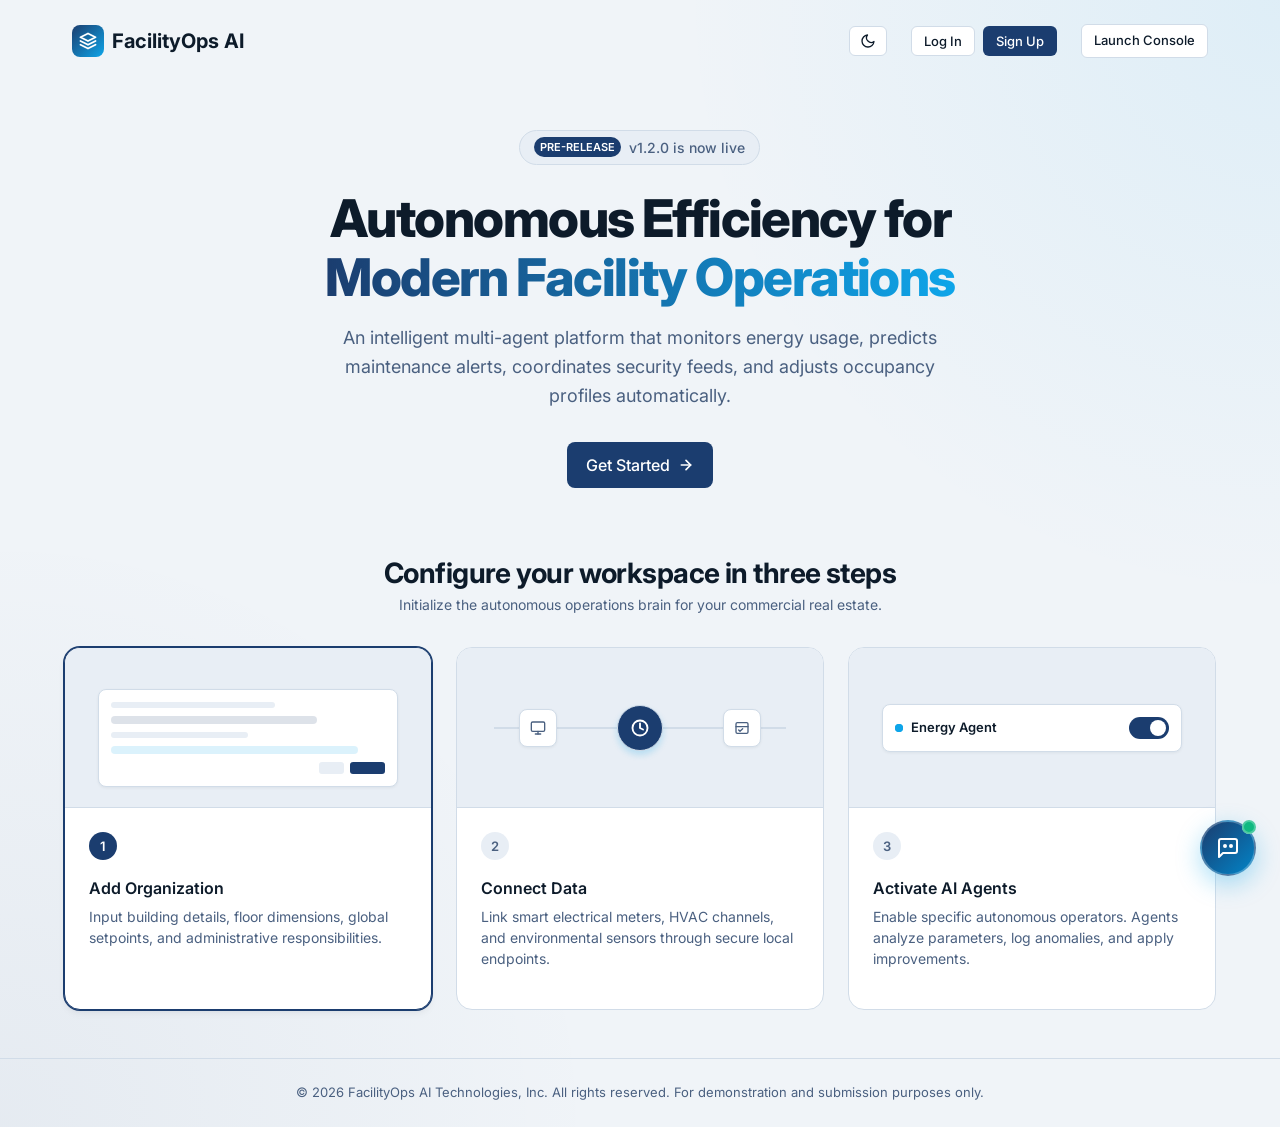
<file: index.html>
<!DOCTYPE html>
<html lang="en">
<head>
  <meta charset="UTF-8">
  <meta name="viewport" content="width=device-width, initial-scale=1.0">
  <title>Agentic FacilityOps AI Platform | Welcome</title>
  <link rel="stylesheet" href="style.css">
</head>
<body class="landing-body">

  <!-- Minimal Header -->
  <header class="landing-header">
    <div class="brand">
      <div class="brand-icon">
        <svg viewBox="0 0 24 24">
          <path d="M12 2L2 7l10 5 10-5-10-5zM2 17l10 5 10-5M2 12l10 5 10-5" stroke-linecap="round" stroke-linejoin="round"/>
        </svg>
      </div>
      <span>FacilityOps AI</span>
    </div>
    <div class="landing-nav-links">
      <button class="btn btn-secondary btn-sm" id="theme-toggle" aria-label="Toggle Dark/Light Mode" style="padding: 6px 10px;">
        <svg class="theme-icon-moon" width="16" height="16" viewBox="0 0 24 24" fill="none" stroke="currentColor" stroke-width="2" stroke-linecap="round" stroke-linejoin="round">
          <path d="M21 12.79A9 9 0 1 1 11.21 3 7 7 0 0 0 21 12.79z"></path>
        </svg>
        <svg class="theme-icon-sun" width="16" height="16" viewBox="0 0 24 24" fill="none" stroke="currentColor" stroke-width="2" stroke-linecap="round" stroke-linejoin="round" style="display: none;">
          <circle cx="12" cy="12" r="5"></circle>
          <line x1="12" y1="1" x2="12" y2="3"></line>
          <line x1="12" y1="21" x2="12" y2="23"></line>
          <line x1="4.22" y1="4.22" x2="5.64" y2="5.64"></line>
          <line x1="18.36" y1="18.36" x2="19.78" y2="19.78"></line>
          <line x1="1" y1="12" x2="3" y2="12"></line>
          <line x1="21" y1="12" x2="23" y2="12"></line>
          <line x1="4.22" y1="19.78" x2="5.64" y2="18.36"></line>
          <line x1="18.36" y1="5.64" x2="19.78" y2="4.22"></line>
        </svg>
      </button>
      <div id="auth-nav-container" style="display: inline-flex; align-items: center; gap: 8px;">
        <button class="btn btn-secondary btn-sm" id="nav-login-btn">Log In</button>
        <button class="btn btn-primary btn-sm" id="nav-signup-btn">Sign Up</button>
      </div>
      <a href="dashboard.html" class="btn btn-secondary btn-sm" id="launch-console-btn">Launch Console</a>
    </div>
  </header>

  <!-- Hero Section -->
  <main class="hero">
    <div class="hero-badge">
      <span class="hero-badge-tag">Pre-release</span>
      <span class="text-sm font-medium text-muted">v1.2.0 is now live</span>
    </div>
    <h1>Autonomous Efficiency for <br><span>Modern Facility Operations</span></h1>
    <p>
      An intelligent multi-agent platform that monitors energy usage, predicts maintenance alerts, coordinates security feeds, and adjusts occupancy profiles automatically.
    </p>
    <div style="margin-bottom: var(--space-4);">
      <a href="dashboard.html" class="btn btn-primary" id="hero-get-started">
        Get Started
        <svg width="16" height="16" viewBox="0 0 24 24" fill="none" stroke="currentColor" stroke-width="2.5" stroke-linecap="round" stroke-linejoin="round">
          <line x1="5" y1="12" x2="19" y2="12"></line>
          <polyline points="12 5 19 12 12 19"></polyline>
        </svg>
      </a>
    </div>
  </main>

  <!-- Onboarding Grid Section -->
  <section class="onboarding-section">
    <div class="onboarding-title">
      <h2>Configure your workspace in three steps</h2>
      <p class="text-sm text-muted">Initialize the autonomous operations brain for your commercial real estate.</p>
    </div>

    <div class="onboarding-grid">
      <!-- Step 1: Add Organization -->
      <article class="onboarding-card active-step">
        <div class="onboarding-card-visual">
          <div class="visual-form">
            <div class="visual-form-line"></div>
            <div class="visual-form-line" style="width: 75%; height: 8px; background: var(--color-primary); opacity: 0.15; border-radius: 4px;"></div>
            <div class="visual-form-line" style="width: 50%;"></div>
            <div class="visual-form-line" style="width: 90%; height: 8px; background: var(--color-accent); opacity: 0.15; border-radius: 4px;"></div>
            <div style="display: flex; gap: 6px; justify-content: flex-end; margin-top: 6px;">
              <div style="width: 25px; height: 12px; background: var(--color-hover); border-radius: 3px;"></div>
              <div style="width: 35px; height: 12px; background: var(--color-primary); border-radius: 3px;"></div>
            </div>
          </div>
        </div>
        <div class="onboarding-card-body">
          <div class="onboarding-step-num">1</div>
          <h3 class="text-base font-semibold" style="margin-bottom: 6px;">Add Organization</h3>
          <p class="text-sm text-muted" style="margin-bottom: var(--space-2);">
            Input building details, floor dimensions, global setpoints, and administrative responsibilities.
          </p>
        </div>
      </article>

      <!-- Step 2: Connect Data -->
      <article class="onboarding-card">
        <div class="onboarding-card-visual">
          <div class="visual-connectors">
            <!-- BMS Node -->
            <div class="connector-node" title="Building Management System">
              <svg width="16" height="16" viewBox="0 0 24 24" fill="none" stroke="currentColor" stroke-width="2" stroke-linecap="round" stroke-linejoin="round">
                <rect x="2" y="3" width="20" height="14" rx="2" ry="2"></rect>
                <line x1="8" y1="21" x2="16" y2="21"></line>
                <line x1="12" y1="17" x2="12" y2="21"></line>
              </svg>
            </div>
            
            <!-- Central Node -->
            <div class="connector-node connector-center" title="FacilityOps AI Core">
              <svg width="18" height="18" viewBox="0 0 24 24" fill="none" stroke="currentColor" stroke-width="2.5" stroke-linecap="round" stroke-linejoin="round">
                <path d="M12 22c5.523 0 10-4.477 10-10S17.523 2 12 2 2 6.477 2 12s4.477 10 10 10z"></path>
                <path d="M12 6v6l4 2"></path>
              </svg>
            </div>

            <!-- Smart Meter Node -->
            <div class="connector-node" title="Smart Meters & Sensors">
              <svg width="16" height="16" viewBox="0 0 24 24" fill="none" stroke="currentColor" stroke-width="2" stroke-linecap="round" stroke-linejoin="round">
                <rect x="3" y="4" width="18" height="16" rx="2" ry="2"></rect>
                <line x1="3" y1="10" x2="21" y2="10"></line>
                <path d="M7 15l2 2 4-4"></path>
              </svg>
            </div>
            
            <!-- Connecting lines -->
            <div class="connector-line"></div>
            <div class="connector-line-pulse"></div>
          </div>
        </div>
        <div class="onboarding-card-body">
          <div class="onboarding-step-num">2</div>
          <h3 class="text-base font-semibold" style="margin-bottom: 6px;">Connect Data</h3>
          <p class="text-sm text-muted" style="margin-bottom: var(--space-2);">
            Link smart electrical meters, HVAC channels, and environmental sensors through secure local endpoints.
          </p>
        </div>
      </article>

      <!-- Step 3: Activate AI Agents -->
      <article class="onboarding-card">
        <div class="onboarding-card-visual">
          <div class="visual-agent-toggle">
            <div class="visual-agent-label">
              <span class="status-dot pulse" style="background-color: var(--color-accent)"></span>
              <span>Energy Agent</span>
            </div>
            <div class="toggle-switch"></div>
          </div>
        </div>
        <div class="onboarding-card-body">
          <div class="onboarding-step-num">3</div>
          <h3 class="text-base font-semibold" style="margin-bottom: 6px;">Activate AI Agents</h3>
          <p class="text-sm text-muted" style="margin-bottom: var(--space-2);">
            Enable specific autonomous operators. Agents analyze parameters, log anomalies, and apply improvements.
          </p>
        </div>
      </article>
    </div>
  </section>

  <!-- Footer -->
  <footer class="landing-footer">
    <p>&copy; 2026 FacilityOps AI Technologies, Inc. All rights reserved. For demonstration and submission purposes only.</p>
  </footer>

  <!-- Auth Modal -->
  <div id="auth-modal" class="auth-modal-overlay" style="display: none;">
    <div class="auth-modal-card">
      <button class="auth-modal-close" id="auth-modal-close" aria-label="Close modal">&times;</button>
      <div id="auth-notice" class="auth-notice" style="display: none;">
        Please log in or sign up to access and configure your workspace.
      </div>
      
      <!-- Login View -->
      <div id="auth-login-view" class="auth-view">
        <div class="auth-modal-header">
          <h3 class="auth-modal-title">Welcome Back</h3>
          <p class="auth-modal-subtitle">Sign in to your FacilityOps AI account</p>
        </div>
        <form id="login-form" class="auth-form">
          <div class="form-group">
            <label class="form-label" for="login-email">Email Address</label>
            <input type="email" id="login-email" class="form-control" placeholder="name@company.com" required>
          </div>
          <div class="form-group">
            <label class="form-label" for="login-password">Password</label>
            <input type="password" id="login-password" class="form-control" placeholder="••••••••" required>
          </div>
          <button type="submit" class="btn btn-primary auth-submit-btn">Log In</button>
        </form>
        <div class="auth-toggle-text">
          Don't have an account? <a href="#" id="switch-to-signup">Sign up</a>
        </div>
      </div>

      <!-- Sign Up View -->
      <div id="auth-signup-view" class="auth-view" style="display: none;">
        <div class="auth-modal-header">
          <h3 class="auth-modal-title">Create an Account</h3>
          <p class="auth-modal-subtitle">Get started with FacilityOps AI platform</p>
        </div>
        <form id="signup-form" class="auth-form">
          <div class="form-group">
            <label class="form-label" for="signup-name">Full Name</label>
            <input type="text" id="signup-name" class="form-control" placeholder="Jane Doe" required>
          </div>
          <div class="form-group">
            <label class="form-label" for="signup-email">Email Address</label>
            <input type="email" id="signup-email" class="form-control" placeholder="name@company.com" required>
          </div>
          <div class="form-group">
            <label class="form-label" for="signup-password">Password</label>
            <input type="password" id="signup-password" class="form-control" placeholder="••••••••" required>
          </div>
          <div class="form-group">
            <label class="form-label" for="signup-confirm-password">Confirm Password</label>
            <input type="password" id="signup-confirm-password" class="form-control" placeholder="••••••••" required>
          </div>
          <button type="submit" class="btn btn-primary auth-submit-btn">Sign Up</button>
        </form>
        <div class="auth-toggle-text">
          Already have an account? <a href="#" id="switch-to-login">Log In</a>
        </div>
      </div>
    </div>
  </div>

  <script src="script.js"></script>
</body>
</html>
</file>
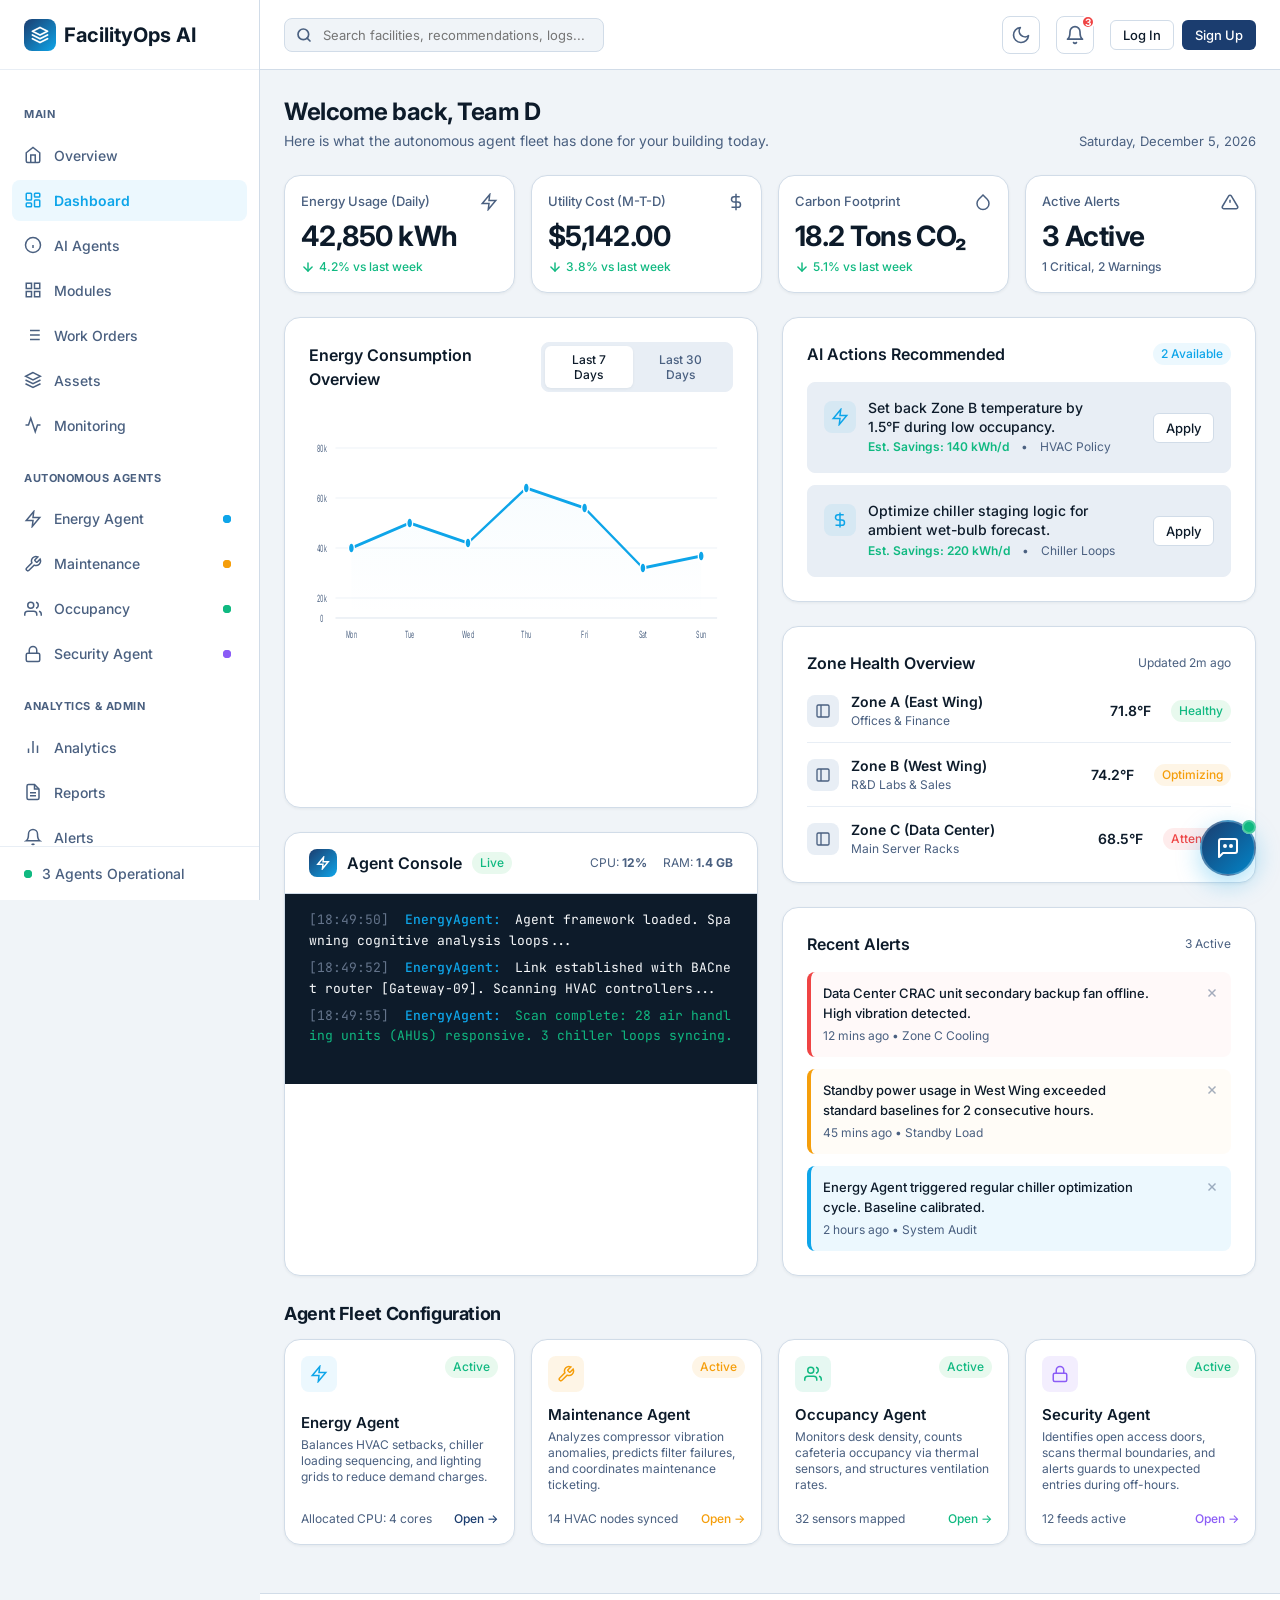
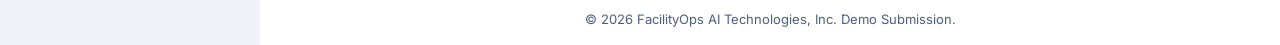
<file: dashboard.html>
<!DOCTYPE html>
<html lang="en">
<head>
  <meta charset="UTF-8">
  <meta name="viewport" content="width=device-width, initial-scale=1.0">
  <title>Agentic FacilityOps AI Platform | Dashboard</title>
  <meta name="description" content="AI-powered facility operations dashboard for autonomous energy, maintenance, and occupancy management.">
  <link rel="stylesheet" href="style.css">
</head>
<body>

  <div class="dashboard-wrapper">
    <!-- Sidebar Navigation -->
    <aside class="sidebar" id="sidebar">
      <div class="sidebar-header">
        <div class="brand">
          <div class="brand-icon">
            <svg viewBox="0 0 24 24">
              <path d="M12 2L2 7l10 5 10-5-10-5zM2 17l10 5 10-5M2 12l10 5 10-5" stroke-linecap="round" stroke-linejoin="round"/>
            </svg>
          </div>
          <span>FacilityOps AI</span>
        </div>
      </div>

      <nav style="flex: 1; overflow-y: auto;">
        <ul class="sidebar-menu">
          <li class="menu-label">Main</li>
          <li class="sidebar-menu-item" id="menu-overview" data-view="view-overview">
            <a href="#" id="nav-overview">
              <div class="sidebar-menu-item-link-content">
                <svg viewBox="0 0 24 24"><path d="M3 9l9-7 9 7v11a2 2 0 0 1-2 2H5a2 2 0 0 1-2-2z"></path><polyline points="9 22 9 12 15 12 15 22"></polyline></svg>
                <span>Overview</span>
              </div>
            </a>
          </li>
          <li class="sidebar-menu-item active" id="menu-dashboard" data-view="view-dashboard">
            <a href="#" id="nav-dashboard">
              <div class="sidebar-menu-item-link-content">
                <svg viewBox="0 0 24 24"><rect x="3" y="3" width="7" height="9" rx="1"></rect><rect x="14" y="3" width="7" height="5" rx="1"></rect><rect x="14" y="12" width="7" height="9" rx="1"></rect><rect x="3" y="16" width="7" height="5" rx="1"></rect></svg>
                <span>Dashboard</span>
              </div>
            </a>
          </li>
          <li class="sidebar-menu-item" id="menu-ai-agents" data-view="view-ai-agents">
            <a href="#" id="nav-ai-agents">
              <div class="sidebar-menu-item-link-content">
                <svg viewBox="0 0 24 24"><circle cx="12" cy="12" r="10"></circle><path d="M12 16v-4"></path><path d="M12 8h.01"></path></svg>
                <span>AI Agents</span>
              </div>
            </a>
          </li>
          <li class="sidebar-menu-item" id="menu-modules" data-view="view-modules">
            <a href="#" id="nav-modules">
              <div class="sidebar-menu-item-link-content">
                <svg viewBox="0 0 24 24"><rect x="3" y="3" width="7" height="7"></rect><rect x="14" y="3" width="7" height="7"></rect><rect x="14" y="14" width="7" height="7"></rect><rect x="3" y="14" width="7" height="7"></rect></svg>
                <span>Modules</span>
              </div>
            </a>
          </li>
          <li class="sidebar-menu-item" id="menu-work-orders" data-view="view-work-orders">
            <a href="#" id="nav-work-orders">
              <div class="sidebar-menu-item-link-content">
                <svg viewBox="0 0 24 24"><line x1="8" y1="6" x2="21" y2="6"></line><line x1="8" y1="12" x2="21" y2="12"></line><line x1="8" y1="18" x2="21" y2="18"></line><line x1="3" y1="6" x2="3.01" y2="6"></line><line x1="3" y1="12" x2="3.01" y2="12"></line><line x1="3" y1="18" x2="3.01" y2="18"></line></svg>
                <span>Work Orders</span>
              </div>
            </a>
          </li>
          <li class="sidebar-menu-item" id="menu-assets" data-view="view-assets">
            <a href="#" id="nav-assets">
              <div class="sidebar-menu-item-link-content">
                <svg viewBox="0 0 24 24"><polygon points="12 2 2 7 12 12 22 7 12 2"></polygon><polyline points="2 17 12 22 22 17"></polyline><polyline points="2 12 12 17 22 12"></polyline></svg>
                <span>Assets</span>
              </div>
            </a>
          </li>
          <li class="sidebar-menu-item" id="menu-monitoring" data-view="view-monitoring">
            <a href="#" id="nav-monitoring">
              <div class="sidebar-menu-item-link-content">
                <svg viewBox="0 0 24 24"><polyline points="22 12 18 12 15 21 9 3 6 12 2 12"></polyline></svg>
                <span>Monitoring</span>
              </div>
            </a>
          </li>

          <li class="menu-label">Autonomous Agents</li>
          <li class="sidebar-menu-item" id="menu-energy" data-view="view-energy">
            <a href="#" id="nav-energy">
              <div class="sidebar-menu-item-link-content">
                <svg viewBox="0 0 24 24">
                  <polygon points="13 2 3 14 12 14 11 22 21 10 12 10 13 2"></polygon>
                </svg>
                <span>Energy Agent</span>
              </div>
              <span class="status-dot pulse" style="background-color: var(--color-accent); margin-right: 4px;" title="Active"></span>
            </a>
          </li>
          <li class="sidebar-menu-item" id="menu-maintenance" data-view="view-maintenance">
            <a href="#" id="nav-maintenance">
              <div class="sidebar-menu-item-link-content">
                <svg viewBox="0 0 24 24">
                  <path d="M14.7 6.3a1 1 0 0 0 0 1.4l1.6 1.6a1 1 0 0 0 1.4 0l3.77-3.77a6 6 0 0 1-7.94 7.94l-6.91 6.91a2.12 2.12 0 0 1-3-3l6.91-6.91a6 6 0 0 1 7.94-7.94l-3.76 3.76z"></path>
                </svg>
                <span>Maintenance</span>
              </div>
              <span class="status-dot pulse" style="background-color: var(--color-warning); margin-right: 4px;" title="Active"></span>
            </a>
          </li>
          <li class="sidebar-menu-item" id="menu-occupancy" data-view="view-occupancy">
            <a href="#" id="nav-occupancy">
              <div class="sidebar-menu-item-link-content">
                <svg viewBox="0 0 24 24">
                  <path d="M17 21v-2a4 4 0 0 0-4-4H5a4 4 0 0 0-4 4v2"></path>
                  <circle cx="9" cy="7" r="4"></circle>
                  <path d="M23 21v-2a4 4 0 0 0-3-3.87"></path>
                  <path d="M16 3.13a4 4 0 0 1 0 7.75"></path>
                </svg>
                <span>Occupancy</span>
              </div>
              <span class="status-dot pulse" style="background-color: var(--color-success); margin-right: 4px;" title="Active"></span>
            </a>
          </li>
          <li class="sidebar-menu-item" id="menu-security" data-view="view-security">
            <a href="#" id="nav-security">
              <div class="sidebar-menu-item-link-content">
                <svg viewBox="0 0 24 24">
                  <rect x="3" y="11" width="18" height="11" rx="2" ry="2"></rect>
                  <path d="M7 11V7a5 5 0 0 1 10 0v4"></path>
                </svg>
                <span>Security Agent</span>
              </div>
              <span class="status-dot pulse" style="background-color: #8B5CF6; margin-right: 4px;" title="Active"></span>
            </a>
          </li>

          <li class="menu-label">Analytics &amp; Admin</li>
          <li class="sidebar-menu-item" id="menu-analytics" data-view="view-analytics">
            <a href="#" id="nav-analytics">
              <div class="sidebar-menu-item-link-content">
                <svg viewBox="0 0 24 24"><line x1="18" y1="20" x2="18" y2="10"></line><line x1="12" y1="20" x2="12" y2="4"></line><line x1="6" y1="20" x2="6" y2="14"></line></svg>
                <span>Analytics</span>
              </div>
            </a>
          </li>
          <li class="sidebar-menu-item" id="menu-reports" data-view="view-reports">
            <a href="#" id="nav-reports">
              <div class="sidebar-menu-item-link-content">
                <svg viewBox="0 0 24 24">
                  <path d="M14 2H6a2 2 0 0 0-2 2v16a2 2 0 0 0 2 2h12a2 2 0 0 0 2-2V8z"></path>
                  <polyline points="14 2 14 8 20 8"></polyline>
                  <line x1="16" y1="13" x2="8" y2="13"></line>
                  <line x1="16" y1="17" x2="8" y2="17"></line>
                </svg>
                <span>Reports</span>
              </div>
            </a>
          </li>
          <li class="sidebar-menu-item" id="menu-alerts" data-view="view-alerts">
            <a href="#" id="nav-alerts">
              <div class="sidebar-menu-item-link-content">
                <svg viewBox="0 0 24 24"><path d="M18 8A6 6 0 0 0 6 8c0 7-3 9-3 9h18s-3-2-3-9"></path><path d="M13.73 21a2 2 0 0 1-3.46 0"></path></svg>
                <span>Alerts</span>
              </div>
            </a>
          </li>
          <li class="sidebar-menu-item" id="menu-schedules" data-view="view-schedules">
            <a href="#" id="nav-schedules">
              <div class="sidebar-menu-item-link-content">
                <svg viewBox="0 0 24 24"><rect x="3" y="4" width="18" height="18" rx="2" ry="2"></rect><line x1="16" y1="2" x2="16" y2="6"></line><line x1="8" y1="2" x2="8" y2="6"></line><line x1="3" y1="10" x2="21" y2="10"></line></svg>
                <span>Schedules</span>
              </div>
            </a>
          </li>
          <li class="sidebar-menu-item" id="menu-integrations" data-view="view-integrations">
            <a href="#" id="nav-integrations">
              <div class="sidebar-menu-item-link-content">
                <svg viewBox="0 0 24 24"><path d="M10 13a5 5 0 0 0 7.54.54l3-3a5 5 0 0 0-7.07-7.07l-1.72 1.71"></path><path d="M14 11a5 5 0 0 0-7.54-.54l-3 3a5 5 0 0 0 7.07 7.07l1.71-1.71"></path></svg>
                <span>Integrations</span>
              </div>
            </a>
          </li>
          <li class="sidebar-menu-item" id="menu-settings" data-view="view-settings">
            <a href="#" id="nav-settings">
              <div class="sidebar-menu-item-link-content">
                <svg viewBox="0 0 24 24">
                  <circle cx="12" cy="12" r="3"></circle>
                  <path d="M19.4 15a1.65 1.65 0 0 0 .33 1.82l.06.06a2 2 0 1 1-2.83 2.83l-.06-.06a1.65 1.65 0 0 0-1.82-.33 1.65 1.65 0 0 0-1 1.51V21a2 2 0 0 1-4 0v-.09A1.65 1.65 0 0 0 9 19.4a1.65 1.65 0 0 0-1.82.33l-.06.06a2 2 0 1 1-2.83-2.83l.06-.06a1.65 1.65 0 0 0 .33-1.82 1.65 1.65 0 0 0-1.51-1H3a2 2 0 0 1 0-4h.09A1.65 1.65 0 0 0 4.6 9a1.65 1.65 0 0 0-.33-1.82l-.06-.06a2 2 0 1 1 2.83-2.83l.06.06a1.65 1.65 0 0 0 1.82.33H9a1.65 1.65 0 0 0 1-1.51V3a2 2 0 0 1 4 0v.09a1.65 1.65 0 0 0 1 1.51 1.65 1.65 0 0 0 1.82-.33l.06-.06a2 2 0 1 1 2.83 2.83l-.06.06a1.65 1.65 0 0 0-.33 1.82V9a1.65 1.65 0 0 0 1.51 1H21a2 2 0 0 1 0 4h-.09a1.65 1.65 0 0 0-1.51 1z"></path>
                </svg>
                <span>Settings</span>
              </div>
            </a>
          </li>
        </ul>
      </nav>

      <div class="sidebar-footer">
        <div class="system-status-indicator">
          <span class="status-dot pulse"></span>
          <span class="font-medium text-sm text-muted">3 Agents Operational</span>
        </div>
      </div>
    </aside>

    <!-- Main Panel -->
    <main class="main-panel">
      <!-- Topbar Navigation -->
      <header class="topbar">
        <div style="display: flex; align-items: center; gap: var(--space-2);">
          <button class="menu-toggle-btn" id="menu-toggle" aria-label="Toggle Navigation Sidebar">
            <svg viewBox="0 0 24 24">
              <line x1="3" y1="12" x2="21" y2="12"></line>
              <line x1="3" y1="6" x2="21" y2="6"></line>
              <line x1="3" y1="18" x2="21" y2="18"></line>
            </svg>
          </button>
          
          <div class="topbar-search">
            <svg viewBox="0 0 24 24" fill="none" stroke="currentColor" stroke-width="2.5" stroke-linecap="round" stroke-linejoin="round">
              <circle cx="11" cy="11" r="8"></circle>
              <line x1="21" y1="21" x2="16.65" y2="16.65"></line>
            </svg>
            <input type="text" class="topbar-search-input" placeholder="Search facilities, recommendations, logs..." id="main-search">
          </div>
        </div>

        <div class="topbar-actions">
          <button class="topbar-btn" id="theme-toggle" aria-label="Toggle Dark/Light Mode">
            <svg class="theme-icon-moon" width="20" height="20" viewBox="0 0 24 24" fill="none" stroke="currentColor" stroke-width="2" stroke-linecap="round" stroke-linejoin="round">
              <path d="M21 12.79A9 9 0 1 1 11.21 3 7 7 0 0 0 21 12.79z"></path>
            </svg>
            <svg class="theme-icon-sun" width="20" height="20" viewBox="0 0 24 24" fill="none" stroke="currentColor" stroke-width="2" stroke-linecap="round" stroke-linejoin="round" style="display: none;">
              <circle cx="12" cy="12" r="5"></circle>
              <line x1="12" y1="1" x2="12" y2="3"></line>
              <line x1="12" y1="21" x2="12" y2="23"></line>
              <line x1="4.22" y1="4.22" x2="5.64" y2="5.64"></line>
              <line x1="18.36" y1="18.36" x2="19.78" y2="19.78"></line>
              <line x1="1" y1="12" x2="3" y2="12"></line>
              <line x1="21" y1="12" x2="23" y2="12"></line>
              <line x1="4.22" y1="19.78" x2="5.64" y2="18.36"></line>
              <line x1="18.36" y1="5.64" x2="19.78" y2="4.22"></line>
            </svg>
          </button>

          <button class="topbar-btn" aria-label="Notifications" id="notifications-btn">
            <svg width="20" height="20" viewBox="0 0 24 24" fill="none" stroke="currentColor" stroke-width="2" stroke-linecap="round" stroke-linejoin="round">
              <path d="M18 8A6 6 0 0 0 6 8c0 7-3 9-3 9h18s-3-2-3-9"></path>
              <path d="M13.73 21a2 2 0 0 1-3.46 0"></path>
            </svg>
            <div class="topbar-btn-badge" id="notifications-badge">3</div>
          </button>

          <div id="dashboard-auth-container" style="display: flex; align-items: center; gap: 8px;">
            <div class="user-profile" id="user-profile-widget">
              <div class="avatar" id="user-avatar-display" title="User Profile">TD</div>
              <div class="user-info">
                <span class="user-name" id="user-name-display">Team D</span>
                <span class="user-role">Facility Operations Lead</span>
              </div>
              <button class="btn-logout-link" id="dashboard-logout-btn" title="Log Out" style="margin-left: 6px;">
                <svg width="14" height="14" viewBox="0 0 24 24" fill="none" stroke="currentColor" stroke-width="2" stroke-linecap="round" stroke-linejoin="round"><path d="M9 21H5a2 2 0 0 1-2-2V5a2 2 0 0 1 2-2h4"></path><polyline points="16 17 21 12 16 7"></polyline><line x1="21" y1="12" x2="9" y2="12"></line></svg>
              </button>
            </div>
            <div id="dashboard-auth-btns" style="display: none; align-items: center; gap: 8px;">
              <button class="btn btn-secondary btn-sm" id="dash-login-btn">Log In</button>
              <button class="btn btn-primary btn-sm" id="dash-signup-btn">Sign Up</button>
            </div>
          </div>
        </div>
      </header>

      <!-- ================================================================
           VIEW: DASHBOARD (default)
           ================================================================ -->
      <section class="dashboard-content agent-view" id="view-dashboard">
        <!-- Welcome Banner -->
        <div class="welcome-section">
          <div class="welcome-info">
            <h1>Welcome back, Team D</h1>
            <p class="text-sm text-muted">Here is what the autonomous agent fleet has done for your building today.</p>
          </div>
          <div class="welcome-date" id="live-date">Wednesday, July 8, 2026</div>
        </div>

        <!-- 4 KPI Cards Grid -->
        <div class="kpis-grid">
          <div class="card kpi-card">
            <div class="kpi-title-row">
              <span>Energy Usage (Daily)</span>
              <svg viewBox="0 0 24 24"><polygon points="13 2 3 14 12 14 11 22 21 10 12 10 13 2"></polygon></svg>
            </div>
            <div>
              <div class="kpi-value" id="kpi-energy">42,850 kWh</div>
              <div class="kpi-trend trend-down">
                <svg width="14" height="14" viewBox="0 0 24 24" fill="none" stroke="currentColor" stroke-width="2.5" stroke-linecap="round" stroke-linejoin="round">
                  <line x1="12" y1="5" x2="12" y2="19"></line><polyline points="19 12 12 19 5 12"></polyline>
                </svg>
                <span>4.2% vs last week</span>
              </div>
            </div>
          </div>

          <div class="card kpi-card">
            <div class="kpi-title-row">
              <span>Utility Cost (M-T-D)</span>
              <svg viewBox="0 0 24 24"><line x1="12" y1="1" x2="12" y2="23"></line><path d="M17 5H9.5a3.5 3.5 0 0 0 0 7h5a3.5 3.5 0 0 1 0 7H6"></path></svg>
            </div>
            <div>
              <div class="kpi-value" id="kpi-cost">$5,142.00</div>
              <div class="kpi-trend trend-down">
                <svg width="14" height="14" viewBox="0 0 24 24" fill="none" stroke="currentColor" stroke-width="2.5" stroke-linecap="round" stroke-linejoin="round">
                  <line x1="12" y1="5" x2="12" y2="19"></line><polyline points="19 12 12 19 5 12"></polyline>
                </svg>
                <span>3.8% vs last week</span>
              </div>
            </div>
          </div>

          <div class="card kpi-card">
            <div class="kpi-title-row">
              <span>Carbon Footprint</span>
              <svg viewBox="0 0 24 24"><path d="M12 2.69l5.66 5.66a8 8 0 1 1-11.31 0z"></path></svg>
            </div>
            <div>
              <div class="kpi-value" id="kpi-carbon">18.2 Tons CO₂</div>
              <div class="kpi-trend trend-down">
                <svg width="14" height="14" viewBox="0 0 24 24" fill="none" stroke="currentColor" stroke-width="2.5" stroke-linecap="round" stroke-linejoin="round">
                  <line x1="12" y1="5" x2="12" y2="19"></line><polyline points="19 12 12 19 5 12"></polyline>
                </svg>
                <span>5.1% vs last week</span>
              </div>
            </div>
          </div>

          <div class="card kpi-card">
            <div class="kpi-title-row">
              <span>Active Alerts</span>
              <svg viewBox="0 0 24 24"><path d="M10.29 3.86L1.82 18a2 2 0 0 0 1.71 3h16.94a2 2 0 0 0 1.71-3L13.71 3.86a2 2 0 0 0-3.42 0z"></path><line x1="12" y1="9" x2="12" y2="13"></line><line x1="12" y1="17" x2="12.01" y2="17"></line></svg>
            </div>
            <div>
              <div class="kpi-value" id="kpi-alerts">3 Active</div>
              <div class="kpi-trend trend-neutral">
                <span>1 Critical, 2 Warnings</span>
              </div>
            </div>
          </div>
        </div>

        <!-- Main Dashboard Grid -->
        <div class="dashboard-grid">
          <!-- Column 1: Chart & Console -->
          <div class="grid-column">
            <article class="card">
              <div class="chart-card-header">
                <h2 class="card-title">Energy Consumption Overview</h2>
                <div class="chart-tabs">
                  <button class="chart-tab active" id="tab-7d">Last 7 Days</button>
                  <button class="chart-tab" id="tab-30d">Last 30 Days</button>
                </div>
              </div>
              <div class="chart-container" id="chart-parent">
                <svg class="chart-svg" viewBox="0 0 800 250" preserveAspectRatio="none">
                  <defs>
                    <linearGradient id="chart-gradient" x1="0" y1="0" x2="0" y2="1">
                      <stop offset="0%" stop-color="var(--color-accent)" stop-opacity="0.25"/>
                      <stop offset="100%" stop-color="var(--color-accent)" stop-opacity="0.0"/>
                    </linearGradient>
                  </defs>
                  <line class="chart-grid-line" x1="50" y1="40" x2="770" y2="40"></line>
                  <line class="chart-grid-line" x1="50" y1="90" x2="770" y2="90"></line>
                  <line class="chart-grid-line" x1="50" y1="140" x2="770" y2="140"></line>
                  <line class="chart-grid-line" x1="50" y1="190" x2="770" y2="190"></line>
                  <line class="chart-axis-line" x1="50" y1="210" x2="770" y2="210"></line>
                  <text class="chart-axis-text" x="15" y="44">80k</text>
                  <text class="chart-axis-text" x="15" y="94">60k</text>
                  <text class="chart-axis-text" x="15" y="144">40k</text>
                  <text class="chart-axis-text" x="15" y="194">20k</text>
                  <text class="chart-axis-text" x="20" y="214">0</text>
                  <text class="chart-axis-text" x="80" y="230" text-anchor="middle">Mon</text>
                  <text class="chart-axis-text" x="190" y="230" text-anchor="middle">Tue</text>
                  <text class="chart-axis-text" x="300" y="230" text-anchor="middle">Wed</text>
                  <text class="chart-axis-text" x="410" y="230" text-anchor="middle">Thu</text>
                  <text class="chart-axis-text" x="520" y="230" text-anchor="middle">Fri</text>
                  <text class="chart-axis-text" x="630" y="230" text-anchor="middle">Sat</text>
                  <text class="chart-axis-text" x="740" y="230" text-anchor="middle">Sun</text>
                  <path class="chart-line-gradient" id="chart-area-path" d="M 80 140 L 190 115 L 300 135 L 410 80 L 520 100 L 630 160 L 740 148 L 740 210 L 80 210 Z"></path>
                  <path class="chart-line" id="chart-stroke-path" d="M 80 140 L 190 115 L 300 135 L 410 80 L 520 100 L 630 160 L 740 148"></path>
                  <circle class="chart-node" cx="80" cy="140" data-value="48,200 kWh" data-day="Monday"></circle>
                  <circle class="chart-node" cx="190" cy="115" data-value="52,400 kWh" data-day="Tuesday"></circle>
                  <circle class="chart-node" cx="300" cy="135" data-value="49,100 kWh" data-day="Wednesday"></circle>
                  <circle class="chart-node" cx="410" cy="80" data-value="61,800 kWh" data-day="Thursday"></circle>
                  <circle class="chart-node" cx="520" cy="100" data-value="56,200 kWh" data-day="Friday"></circle>
                  <circle class="chart-node" cx="630" cy="160" data-value="41,200 kWh" data-day="Saturday"></circle>
                  <circle class="chart-node" cx="740" cy="148" data-value="44,800 kWh" data-day="Sunday"></circle>
                </svg>
                <div class="chart-tooltip" id="chart-tooltip"></div>
              </div>
            </article>

            <article class="card console-card">
              <div class="console-header">
                <div class="console-title-wrap">
                  <div class="brand-icon" style="background-color: var(--color-accent); width: 28px; height: 28px;">
                    <svg viewBox="0 0 24 24" style="width: 14px; height: 14px;">
                      <polygon points="13 2 3 14 12 14 11 22 21 10 12 10 13 2"></polygon>
                    </svg>
                  </div>
                  <h2 class="card-title">Agent Console</h2>
                  <span class="badge badge-success">Live</span>
                </div>
                <div style="font-size: 0.75rem; color: var(--color-text-secondary); display: flex; gap: var(--space-2);">
                  <span>CPU: <strong>12%</strong></span>
                  <span>RAM: <strong>1.4 GB</strong></span>
                </div>
              </div>
              <div class="console-container" id="console-log">
                <div class="console-line">
                  <span class="console-time">[18:49:50]</span>
                  <span class="console-agent">EnergyAgent:</span>
                  <span class="console-text">Agent framework loaded. Spawning cognitive analysis loops...</span>
                </div>
                <div class="console-line">
                  <span class="console-time">[18:49:52]</span>
                  <span class="console-agent">EnergyAgent:</span>
                  <span class="console-text">Link established with BACnet router [Gateway-09]. Scanning HVAC controllers...</span>
                </div>
                <div class="console-line">
                  <span class="console-time">[18:49:55]</span>
                  <span class="console-agent">EnergyAgent:</span>
                  <span class="console-text highlight">Scan complete: 28 air handling units (AHUs) responsive. 3 chiller loops syncing.</span>
                </div>
              </div>
            </article>
          </div>

          <!-- Column 2: Recommendations, Zones, Alerts -->
          <div class="grid-column">
            <article class="card">
              <div class="card-header">
                <h2 class="card-title">AI Actions Recommended</h2>
                <span class="badge badge-primary" id="actions-count">2 Available</span>
              </div>
              <div class="recommendations-list">
                <div class="recommendation-item" id="rec-hvac">
                  <div class="recommendation-info">
                    <div class="recommendation-icon">
                      <svg viewBox="0 0 24 24"><polygon points="13 2 3 14 12 14 11 22 21 10 12 10 13 2"></polygon></svg>
                    </div>
                    <div class="recommendation-details">
                      <span class="recommendation-text">Set back Zone B temperature by 1.5°F during low occupancy.</span>
                      <div class="recommendation-meta">
                        <span class="recommendation-savings">Est. Savings: 140 kWh/d</span>
                        <span>•</span>
                        <span>HVAC Policy</span>
                      </div>
                    </div>
                  </div>
                  <button class="btn btn-secondary btn-sm" onclick="applyRecommendation('rec-hvac', 140, 18.2)">
                    <span class="btn-loader"></span>
                    <span class="btn-text-content">Apply</span>
                  </button>
                </div>

                <div class="recommendation-item" id="rec-chiller">
                  <div class="recommendation-info">
                    <div class="recommendation-icon">
                      <svg viewBox="0 0 24 24"><path d="M12 2v20M17 5H9.5a3.5 3.5 0 0 0 0 7h5a3.5 3.5 0 0 1 0 7H6"></path></svg>
                    </div>
                    <div class="recommendation-details">
                      <span class="recommendation-text">Optimize chiller staging logic for ambient wet-bulb forecast.</span>
                      <div class="recommendation-meta">
                        <span class="recommendation-savings">Est. Savings: 220 kWh/d</span>
                        <span>•</span>
                        <span>Chiller Loops</span>
                      </div>
                    </div>
                  </div>
                  <button class="btn btn-secondary btn-sm" onclick="applyRecommendation('rec-chiller', 220, 28.6)">
                    <span class="btn-loader"></span>
                    <span class="btn-text-content">Apply</span>
                  </button>
                </div>
              </div>
            </article>

            <article class="card">
              <div class="card-header">
                <h2 class="card-title">Zone Health Overview</h2>
                <span class="text-xs text-muted">Updated 2m ago</span>
              </div>
              <div class="facility-zones-list">
                <div class="zone-item">
                  <div class="zone-header-wrap">
                    <div class="zone-icon"><svg viewBox="0 0 24 24"><rect x="3" y="3" width="18" height="18" rx="2" ry="2"></rect><line x1="9" y1="3" x2="9" y2="21"></line></svg></div>
                    <div class="zone-details">
                      <span class="zone-name">Zone A (East Wing)</span>
                      <span class="zone-sub">Offices &amp; Finance</span>
                    </div>
                  </div>
                  <div class="zone-stats">
                    <span class="zone-temp">71.8°F</span>
                    <span class="badge badge-success">Healthy</span>
                  </div>
                </div>
                <div class="zone-item">
                  <div class="zone-header-wrap">
                    <div class="zone-icon"><svg viewBox="0 0 24 24"><rect x="3" y="3" width="18" height="18" rx="2" ry="2"></rect><line x1="9" y1="3" x2="9" y2="21"></line></svg></div>
                    <div class="zone-details">
                      <span class="zone-name">Zone B (West Wing)</span>
                      <span class="zone-sub">R&amp;D Labs &amp; Sales</span>
                    </div>
                  </div>
                  <div class="zone-stats">
                    <span class="zone-temp" id="zone-b-temp">74.2°F</span>
                    <span class="badge badge-warning" id="zone-b-status">Optimizing</span>
                  </div>
                </div>
                <div class="zone-item">
                  <div class="zone-header-wrap">
                    <div class="zone-icon"><svg viewBox="0 0 24 24"><rect x="3" y="3" width="18" height="18" rx="2" ry="2"></rect><line x1="9" y1="3" x2="9" y2="21"></line></svg></div>
                    <div class="zone-details">
                      <span class="zone-name">Zone C (Data Center)</span>
                      <span class="zone-sub">Main Server Racks</span>
                    </div>
                  </div>
                  <div class="zone-stats">
                    <span class="zone-temp">68.5°F</span>
                    <span class="badge badge-danger">Attention</span>
                  </div>
                </div>
              </div>
            </article>

            <article class="card">
              <div class="card-header">
                <h2 class="card-title">Recent Alerts</h2>
                <span class="text-xs text-muted" id="alerts-count-text">3 Active</span>
              </div>
              <div class="alerts-list" id="alerts-container">
                <div class="alert-item critical" id="alert-1">
                  <div class="alert-item-body">
                    <span class="alert-desc">Data Center CRAC unit secondary backup fan offline. High vibration detected.</span>
                    <span class="alert-time">12 mins ago • Zone C Cooling</span>
                  </div>
                  <button class="alert-dismiss-btn" onclick="dismissAlert('alert-1')" aria-label="Dismiss Alert">
                    <svg viewBox="0 0 24 24" fill="none" stroke="currentColor"><line x1="18" y1="6" x2="6" y2="18"></line><line x1="6" y1="6" x2="18" y2="18"></line></svg>
                  </button>
                </div>
                <div class="alert-item warning" id="alert-2">
                  <div class="alert-item-body">
                    <span class="alert-desc">Standby power usage in West Wing exceeded standard baselines for 2 consecutive hours.</span>
                    <span class="alert-time">45 mins ago • Standby Load</span>
                  </div>
                  <button class="alert-dismiss-btn" onclick="dismissAlert('alert-2')" aria-label="Dismiss Alert">
                    <svg viewBox="0 0 24 24" fill="none" stroke="currentColor"><line x1="18" y1="6" x2="6" y2="18"></line><line x1="6" y1="6" x2="18" y2="18"></line></svg>
                  </button>
                </div>
                <div class="alert-item info" id="alert-3">
                  <div class="alert-item-body">
                    <span class="alert-desc">Energy Agent triggered regular chiller optimization cycle. Baseline calibrated.</span>
                    <span class="alert-time">2 hours ago • System Audit</span>
                  </div>
                  <button class="alert-dismiss-btn" onclick="dismissAlert('alert-3')" aria-label="Dismiss Alert">
                    <svg viewBox="0 0 24 24" fill="none" stroke="currentColor"><line x1="18" y1="6" x2="6" y2="18"></line><line x1="6" y1="6" x2="18" y2="18"></line></svg>
                  </button>
                </div>
              </div>
            </article>
          </div>
        </div>

        <!-- Agent Fleet Configuration -->
        <div style="margin-top: var(--space-3); margin-bottom: var(--space-2);">
          <h2 class="text-lg font-bold" style="margin-bottom: var(--space-15); letter-spacing: -0.02em;">Agent Fleet Configuration</h2>
          <div class="fleet-grid">
            <article class="card fleet-card" id="fleet-energy" style="cursor:pointer;" onclick="navigateToView('view-energy')">
              <div class="fleet-card-header">
                <div class="fleet-card-icon"><svg viewBox="0 0 24 24"><polygon points="13 2 3 14 12 14 11 22 21 10 12 10 13 2"></polygon></svg></div>
                <span class="badge badge-success">Active</span>
              </div>
              <div class="fleet-card-info">
                <h3>Energy Agent</h3>
                <p>Balances HVAC setbacks, chiller loading sequencing, and lighting grids to reduce demand charges.</p>
              </div>
              <div class="fleet-card-footer">
                <span class="text-xs text-muted">Allocated CPU: 4 cores</span>
                <span class="text-xs text-primary font-medium">Open →</span>
              </div>
            </article>

            <article class="card fleet-card" id="fleet-maintenance" style="cursor:pointer;" onclick="navigateToView('view-maintenance')">
              <div class="fleet-card-header">
                <div class="fleet-card-icon" style="background-color: rgba(245,158,11,0.1); color: var(--color-warning);">
                  <svg viewBox="0 0 24 24"><path d="M14.7 6.3a1 1 0 0 0 0 1.4l1.6 1.6a1 1 0 0 0 1.4 0l3.77-3.77a6 6 0 0 1-7.94 7.94l-6.91 6.91a2.12 2.12 0 0 1-3-3l6.91-6.91a6 6 0 0 1 7.94-7.94l-3.76 3.76z"></path></svg>
                </div>
                <span class="badge badge-warning">Active</span>
              </div>
              <div class="fleet-card-info">
                <h3>Maintenance Agent</h3>
                <p>Analyzes compressor vibration anomalies, predicts filter failures, and coordinates maintenance ticketing.</p>
              </div>
              <div class="fleet-card-footer">
                <span class="text-xs text-muted">14 HVAC nodes synced</span>
                <span class="text-xs font-medium" style="color: var(--color-warning);">Open →</span>
              </div>
            </article>

            <article class="card fleet-card" id="fleet-occupancy" style="cursor:pointer;" onclick="navigateToView('view-occupancy')">
              <div class="fleet-card-header">
                <div class="fleet-card-icon" style="background-color: rgba(16,185,129,0.1); color: var(--color-success);">
                  <svg viewBox="0 0 24 24">
                    <path d="M17 21v-2a4 4 0 0 0-4-4H5a4 4 0 0 0-4 4v2"></path>
                    <circle cx="9" cy="7" r="4"></circle>
                    <path d="M23 21v-2a4 4 0 0 0-3-3.87"></path>
                    <path d="M16 3.13a4 4 0 0 1 0 7.75"></path>
                  </svg>
                </div>
                <span class="badge badge-success">Active</span>
              </div>
              <div class="fleet-card-info">
                <h3>Occupancy Agent</h3>
                <p>Monitors desk density, counts cafeteria occupancy via thermal sensors, and structures ventilation rates.</p>
              </div>
              <div class="fleet-card-footer">
                <span class="text-xs text-muted">32 sensors mapped</span>
                <span class="text-xs font-medium" style="color: var(--color-success);">Open →</span>
              </div>
            </article>

            <article class="card fleet-card" id="fleet-security" style="cursor:pointer;" onclick="navigateToView('view-security')">
              <div class="fleet-card-header">
                <div class="fleet-card-icon" style="background-color: rgba(139,92,246,0.1); color: #8B5CF6;"><svg viewBox="0 0 24 24"><rect x="3" y="11" width="18" height="11" rx="2" ry="2"></rect><path d="M7 11V7a5 5 0 0 1 10 0v4"></path></svg></div>
                <span class="badge badge-success">Active</span>
              </div>
              <div class="fleet-card-info">
                <h3>Security Agent</h3>
                <p>Identifies open access doors, scans thermal boundaries, and alerts guards to unexpected entries during off-hours.</p>
              </div>
              <div class="fleet-card-footer">
                <span class="text-xs text-muted">12 feeds active</span>
                <span class="text-xs font-medium" style="color: #8B5CF6;">Open →</span>
              </div>
            </article>
          </div>
        </div>
      </section>

      <!-- ================================================================
           VIEW: ENERGY AGENT (Enhanced)
           ================================================================ -->
      <section class="dashboard-content agent-view" id="view-energy" style="display:none;">
        <div class="welcome-section">
          <div class="welcome-info">
            <div style="display:flex; align-items:center; gap: var(--space-15); margin-bottom: 6px;">
              <div class="brand-icon" style="background: linear-gradient(135deg,var(--color-primary),var(--color-accent)); width:36px; height:36px;">
                <svg viewBox="0 0 24 24" style="width:18px;height:18px;fill:none;stroke:#fff;stroke-width:2.5"><polygon points="13 2 3 14 12 14 11 22 21 10 12 10 13 2"></polygon></svg>
              </div>
              <h1>Energy Agent</h1>
              <span class="badge badge-success" style="font-size:0.8125rem;">● Active</span>
            </div>
            <p class="text-sm text-muted">Autonomous energy optimization — HVAC, chillers, lighting, and demand management.</p>
          </div>
          <div class="welcome-date" id="energy-date"></div>
        </div>

        <!-- Energy KPIs -->
        <div class="kpis-grid energy-kpis-grid">
          <!-- Monthly Performance Card -->
          <div class="card kpi-card monthly-perf-card">
            <div class="monthly-perf-header">
              <span class="monthly-perf-title">Monthly Performance</span>
              <span class="badge badge-primary">Active Period</span>
            </div>
            <div class="monthly-perf-body">
              <div class="monthly-perf-metric">
                <span class="metric-label">Energy Savings</span>
                <span class="metric-value text-success" id="energy-savings-val">12.4%</span>
                <span class="metric-sub text-muted">↓ vs. baseline target</span>
              </div>
              <div class="monthly-perf-divider"></div>
              <div class="monthly-perf-metric">
                <span class="metric-label">Cost Savings</span>
                <span class="metric-value text-success" id="cost-savings-val">$1,842</span>
                <span class="metric-sub text-muted">vs. $2,200 target</span>
              </div>
              <div class="monthly-perf-divider"></div>
              <div class="monthly-perf-metric">
                <span class="metric-label">Forecast Accuracy</span>
                <span class="metric-value" id="forecast-accuracy-val">94.7%</span>
                <span class="metric-sub text-muted">+1.2% vs last month</span>
              </div>
            </div>
          </div>
          <!-- Peak Demand Avoided -->
          <div class="card kpi-card">
            <div class="kpi-title-row"><span>Peak Demand Avoided</span>
              <svg viewBox="0 0 24 24"><polygon points="13 2 3 14 12 14 11 22 21 10 12 10 13 2"></polygon></svg>
            </div>
            <div>
              <div class="kpi-value">186 kW</div>
              <div class="kpi-trend trend-down"><span>Today's reduction</span></div>
            </div>
          </div>
        </div>

        <!-- Energy 30-day Trend Chart + Key Insights -->
        <div class="dashboard-grid">
          <div class="grid-column">
            <!-- 30-day Energy Trend Chart -->
            <article class="card">
              <div class="chart-card-header">
                <h2 class="card-title">30-Day Energy Trend</h2>
                <span class="badge badge-primary">kWh / day</span>
              </div>
              <div class="chart-container" id="energy-30d-chart-parent" style="height:220px;">
                <svg class="chart-svg" viewBox="0 0 800 220" preserveAspectRatio="none" id="energy-30d-svg">
                  <defs>
                    <linearGradient id="energy-gradient-30d" x1="0" y1="0" x2="0" y2="1">
                      <stop offset="0%" stop-color="var(--color-accent)" stop-opacity="0.3"/>
                      <stop offset="100%" stop-color="var(--color-accent)" stop-opacity="0.0"/>
                    </linearGradient>
                  </defs>
                  <line class="chart-grid-line" x1="50" y1="30" x2="790" y2="30"></line>
                  <line class="chart-grid-line" x1="50" y1="75" x2="790" y2="75"></line>
                  <line class="chart-grid-line" x1="50" y1="120" x2="790" y2="120"></line>
                  <line class="chart-grid-line" x1="50" y1="165" x2="790" y2="165"></line>
                  <line class="chart-axis-line" x1="50" y1="185" x2="790" y2="185"></line>
                  <text class="chart-axis-text" x="5" y="34">70k</text>
                  <text class="chart-axis-text" x="5" y="79">55k</text>
                  <text class="chart-axis-text" x="5" y="124">40k</text>
                  <text class="chart-axis-text" x="5" y="169">25k</text>
                  <!-- Path generated by JS -->
                  <path class="chart-line-gradient" id="energy-30d-area"></path>
                  <path class="chart-line" id="energy-30d-line" style="stroke: var(--color-accent);"></path>
                  <!-- Nodes generated by JS -->
                  <g id="energy-30d-nodes"></g>
                  <!-- X labels generated by JS -->
                  <g id="energy-30d-xlabels"></g>
                </svg>
                <div class="chart-tooltip" id="energy-30d-tooltip"></div>
              </div>
            </article>

            <!-- Connected Assets -->
            <article class="card">
              <div class="card-header">
                <h2 class="card-title">Connected Assets</h2>
                <span class="badge badge-success">All Online</span>
              </div>
              <div class="asset-grid">
                <div class="asset-item">
                  <div class="asset-icon" style="background: var(--color-accent-tint); color: var(--color-accent);">
                    <svg viewBox="0 0 24 24" fill="none" stroke="currentColor" stroke-width="2"><rect x="2" y="3" width="20" height="14" rx="2"></rect><line x1="8" y1="21" x2="16" y2="21"></line><line x1="12" y1="17" x2="12" y2="21"></line></svg>
                  </div>
                  <div class="asset-info">
                    <span class="asset-count">28</span>
                    <span class="asset-label">HVAC Systems</span>
                  </div>
                </div>
                <div class="asset-item">
                  <div class="asset-icon" style="background: rgba(251,191,36,0.1); color: #FBBF24;">
                    <svg viewBox="0 0 24 24" fill="none" stroke="currentColor" stroke-width="2"><circle cx="12" cy="12" r="5"></circle><line x1="12" y1="1" x2="12" y2="3"></line><line x1="12" y1="21" x2="12" y2="23"></line><line x1="4.22" y1="4.22" x2="5.64" y2="5.64"></line><line x1="18.36" y1="18.36" x2="19.78" y2="19.78"></line></svg>
                  </div>
                  <div class="asset-info">
                    <span class="asset-count">64</span>
                    <span class="asset-label">Lighting Zones</span>
                  </div>
                </div>
                <div class="asset-item">
                  <div class="asset-icon" style="background: rgba(16,185,129,0.1); color: var(--color-success);">
                    <svg viewBox="0 0 24 24" fill="none" stroke="currentColor" stroke-width="2"><path d="M12 2.69l5.66 5.66a8 8 0 1 1-11.31 0z"></path></svg>
                  </div>
                  <div class="asset-info">
                    <span class="asset-count">3</span>
                    <span class="asset-label">Chiller Loops</span>
                  </div>
                </div>
                <div class="asset-item">
                  <div class="asset-icon" style="background: rgba(139,92,246,0.1); color: #8B5CF6;">
                    <svg viewBox="0 0 24 24" fill="none" stroke="currentColor" stroke-width="2"><rect x="3" y="4" width="18" height="16" rx="2"></rect><line x1="3" y1="10" x2="21" y2="10"></line><path d="M7 15l2 2 4-4"></path></svg>
                  </div>
                  <div class="asset-info">
                    <span class="asset-count">12</span>
                    <span class="asset-label">Smart Meters</span>
                  </div>
                </div>
              </div>
            </article>
          </div>

          <div class="grid-column">
            <!-- Energy Schedules -->
            <article class="card">
              <div class="card-header">
                <h2 class="card-title">Schedules</h2>
                <span class="badge badge-success">On track</span>
              </div>
              <div style="display:flex; flex-direction:column; gap: var(--space-15);">
                <div class="insight-item">
                  <div class="insight-dot" style="background: var(--color-success);"></div>
                  <div><span class="text-sm font-medium">Daily Chiller Pre-cool</span><br><span class="text-xs text-muted">04:00 AM - 06:00 AM</span></div>
                </div>
                <div class="insight-item">
                  <div class="insight-dot" style="background: var(--color-accent);"></div>
                  <div><span class="text-sm font-medium">Lighting Setback</span><br><span class="text-xs text-muted">08:00 PM - 05:00 AM</span></div>
                </div>
              </div>
            </article>
          </div>

          <div class="grid-column">
            <!-- Top AI Recommendations -->
            <article class="card">
              <div class="card-header">
                <h2 class="card-title">Top Recommendations</h2>
                <span class="badge badge-primary" id="energy-actions-count">3 Available</span>
              </div>
              <div class="recommendations-list">
                <div class="recommendation-item" id="erec-hvac">
                  <div class="recommendation-info">
                    <div class="recommendation-icon">
                      <svg viewBox="0 0 24 24"><rect x="2" y="3" width="20" height="14" rx="2"></rect><line x1="8" y1="21" x2="16" y2="21"></line></svg>
                    </div>
                    <div class="recommendation-details">
                      <span class="recommendation-text">Optimize HVAC Runtime in Zone A by 18%</span>
                      <div class="recommendation-meta">
                        <span class="recommendation-savings">Save: 95 kWh/d</span><span>•</span><span>HVAC</span>
                      </div>
                    </div>
                  </div>
                  <button class="btn btn-secondary btn-sm" onclick="applyEnergyRec('erec-hvac', 95, 12.4, 'HVAC runtime optimized for Zone A. Setpoints updated.')">
                    <span class="btn-loader"></span><span class="btn-text-content">Apply</span>
                  </button>
                </div>
                <div class="recommendation-item" id="erec-lighting">
                  <div class="recommendation-info">
                    <div class="recommendation-icon" style="background: rgba(251,191,36,0.1); color:#FBBF24;">
                      <svg viewBox="0 0 24 24"><circle cx="12" cy="12" r="5"></circle><line x1="12" y1="1" x2="12" y2="3"></line><line x1="12" y1="21" x2="12" y2="23"></line></svg>
                    </div>
                    <div class="recommendation-details">
                      <span class="recommendation-text">Dim underused lighting zones in Level 3 North</span>
                      <div class="recommendation-meta">
                        <span class="recommendation-savings">Save: 42 kWh/d</span><span>•</span><span>Lighting</span>
                      </div>
                    </div>
                  </div>
                  <button class="btn btn-secondary btn-sm" onclick="applyEnergyRec('erec-lighting', 42, 5.5, 'Lighting dimmed 40% in Level 3 North. 8 zones updated.')">
                    <span class="btn-loader"></span><span class="btn-text-content">Apply</span>
                  </button>
                </div>
                <div class="recommendation-item" id="erec-chiller-set">
                  <div class="recommendation-info">
                    <div class="recommendation-icon" style="background: rgba(16,185,129,0.1); color: var(--color-success);">
                      <svg viewBox="0 0 24 24"><path d="M12 2.69l5.66 5.66a8 8 0 1 1-11.31 0z"></path></svg>
                    </div>
                    <div class="recommendation-details">
                      <span class="recommendation-text">Adjust Chiller #2 setpoints to 44°F for wet-bulb conditions</span>
                      <div class="recommendation-meta">
                        <span class="recommendation-savings">Save: 78 kWh/d</span><span>•</span><span>Chiller</span>
                      </div>
                    </div>
                  </div>
                  <button class="btn btn-secondary btn-sm" onclick="applyEnergyRec('erec-chiller-set', 78, 10.1, 'Chiller #2 setpoint adjusted to 44°F. Staging logic recalculated.')">
                    <span class="btn-loader"></span><span class="btn-text-content">Apply</span>
                  </button>
                </div>
              </div>
            </article>

            <!-- Key Insights -->
            <article class="card">
              <div class="card-header">
                <h2 class="card-title">Key Insights</h2>
                <span class="text-xs text-muted">AI Generated</span>
              </div>
              <div style="display:flex; flex-direction:column; gap: var(--space-15);">
                <div class="insight-item">
                  <div class="insight-dot" style="background: var(--color-success);"></div>
                  <div><span class="text-sm font-medium">Peak demand reduced by 22% this month</span><br><span class="text-xs text-muted">Load shifting during 2–5 PM window saved $340</span></div>
                </div>
                <div class="insight-item">
                  <div class="insight-dot" style="background: var(--color-accent);"></div>
                  <div><span class="text-sm font-medium">Chiller efficiency at 94.2% COP this week</span><br><span class="text-xs text-muted">Above industry standard of 88% — optimal performance</span></div>
                </div>
                <div class="insight-item">
                  <div class="insight-dot" style="background: var(--color-warning);"></div>
                  <div><span class="text-sm font-medium">Zone B HVAC runtime spike on Tuesday</span><br><span class="text-xs text-muted">Outdoor temp 91°F caused 18% above normal load</span></div>
                </div>
                <div class="insight-item">
                  <div class="insight-dot" style="background: var(--color-success);"></div>
                  <div><span class="text-sm font-medium">Lighting automation saved 12 kWh daily avg.</span><br><span class="text-xs text-muted">Occupancy-based dimming active in 42 zones</span></div>
                </div>
              </div>
            </article>

            <!-- Energy Agent Console -->
            <article class="card console-card">
              <div class="console-header">
                <div class="console-title-wrap">
                  <div class="brand-icon" style="background-color: var(--color-accent); width: 28px; height: 28px;">
                    <svg viewBox="0 0 24 24" style="width: 14px; height: 14px;"><polygon points="13 2 3 14 12 14 11 22 21 10 12 10 13 2"></polygon></svg>
                  </div>
                  <h2 class="card-title">Energy Agent Console</h2>
                  <span class="badge badge-success">Active</span>
                </div>
              </div>
              <div class="console-container" id="energy-console-log">
                <div class="console-line">
                  <span class="console-time">[Boot]</span>
                  <span class="console-agent">EnergyAgent:</span>
                  <span class="console-text">Monitoring 28 HVAC, 64 lighting zones, 3 chiller loops, 12 smart meters.</span>
                </div>
              </div>
            </article>
          </div>
        </div>
      </section>

      <!-- ================================================================
           VIEW: MAINTENANCE AGENT
           ================================================================ -->
      <section class="dashboard-content agent-view" id="view-maintenance" style="display:none;">
        <div class="welcome-section">
          <div class="welcome-info">
            <div style="display:flex; align-items:center; gap: var(--space-15); margin-bottom: 6px;">
              <div class="brand-icon" style="background: linear-gradient(135deg,#D97706,#F59E0B); width:36px; height:36px;">
                <svg viewBox="0 0 24 24" style="width:18px;height:18px;fill:none;stroke:#fff;stroke-width:2.5"><path d="M14.7 6.3a1 1 0 0 0 0 1.4l1.6 1.6a1 1 0 0 0 1.4 0l3.77-3.77a6 6 0 0 1-7.94 7.94l-6.91 6.91a2.12 2.12 0 0 1-3-3l6.91-6.91a6 6 0 0 1 7.94-7.94l-3.76 3.76z"></path></svg>
              </div>
              <h1>Maintenance Agent</h1>
              <span class="badge badge-warning" style="font-size:0.8125rem;">● Running</span>
            </div>
            <p class="text-sm text-muted">Predictive maintenance — anomaly detection, failure prediction, and automated work order management.</p>
          </div>
          <div style="display:flex; flex-direction:column; align-items:flex-end; gap: 4px;">
            <span class="text-xs text-muted">Last Updated</span>
            <span class="text-sm font-semibold" id="maint-last-updated">2 minutes ago</span>
          </div>
        </div>

        <!-- Maintenance KPIs -->
        <div class="kpis-grid">
          <!-- Status Card -->
          <div class="card kpi-card">
            <div class="kpi-title-row">
              <span>Agent Status</span>
              <span class="badge badge-warning" style="background-color: rgba(245,158,11,0.1); color: var(--color-warning); font-size: 0.75rem;">● Running</span>
            </div>
            <div>
              <div class="kpi-value" style="color: var(--color-warning);">Agent Running</div>
              <div class="kpi-trend trend-neutral">
                <span>Last Updated: </span><span id="maint-status-updated">2 mins ago</span>
              </div>
            </div>
          </div>
          <!-- MTBF Improvement -->
          <div class="card kpi-card">
            <div class="kpi-title-row"><span>MTBF Improvement</span>
              <svg viewBox="0 0 24 24"><polyline points="22 12 18 12 15 21 9 3 6 12 2 12"></polyline></svg>
            </div>
            <div>
              <div class="kpi-value" style="color: var(--color-success);">+31%</div>
              <div class="kpi-trend trend-down"><span>vs. 6-month baseline</span></div>
            </div>
          </div>
          <!-- Work Orders Closed -->
          <div class="card kpi-card">
            <div class="kpi-title-row"><span>Work Orders Closed</span>
              <svg viewBox="0 0 24 24"><path d="M22 11.08V12a10 10 0 1 1-5.93-9.14"></path><polyline points="22 4 12 14.01 9 11.01"></polyline></svg>
            </div>
            <div>
              <div class="kpi-value" id="kpi-maint-closed">47</div>
              <div class="kpi-trend trend-down"><span>This month</span></div>
            </div>
          </div>
          <!-- Downtime Reduced -->
          <div class="card kpi-card">
            <div class="kpi-title-row"><span>Downtime Reduced</span>
              <svg viewBox="0 0 24 24"><circle cx="12" cy="12" r="10"></circle><polyline points="12 6 12 12 16 14"></polyline></svg>
            </div>
            <div>
              <div class="kpi-value" style="color: var(--color-success);">18.5%</div>
              <div class="kpi-trend trend-down"><span>Hours saved: 42h MTD</span></div>
            </div>
          </div>
        </div>

        <!-- Main Maintenance Grid -->
        <div class="dashboard-grid">
          <div class="grid-column">
            <!-- Maintenance Performance Chart -->
            <article class="card">
              <div class="chart-card-header">
                <h2 class="card-title">Maintenance Performance (30 Days)</h2>
                <span class="badge badge-primary">Work Orders</span>
              </div>
              <div class="chart-container" id="maint-chart-parent" style="height:220px;">
                <svg class="chart-svg" viewBox="0 0 800 220" preserveAspectRatio="none">
                  <defs>
                    <linearGradient id="maint-grad-1" x1="0" y1="0" x2="0" y2="1">
                      <stop offset="0%" stop-color="var(--color-warning)" stop-opacity="0.3"/>
                      <stop offset="100%" stop-color="var(--color-warning)" stop-opacity="0"/>
                    </linearGradient>
                    <linearGradient id="maint-grad-2" x1="0" y1="0" x2="0" y2="1">
                      <stop offset="0%" stop-color="var(--color-success)" stop-opacity="0.3"/>
                      <stop offset="100%" stop-color="var(--color-success)" stop-opacity="0"/>
                    </linearGradient>
                  </defs>
                  <line class="chart-grid-line" x1="50" y1="30" x2="790" y2="30"></line>
                  <line class="chart-grid-line" x1="50" y1="80" x2="790" y2="80"></line>
                  <line class="chart-grid-line" x1="50" y1="130" x2="790" y2="130"></line>
                  <line class="chart-grid-line" x1="50" y1="170" x2="790" y2="170"></line>
                  <line class="chart-axis-line" x1="50" y1="185" x2="790" y2="185"></line>
                  <text class="chart-axis-text" x="8" y="34">20</text>
                  <text class="chart-axis-text" x="8" y="84">15</text>
                  <text class="chart-axis-text" x="8" y="134">10</text>
                  <text class="chart-axis-text" x="8" y="174">5</text>
                  <!-- Work orders opened line (warning) -->
                  <path class="chart-line-gradient" id="maint-area-1" style="fill: url(#maint-grad-1);"></path>
                  <path class="chart-line" id="maint-line-1" style="stroke: var(--color-warning);"></path>
                  <!-- Completed tasks line (success) -->
                  <path class="chart-line" id="maint-line-2" style="stroke: var(--color-success); stroke-dasharray: 6,3;"></path>
                  <g id="maint-nodes"></g>
                  <g id="maint-xlabels"></g>
                </svg>
                <div class="chart-legend" id="maint-legend">
                  <div class="legend-item"><span class="legend-dot" style="background:var(--color-warning);"></span><span class="text-xs text-muted">Work Orders</span></div>
                  <div class="legend-item"><span class="legend-dot" style="background:var(--color-success); border-style: dashed;"></span><span class="text-xs text-muted">Completed</span></div>
                </div>
                <div class="chart-tooltip" id="maint-tooltip"></div>
              </div>
            </article>

            <!-- Recent Work Orders -->
            <article class="card">
              <div class="card-header">
                <h2 class="card-title">Recent Work Orders</h2>
                <span class="badge badge-warning">5 Open</span>
              </div>
              <div style="display:flex; flex-direction:column; gap: var(--space-15);">
                <div class="work-order-item">
                  <div class="work-order-info">
                    <span class="work-order-id">#WO-2847</span>
                    <span class="text-sm font-medium">AHU-14 Filter Replacement</span>
                    <span class="text-xs text-muted">Zone B • Assigned: Tech Team Alpha</span>
                  </div>
                  <span class="badge badge-warning">In Progress</span>
                </div>
                <div class="work-order-item">
                  <div class="work-order-info">
                    <span class="work-order-id">#WO-2841</span>
                    <span class="text-sm font-medium">Pump P-07 Bearing Inspection</span>
                    <span class="text-xs text-muted">Mechanical Room 2 • Assigned: Tech Team Beta</span>
                  </div>
                  <span class="badge badge-danger">Urgent</span>
                </div>
                <div class="work-order-item">
                  <div class="work-order-info">
                    <span class="work-order-id">#WO-2839</span>
                    <span class="text-sm font-medium">Chiller #1 Vibration Check</span>
                    <span class="text-xs text-muted">Basement Plant • Assigned: Senior Tech</span>
                  </div>
                  <span class="badge badge-warning">Scheduled</span>
                </div>
                <div class="work-order-item">
                  <div class="work-order-info">
                    <span class="work-order-id">#WO-2835</span>
                    <span class="text-sm font-medium">Cooling Tower Fan Belt Replacement</span>
                    <span class="text-xs text-muted">Rooftop Unit 3 • Assigned: Tech Team Alpha</span>
                  </div>
                  <span class="badge badge-success">Completed</span>
                </div>
                <div class="work-order-item">
                  <div class="work-order-info">
                    <span class="work-order-id">#WO-2831</span>
                    <span class="text-sm font-medium">BMS Sensor Calibration — Zone C</span>
                    <span class="text-xs text-muted">Data Center • Assigned: Controls Engineer</span>
                  </div>
                  <span class="badge badge-success">Completed</span>
                </div>
              </div>
            </article>
          </div>

          <div class="grid-column">
            <!-- Maintenance Schedules -->
            <article class="card">
              <div class="card-header">
                <h2 class="card-title">Maintenance Schedules</h2>
                <span class="badge badge-warning">2 Upcoming</span>
              </div>
              <div style="display:flex; flex-direction:column; gap: var(--space-15);">
                <div class="insight-item">
                  <div class="insight-dot" style="background: var(--color-warning);"></div>
                  <div><span class="text-sm font-medium">Generator Test</span><br><span class="text-xs text-muted">Tomorrow, 09:00 AM</span></div>
                </div>
                <div class="insight-item">
                  <div class="insight-dot" style="background: var(--color-accent);"></div>
                  <div><span class="text-sm font-medium">HVAC Filter Replacement</span><br><span class="text-xs text-muted">Friday, 02:00 PM</span></div>
                </div>
              </div>
            </article>
          </div>

          <div class="grid-column">
            <!-- Top Predictions -->
            <article class="card">
              <div class="card-header">
                <h2 class="card-title">Top Failure Predictions</h2>
                <span class="badge badge-danger">3 Critical</span>
              </div>
              <div class="recommendations-list">
                <div class="recommendation-item" id="mpred-ahu">
                  <div class="recommendation-info">
                    <div class="recommendation-icon" style="background: rgba(245,158,11,0.1); color: var(--color-warning);">
                      <svg viewBox="0 0 24 24"><path d="M14.7 6.3a1 1 0 0 0 0 1.4l1.6 1.6a1 1 0 0 0 1.4 0l3.77-3.77a6 6 0 0 1-7.94 7.94l-6.91 6.91a2.12 2.12 0 0 1-3-3l6.91-6.91a6 6 0 0 1 7.94-7.94l-3.76 3.76z"></path></svg>
                    </div>
                    <div class="recommendation-details">
                      <span class="recommendation-text">AHU-14 Filter Replacement — overdue 3 days</span>
                      <div class="recommendation-meta">
                        <span class="recommendation-savings">Risk: High</span><span>•</span><span>AHU • Zone B</span>
                      </div>
                    </div>
                  </div>
                  <button class="btn btn-secondary btn-sm" onclick="applyMaintRec('mpred-ahu', 'AHU-14 filter replacement work order created and dispatched to Tech Team Alpha.')">
                    <span class="btn-loader"></span><span class="btn-text-content">Dispatch</span>
                  </button>
                </div>
                <div class="recommendation-item" id="mpred-pump">
                  <div class="recommendation-info">
                    <div class="recommendation-icon" style="background: rgba(239,68,68,0.1); color: var(--color-danger);">
                      <svg viewBox="0 0 24 24"><circle cx="12" cy="12" r="10"></circle><line x1="12" y1="8" x2="12" y2="12"></line><line x1="12" y1="16" x2="12.01" y2="16"></line></svg>
                    </div>
                    <div class="recommendation-details">
                      <span class="recommendation-text">Pump P-07 bearing wear anomaly detected</span>
                      <div class="recommendation-meta">
                        <span style="color: var(--color-danger); font-weight:600;">Risk: Critical</span><span>•</span><span>Vibration Alert</span>
                      </div>
                    </div>
                  </div>
                  <button class="btn btn-secondary btn-sm" onclick="applyMaintRec('mpred-pump', 'Pump P-07 bearing inspection scheduled. Vibration dampeners ordered from inventory.')">
                    <span class="btn-loader"></span><span class="btn-text-content">Dispatch</span>
                  </button>
                </div>
                <div class="recommendation-item" id="mpred-chiller">
                  <div class="recommendation-info">
                    <div class="recommendation-icon" style="background: rgba(239,68,68,0.1); color: var(--color-danger);">
                      <svg viewBox="0 0 24 24"><path d="M12 2.69l5.66 5.66a8 8 0 1 1-11.31 0z"></path></svg>
                    </div>
                    <div class="recommendation-details">
                      <span class="recommendation-text">Chiller #3 elevated vibration — failure window 5–7 days</span>
                      <div class="recommendation-meta">
                        <span style="color: var(--color-danger); font-weight:600;">Risk: Critical</span><span>•</span><span>Chiller Plant</span>
                      </div>
                    </div>
                  </div>
                  <button class="btn btn-secondary btn-sm" onclick="applyMaintRec('mpred-chiller', 'Chiller #3 flagged for immediate inspection. Spare compressor on standby mode.')">
                    <span class="btn-loader"></span><span class="btn-text-content">Dispatch</span>
                  </button>
                </div>
              </div>
            </article>

            <!-- Asset Health Summary -->
            <article class="card">
              <div class="card-header">
                <h2 class="card-title">Asset Health Summary</h2>
                <span class="text-xs text-muted">Real-time scan</span>
              </div>
              <div style="display:flex; flex-direction:column; gap: var(--space-15);">
                <div class="health-bar-item">
                  <div style="display:flex; justify-content:space-between; margin-bottom:6px;">
                    <span class="text-sm font-medium">Healthy Assets</span>
                    <span class="text-sm font-semibold" style="color: var(--color-success);">68 / 86</span>
                  </div>
                  <div class="health-bar-track">
                    <div class="health-bar-fill" style="width:79%; background: var(--color-success);"></div>
                  </div>
                </div>
                <div class="health-bar-item">
                  <div style="display:flex; justify-content:space-between; margin-bottom:6px;">
                    <span class="text-sm font-medium">Needs Attention</span>
                    <span class="text-sm font-semibold" style="color: var(--color-warning);">13 / 86</span>
                  </div>
                  <div class="health-bar-track">
                    <div class="health-bar-fill" style="width:15%; background: var(--color-warning);"></div>
                  </div>
                </div>
                <div class="health-bar-item">
                  <div style="display:flex; justify-content:space-between; margin-bottom:6px;">
                    <span class="text-sm font-medium">Critical / Offline</span>
                    <span class="text-sm font-semibold" style="color: var(--color-danger);">5 / 86</span>
                  </div>
                  <div class="health-bar-track">
                    <div class="health-bar-fill" style="width:6%; background: var(--color-danger);"></div>
                  </div>
                </div>
              </div>

              <div style="margin-top: var(--space-2); border-top: 1px solid var(--color-border-light); padding-top: var(--space-2);">
                <h3 class="text-sm font-semibold" style="margin-bottom: var(--space-15);">Critical Assets</h3>
                <div style="display:flex; flex-direction:column; gap:10px;">
                  <div class="critical-asset-row">
                    <span class="status-dot" style="background: var(--color-danger);"></span>
                    <div>
                      <span class="text-sm font-medium">Chiller #3 — Compressor</span>
                      <p class="text-xs text-muted">High vibration signature detected. Risk: bearing seizure within 5d.</p>
                    </div>
                  </div>
                  <div class="critical-asset-row">
                    <span class="status-dot" style="background: var(--color-danger);"></span>
                    <div>
                      <span class="text-sm font-medium">Pump P-07 — Main Loop</span>
                      <p class="text-xs text-muted">Bearing wear index 87%. Replacement recommended immediately.</p>
                    </div>
                  </div>
                  <div class="critical-asset-row">
                    <span class="status-dot" style="background: var(--color-warning);"></span>
                    <div>
                      <span class="text-sm font-medium">AHU-14 — Zone B</span>
                      <p class="text-xs text-muted">Filter ΔP exceeded limit. Airflow reduced 22%. Replace within 3d.</p>
                    </div>
                  </div>
                </div>
              </div>
            </article>

            <!-- Key Insights -->
            <article class="card">
              <div class="card-header">
                <h2 class="card-title">Key Insights</h2>
                <span class="text-xs text-muted">AI Generated</span>
              </div>
              <div style="display:flex; flex-direction:column; gap: var(--space-15);">
                <div class="insight-item">
                  <div class="insight-dot" style="background: var(--color-success);"></div>
                  <div><span class="text-sm font-medium">Predictive maintenance prevented 9 failures</span><br><span class="text-xs text-muted">Estimated avoided cost: $84,000 this quarter</span></div>
                </div>
                <div class="insight-item">
                  <div class="insight-dot" style="background: var(--color-accent);"></div>
                  <div><span class="text-sm font-medium">Spare parts inventory optimized by 34%</span><br><span class="text-xs text-muted">AI pre-ordered 12 items before stock-out event</span></div>
                </div>
                <div class="insight-item">
                  <div class="insight-dot" style="background: var(--color-success);"></div>
                  <div><span class="text-sm font-medium">Response time reduced from 4.2h → 1.8h</span><br><span class="text-xs text-muted">Auto-dispatch routing improved MTTR by 57%</span></div>
                </div>
              </div>
            </article>

            <!-- Maintenance Console -->
            <article class="card console-card">
              <div class="console-header">
                <div class="console-title-wrap">
                  <div class="brand-icon" style="background: linear-gradient(135deg,#D97706,#F59E0B); width: 28px; height: 28px;">
                    <svg viewBox="0 0 24 24" style="width: 14px; height: 14px;"><path d="M14.7 6.3a1 1 0 0 0 0 1.4l1.6 1.6a1 1 0 0 0 1.4 0l3.77-3.77a6 6 0 0 1-7.94 7.94l-6.91 6.91a2.12 2.12 0 0 1-3-3l6.91-6.91a6 6 0 0 1 7.94-7.94l-3.76 3.76z" fill="none" stroke="white" stroke-width="2.5"></path></svg>
                  </div>
                  <h2 class="card-title">Maintenance Agent Console</h2>
                  <span class="badge badge-warning">Running</span>
                </div>
              </div>
              <div class="console-container" id="maint-console-log">
                <div class="console-line">
                  <span class="console-time">[Boot]</span>
                  <span class="console-agent" style="color: var(--color-warning);">MaintenanceAgent:</span>
                  <span class="console-text">Agent initialized. Scanning 86 assets across facility nodes...</span>
                </div>
              </div>
            </article>
          </div>
        </div>
      </section>

      <!-- ================================================================
           VIEW: OCCUPANCY AGENT
           ================================================================ -->
      <section class="dashboard-content agent-view" id="view-occupancy" style="display:none;">
        <div class="welcome-section">
          <div class="welcome-info">
            <div style="display:flex; align-items:center; gap: var(--space-15); margin-bottom: 6px;">
              <div class="brand-icon" style="background: linear-gradient(135deg,#059669,#10B981); width:36px; height:36px;">
                <svg viewBox="0 0 24 24" style="width:18px;height:18px;fill:none;stroke:#fff;stroke-width:2.5">
                  <path d="M17 21v-2a4 4 0 0 0-4-4H5a4 4 0 0 0-4 4v2"></path>
                  <circle cx="9" cy="7" r="4"></circle>
                  <path d="M23 21v-2a4 4 0 0 0-3-3.87"></path>
                  <path d="M16 3.13a4 4 0 0 1 0 7.75"></path>
                </svg>
              </div>
              <h1>Occupancy Agent</h1>
              <span class="badge badge-success" style="font-size:0.8125rem;">● Running</span>
            </div>
            <p class="text-sm text-muted">Space utilization intelligence — sensor-driven occupancy, layout optimization, and forecast analytics.</p>
          </div>
          <div style="display:flex; flex-direction:column; align-items:flex-end; gap: 4px;">
            <span class="text-xs text-muted">Last Updated</span>
            <span class="text-sm font-semibold" id="occ-last-updated">Just now</span>
          </div>
        </div>

        <!-- Occupancy KPIs -->
        <div class="kpis-grid">
          <!-- Status Card -->
          <div class="card kpi-card">
            <div class="kpi-title-row">
              <span>Agent Status</span>
              <span class="badge badge-success" style="background-color: rgba(16,185,129,0.1); color: var(--color-success); font-size: 0.75rem;">● Running</span>
            </div>
            <div>
              <div class="kpi-value" style="color: var(--color-success);">Running</div>
              <div class="kpi-trend trend-neutral">
                <span>Last Updated: </span><span id="occ-status-updated">Just now</span>
              </div>
            </div>
          </div>
          <!-- Space Utilization -->
          <div class="card kpi-card">
            <div class="kpi-title-row"><span>Space Utilization</span>
              <svg viewBox="0 0 24 24"><rect x="3" y="3" width="18" height="18" rx="2"></rect><line x1="9" y1="3" x2="9" y2="21"></line></svg>
            </div>
            <div>
              <div class="kpi-value" id="kpi-space-util">68.4%</div>
              <div class="kpi-trend trend-up"><span>+3.2% vs last week</span></div>
            </div>
          </div>
          <!-- Space Optimization -->
          <div class="card kpi-card">
            <div class="kpi-title-row"><span>Space Optimization</span>
              <svg viewBox="0 0 24 24"><path d="M22 11.08V12a10 10 0 1 1-5.93-9.14"></path><polyline points="22 4 12 14.01 9 11.01"></polyline></svg>
            </div>
            <div>
              <div class="kpi-value" style="color: var(--color-success);">82.1%</div>
              <div class="kpi-trend trend-down"><span>+5.6% improvement</span></div>
            </div>
          </div>
          <!-- Forecast Accuracy -->
          <div class="card kpi-card">
            <div class="kpi-title-row"><span>Forecast Accuracy</span>
              <svg viewBox="0 0 24 24"><polyline points="22 12 18 12 15 21 9 3 6 12 2 12"></polyline></svg>
            </div>
            <div>
              <div class="kpi-value">91.3%</div>
              <div class="kpi-trend trend-down"><span>vs. 88% target</span></div>
            </div>
          </div>
        </div>

        <!-- Occupancy Main Grid -->
        <div class="dashboard-grid">
          <div class="grid-column">
            <!-- Occupancy Trend Chart -->
            <article class="card">
              <div class="chart-card-header">
                <h2 class="card-title">Space Utilization Trend (30 Days)</h2>
                <span class="badge badge-primary">% Utilized</span>
              </div>
              <div class="chart-container" id="occ-chart-parent" style="height:220px;">
                <svg class="chart-svg" viewBox="0 0 800 220" preserveAspectRatio="none">
                  <defs>
                    <linearGradient id="occ-gradient" x1="0" y1="0" x2="0" y2="1">
                      <stop offset="0%" stop-color="var(--color-success)" stop-opacity="0.3"/>
                      <stop offset="100%" stop-color="var(--color-success)" stop-opacity="0"/>
                    </linearGradient>
                  </defs>
                  <line class="chart-grid-line" x1="50" y1="30" x2="790" y2="30"></line>
                  <line class="chart-grid-line" x1="50" y1="75" x2="790" y2="75"></line>
                  <line class="chart-grid-line" x1="50" y1="120" x2="790" y2="120"></line>
                  <line class="chart-grid-line" x1="50" y1="165" x2="790" y2="165"></line>
                  <line class="chart-axis-line" x1="50" y1="185" x2="790" y2="185"></line>
                  <text class="chart-axis-text" x="5" y="34">100%</text>
                  <text class="chart-axis-text" x="8" y="79">75%</text>
                  <text class="chart-axis-text" x="8" y="124">50%</text>
                  <text class="chart-axis-text" x="8" y="169">25%</text>
                  <path class="chart-line-gradient" id="occ-area" style="fill: url(#occ-gradient);"></path>
                  <path class="chart-line" id="occ-line" style="stroke: var(--color-success);"></path>
                  <g id="occ-nodes"></g>
                  <g id="occ-xlabels"></g>
                </svg>
                <div class="chart-tooltip" id="occ-tooltip"></div>
              </div>
            </article>

            <!-- Zone Utilization Panel -->
            <article class="card">
              <div class="card-header">
                <h2 class="card-title">Zone Utilization</h2>
                <span class="text-xs text-muted">Live — updated every 5 min</span>
              </div>
              <div style="display:flex; flex-direction:column; gap: var(--space-15);">
                <div class="occ-zone-row">
                  <div style="display:flex; justify-content:space-between; align-items:center; margin-bottom:6px;">
                    <span class="text-sm font-medium">Main Office</span>
                    <span class="text-sm font-semibold">78% <span class="text-xs text-muted">(156/200)</span></span>
                  </div>
                  <div class="health-bar-track"><div class="health-bar-fill" style="width:78%; background: var(--color-accent);"></div></div>
                </div>
                <div class="occ-zone-row">
                  <div style="display:flex; justify-content:space-between; align-items:center; margin-bottom:6px;">
                    <span class="text-sm font-medium">Conference Rooms</span>
                    <span class="text-sm font-semibold">45% <span class="text-xs text-muted">(18/40)</span></span>
                  </div>
                  <div class="health-bar-track"><div class="health-bar-fill" style="width:45%; background: var(--color-warning);"></div></div>
                </div>
                <div class="occ-zone-row">
                  <div style="display:flex; justify-content:space-between; align-items:center; margin-bottom:6px;">
                    <span class="text-sm font-medium">Open Workspace</span>
                    <span class="text-sm font-semibold">62% <span class="text-xs text-muted">(62/100)</span></span>
                  </div>
                  <div class="health-bar-track"><div class="health-bar-fill" style="width:62%; background: var(--color-accent);"></div></div>
                </div>
                <div class="occ-zone-row">
                  <div style="display:flex; justify-content:space-between; align-items:center; margin-bottom:6px;">
                    <span class="text-sm font-medium">Meeting Rooms</span>
                    <span class="text-sm font-semibold">38% <span class="text-xs text-muted">(19/50)</span></span>
                  </div>
                  <div class="health-bar-track"><div class="health-bar-fill" style="width:38%; background: var(--color-danger); opacity:0.7;"></div></div>
                </div>
                <div class="occ-zone-row">
                  <div style="display:flex; justify-content:space-between; align-items:center; margin-bottom:6px;">
                    <span class="text-sm font-medium">Break Area</span>
                    <span class="text-sm font-semibold">29% <span class="text-xs text-muted">(7/25)</span></span>
                  </div>
                  <div class="health-bar-track"><div class="health-bar-fill" style="width:29%; background: var(--color-text-secondary);"></div></div>
                </div>
              </div>
            </article>
          </div>

          <div class="grid-column">
            <!-- Occupancy Alerts -->
            <article class="card">
              <div class="card-header">
                <h2 class="card-title">Live Alerts</h2>
                <span class="badge badge-success">Normal</span>
              </div>
              <div style="display:flex; flex-direction:column; gap: var(--space-15);">
                <div class="insight-item">
                  <div class="insight-dot" style="background: var(--color-success);"></div>
                  <div><span class="text-sm font-medium">Cafeteria Capacity Normal</span><br><span class="text-xs text-muted">Currently at 45%</span></div>
                </div>
                <div class="insight-item">
                  <div class="insight-dot" style="background: var(--color-success);"></div>
                  <div><span class="text-sm font-medium">Air Quality Optimal</span><br><span class="text-xs text-muted">CO2 levels below 600ppm</span></div>
                </div>
              </div>
            </article>
          </div>

          <div class="grid-column">
            <!-- Occupancy Analytics -->
            <article class="card">
              <div class="card-header">
                <h2 class="card-title">Occupancy Analytics</h2>
                <span class="text-xs text-muted">MTD Stats</span>
              </div>
              <div style="display:grid; grid-template-columns: 1fr 1fr; gap: var(--space-2);">
                <div class="occ-stat-card">
                  <span class="text-xs text-muted">Peak Hours</span>
                  <span class="occ-stat-value">10 AM–2 PM</span>
                </div>
                <div class="occ-stat-card">
                  <span class="text-xs text-muted">Busiest Day</span>
                  <span class="occ-stat-value">Tuesday</span>
                </div>
                <div class="occ-stat-card">
                  <span class="text-xs text-muted">Avg. Daily Users</span>
                  <span class="occ-stat-value">317</span>
                </div>
                <div class="occ-stat-card">
                  <span class="text-xs text-muted">No-show Rate</span>
                  <span class="occ-stat-value" style="color: var(--color-warning);">18.4%</span>
                </div>
              </div>
            </article>

            <!-- Recommendations -->
            <article class="card">
              <div class="card-header">
                <h2 class="card-title">Space Recommendations</h2>
                <span class="badge badge-primary" id="occ-actions-count">3 Available</span>
              </div>
              <div class="recommendations-list">
                <div class="recommendation-item" id="orec-meeting">
                  <div class="recommendation-info">
                    <div class="recommendation-icon" style="background: rgba(16,185,129,0.1); color: var(--color-success);">
                      <svg viewBox="0 0 24 24"><path d="M17 21v-2a4 4 0 0 0-4-4H5a4 4 0 0 0-4 4v2"></path><circle cx="9" cy="7" r="4"></circle></svg>
                    </div>
                    <div class="recommendation-details">
                      <span class="recommendation-text">Reallocate 4 meeting rooms to hot-desk pods</span>
                      <div class="recommendation-meta">
                        <span class="recommendation-savings">+14% capacity</span><span>•</span><span>Space Mgmt</span>
                      </div>
                    </div>
                  </div>
                  <button class="btn btn-secondary btn-sm" onclick="applyOccRec('orec-meeting', '4 meeting rooms flagged for reallocation planning. Facilities team notified.')">
                    <span class="btn-loader"></span><span class="btn-text-content">Apply</span>
                  </button>
                </div>
                <div class="recommendation-item" id="orec-desk">
                  <div class="recommendation-info">
                    <div class="recommendation-icon" style="background: rgba(14,165,233,0.1); color: var(--color-accent);">
                      <svg viewBox="0 0 24 24"><rect x="3" y="3" width="18" height="18" rx="2"></rect><line x1="9" y1="3" x2="9" y2="21"></line></svg>
                    </div>
                    <div class="recommendation-details">
                      <span class="recommendation-text">Adjust desk allocation — reduce Level 3 by 20%</span>
                      <div class="recommendation-meta">
                        <span class="recommendation-savings">Save: $2,400/mo</span><span>•</span><span>Desk Mgmt</span>
                      </div>
                    </div>
                  </div>
                  <button class="btn btn-secondary btn-sm" onclick="applyOccRec('orec-desk', 'Level 3 desk count reduced by 20%. Space repurposed for collaborative zones.')">
                    <span class="btn-loader"></span><span class="btn-text-content">Apply</span>
                  </button>
                </div>
                <div class="recommendation-item" id="orec-workspace">
                  <div class="recommendation-info">
                    <div class="recommendation-icon" style="background: rgba(139,92,246,0.1); color:#8B5CF6;">
                      <svg viewBox="0 0 24 24"><path d="M21 16V8a2 2 0 0 0-1-1.73l-7-4a2 2 0 0 0-2 0l-7 4A2 2 0 0 0 3 8v8a2 2 0 0 0 1 1.73l7 4a2 2 0 0 0 2 0l7-4A2 2 0 0 0 21 16z"></path></svg>
                    </div>
                    <div class="recommendation-details">
                      <span class="recommendation-text">Open workspace layout optimization — East cluster</span>
                      <div class="recommendation-meta">
                        <span class="recommendation-savings">+22% density</span><span>•</span><span>Layout</span>
                      </div>
                    </div>
                  </div>
                  <button class="btn btn-secondary btn-sm" onclick="applyOccRec('orec-workspace', 'East cluster workspace layout reconfiguration plan generated. Draft ready for FM review.')">
                    <span class="btn-loader"></span><span class="btn-text-content">Apply</span>
                  </button>
                </div>
              </div>
            </article>

            <!-- Key Insights -->
            <article class="card">
              <div class="card-header">
                <h2 class="card-title">Key Insights</h2>
                <span class="text-xs text-muted">AI Generated</span>
              </div>
              <div style="display:flex; flex-direction:column; gap: var(--space-15);">
                <div class="insight-item">
                  <div class="insight-dot" style="background: var(--color-accent);"></div>
                  <div><span class="text-sm font-medium">Average utilization: 68.4% (up 3.2%)</span><br><span class="text-xs text-muted">Consistent improvement over 4-week trend</span></div>
                </div>
                <div class="insight-item">
                  <div class="insight-dot" style="background: var(--color-warning);"></div>
                  <div><span class="text-sm font-medium">6 underutilized areas identified</span><br><span class="text-xs text-muted">Meeting rooms &lt;40% utilized 3 weeks running</span></div>
                </div>
                <div class="insight-item">
                  <div class="insight-dot" style="background: var(--color-success);"></div>
                  <div><span class="text-sm font-medium">Layout optimizations: 3 opportunities found</span><br><span class="text-xs text-muted">Potential to increase effective capacity by 18%</span></div>
                </div>
              </div>
            </article>

            <!-- Occupancy Console -->
            <article class="card console-card">
              <div class="console-header">
                <div class="console-title-wrap">
                  <div class="brand-icon" style="background: linear-gradient(135deg,#059669,#10B981); width: 28px; height: 28px;">
                    <svg viewBox="0 0 24 24" style="width: 14px; height: 14px;"><path d="M17 21v-2a4 4 0 0 0-4-4H5a4 4 0 0 0-4 4v2" fill="none" stroke="white" stroke-width="2.5"></path><circle cx="9" cy="7" r="4" fill="none" stroke="white" stroke-width="2.5"></circle></svg>
                  </div>
                  <h2 class="card-title">Occupancy Agent Console</h2>
                  <span class="badge badge-success">Running</span>
                </div>
              </div>
              <div class="console-container" id="occ-console-log">
                <div class="console-line">
                  <span class="console-time">[Boot]</span>
                  <span class="console-agent" style="color: var(--color-success);">OccupancyAgent:</span>
                  <span class="console-text">Agent initialized. Polling 32 occupancy sensors across 5 zones...</span>
                </div>
              </div>
            </article>
          </div>
        </div>
      </section>

      
      <!-- ================================================================
           VIEW: OVERVIEW
           ================================================================ -->
      <section class="dashboard-content agent-view" id="view-overview" style="display:none;">
        <div class="welcome-section">
          <div class="welcome-info">
            <h1>Facility Overview</h1>
            <p class="text-sm text-muted">High-level summary of facility performance and active agent operations.</p>
          </div>
          <div style="display:flex; gap: 8px;">
            <button class="btn btn-secondary btn-sm">Export Report</button>
          </div>
        </div>
        
        <div class="kpis-grid">
          <div class="card kpi-card">
            <div class="kpi-title-row">
              <span>Facility Health</span>
              <svg viewBox="0 0 24 24"><path d="M22 11.08V12a10 10 0 1 1-5.93-9.14"></path><polyline points="22 4 12 14.01 9 11.01"></polyline></svg>
            </div>
            <div>
              <div class="kpi-value text-success">98.2%</div>
              <div class="kpi-trend trend-up"><span>All systems optimal</span></div>
            </div>
          </div>
          <div class="card kpi-card">
            <div class="kpi-title-row">
              <span>Total Energy (Today)</span>
              <svg viewBox="0 0 24 24"><polygon points="13 2 3 14 12 14 11 22 21 10 12 10 13 2"></polygon></svg>
            </div>
            <div>
              <div class="kpi-value">12.4 MWh</div>
              <div class="kpi-trend trend-down"><span>-4.2% vs baseline</span></div>
            </div>
          </div>
          <div class="card kpi-card">
            <div class="kpi-title-row">
              <span>Active Work Orders</span>
              <svg viewBox="0 0 24 24"><path d="M14.7 6.3a1 1 0 0 0 0 1.4l1.6 1.6a1 1 0 0 0 1.4 0l3.77-3.77a6 6 0 0 1-7.94 7.94l-6.91 6.91a2.12 2.12 0 0 1-3-3l6.91-6.91a6 6 0 0 1 7.94-7.94l-3.76 3.76z"></path></svg>
            </div>
            <div>
              <div class="kpi-value" style="color: var(--color-warning);">14</div>
              <div class="kpi-trend trend-neutral"><span>3 High Priority</span></div>
            </div>
          </div>
          <div class="card kpi-card">
            <div class="kpi-title-row">
              <span>Occupancy Level</span>
              <svg viewBox="0 0 24 24"><path d="M17 21v-2a4 4 0 0 0-4-4H5a4 4 0 0 0-4 4v2"></path><circle cx="9" cy="7" r="4"></circle><path d="M23 21v-2a4 4 0 0 0-3-3.87"></path><path d="M16 3.13a4 4 0 0 1 0 7.75"></path></svg>
            </div>
            <div>
              <div class="kpi-value">68%</div>
              <div class="kpi-trend trend-up"><span>Peak expected at 2 PM</span></div>
            </div>
          </div>
        </div>

        <div class="dashboard-grid" style="margin-top:var(--space-3);">
          <div class="grid-column" style="flex: 2;">
            <article class="card">
              <div class="card-header">
                <h2 class="card-title">System Performance Index</h2>
                <div class="chart-tabs">
                  <button class="chart-tab active">Today</button>
                  <button class="chart-tab">Week</button>
                </div>
              </div>
              <div class="chart-container" style="height: 250px; position: relative;">
                <svg class="chart-svg" viewBox="0 0 800 250" preserveAspectRatio="none">
                  <defs>
                    <linearGradient id="overview-grad" x1="0" y1="0" x2="0" y2="1">
                      <stop offset="0%" stop-color="var(--color-primary)" stop-opacity="0.3"/>
                      <stop offset="100%" stop-color="var(--color-primary)" stop-opacity="0"/>
                    </linearGradient>
                  </defs>
                  <line class="chart-grid-line" x1="40" y1="40" x2="780" y2="40"></line>
                  <line class="chart-grid-line" x1="40" y1="90" x2="780" y2="90"></line>
                  <line class="chart-grid-line" x1="40" y1="140" x2="780" y2="140"></line>
                  <line class="chart-grid-line" x1="40" y1="190" x2="780" y2="190"></line>
                  <line class="chart-axis-line" x1="40" y1="220" x2="780" y2="220"></line>
                  <path class="chart-line-gradient" style="fill: url(#overview-grad);" d="M 60 180 L 150 120 L 250 140 L 350 80 L 450 90 L 550 50 L 650 100 L 760 60 L 760 220 L 60 220 Z"></path>
                  <path class="chart-line" style="stroke: var(--color-primary);" d="M 60 180 L 150 120 L 250 140 L 350 80 L 450 90 L 550 50 L 650 100 L 760 60"></path>
                </svg>
              </div>
            </article>
          </div>
          <div class="grid-column" style="flex: 1;">
            <article class="card">
              <div class="card-header">
                <h2 class="card-title">Recent Agent Actions</h2>
                <span class="text-xs text-muted">Live</span>
              </div>
              <div style="display:flex; flex-direction:column; gap:16px;">
                <div class="insight-item">
                  <div class="insight-dot" style="background:var(--color-accent);"></div>
                  <div><span class="text-sm font-medium">Energy Agent</span><br><span class="text-xs text-muted">Adjusted Chiller #2 setpoint to 44°F to optimize load.</span></div>
                </div>
                <div class="insight-item">
                  <div class="insight-dot" style="background:var(--color-warning);"></div>
                  <div><span class="text-sm font-medium">Maintenance Agent</span><br><span class="text-xs text-muted">Dispatched WO-2847 for AHU-14 filter replacement.</span></div>
                </div>
                <div class="insight-item">
                  <div class="insight-dot" style="background:var(--color-success);"></div>
                  <div><span class="text-sm font-medium">Occupancy Agent</span><br><span class="text-xs text-muted">Dimmed lighting in Zone C due to low occupancy.</span></div>
                </div>
                <div class="insight-item">
                  <div class="insight-dot" style="background:#8B5CF6;"></div>
                  <div><span class="text-sm font-medium">Security Agent</span><br><span class="text-xs text-muted">Verified all exterior access points secure at 18:00.</span></div>
                </div>
              </div>
            </article>
          </div>
        </div>
      </section>

      <!-- ================================================================
           VIEW: AI AGENTS
           ================================================================ -->
      <section class="dashboard-content agent-view" id="view-ai-agents" style="display:none;">
        <div class="welcome-section">
          <div class="welcome-info">
            <h1>AI Agents Fleet</h1>
            <p class="text-sm text-muted">Manage, configure, and monitor your autonomous cognitive agents.</p>
          </div>
        </div>
        
        <div class="fleet-grid">
          <article class="card fleet-card" onclick="navigateToView('view-energy')" style="cursor:pointer;">
            <div class="fleet-card-header">
              <div class="fleet-card-icon"><svg viewBox="0 0 24 24"><polygon points="13 2 3 14 12 14 11 22 21 10 12 10 13 2"></polygon></svg></div>
              <span class="badge badge-success">Active</span>
            </div>
            <div class="fleet-card-info">
              <h3>Energy Agent</h3>
              <p>Balances HVAC setbacks, chiller loading sequencing, and lighting grids to reduce demand charges.</p>
            </div>
            <div class="fleet-card-footer"><span class="text-xs text-muted">Uptime: 99.9%</span><span class="text-xs text-primary font-medium">Manage →</span></div>
          </article>

          <article class="card fleet-card" onclick="navigateToView('view-maintenance')" style="cursor:pointer;">
            <div class="fleet-card-header">
              <div class="fleet-card-icon" style="background-color: rgba(245,158,11,0.1); color: var(--color-warning);"><svg viewBox="0 0 24 24"><path d="M14.7 6.3a1 1 0 0 0 0 1.4l1.6 1.6a1 1 0 0 0 1.4 0l3.77-3.77a6 6 0 0 1-7.94 7.94l-6.91 6.91a2.12 2.12 0 0 1-3-3l6.91-6.91a6 6 0 0 1 7.94-7.94l-3.76 3.76z"></path></svg></div>
              <span class="badge badge-warning">Active</span>
            </div>
            <div class="fleet-card-info">
              <h3>Maintenance Agent</h3>
              <p>Analyzes compressor vibration anomalies, predicts failures, and coordinates maintenance ticketing.</p>
            </div>
            <div class="fleet-card-footer"><span class="text-xs text-muted">Uptime: 99.8%</span><span class="text-xs font-medium" style="color: var(--color-warning);">Manage →</span></div>
          </article>

          <article class="card fleet-card" onclick="navigateToView('view-occupancy')" style="cursor:pointer;">
            <div class="fleet-card-header">
              <div class="fleet-card-icon" style="background-color: rgba(16,185,129,0.1); color: var(--color-success);"><svg viewBox="0 0 24 24"><path d="M17 21v-2a4 4 0 0 0-4-4H5a4 4 0 0 0-4 4v2"></path><circle cx="9" cy="7" r="4"></circle><path d="M23 21v-2a4 4 0 0 0-3-3.87"></path><path d="M16 3.13a4 4 0 0 1 0 7.75"></path></svg></div>
              <span class="badge badge-success">Active</span>
            </div>
            <div class="fleet-card-info">
              <h3>Occupancy Agent</h3>
              <p>Monitors desk density, counts cafeteria occupancy, and structures ventilation rates dynamically.</p>
            </div>
            <div class="fleet-card-footer"><span class="text-xs text-muted">Uptime: 100%</span><span class="text-xs font-medium" style="color: var(--color-success);">Manage →</span></div>
          </article>

          <article class="card fleet-card" onclick="navigateToView('view-security')" style="cursor:pointer;">
            <div class="fleet-card-header">
              <div class="fleet-card-icon" style="background-color: rgba(139,92,246,0.1); color: #8B5CF6;"><svg viewBox="0 0 24 24"><rect x="3" y="11" width="18" height="11" rx="2" ry="2"></rect><path d="M7 11V7a5 5 0 0 1 10 0v4"></path></svg></div>
              <span class="badge badge-success">Active</span>
            </div>
            <div class="fleet-card-info">
              <h3>Security Agent</h3>
              <p>Identifies open access doors, scans thermal boundaries, and alerts guards to unexpected entries.</p>
            </div>
            <div class="fleet-card-footer"><span class="text-xs text-muted">Uptime: 100%</span><span class="text-xs font-medium" style="color: #8B5CF6;">Manage →</span></div>
          </article>
          
          <article class="card fleet-card">
            <div class="fleet-card-header">
              <div class="fleet-card-icon" style="background-color: rgba(100,116,139,0.1); color: var(--color-text-secondary);"><svg viewBox="0 0 24 24"><circle cx="12" cy="12" r="10"></circle><polyline points="12 16 16 12 12 8"></polyline><line x1="8" y1="12" x2="16" y2="12"></line></svg></div>
              <span class="badge" style="background:var(--color-border); color:var(--color-text);">Deploying</span>
            </div>
            <div class="fleet-card-info">
              <h3>Cleaning Agent</h3>
              <p>Orchestrates automated robotic janitorial fleets and optimizes restroom cleaning schedules based on traffic.</p>
            </div>
            <div class="fleet-card-footer"><span class="text-xs text-muted">Estimated: 2 days</span><span class="text-xs font-medium text-muted">Pending Setup</span></div>
          </article>
        </div>
      </section>

      <!-- ================================================================
           VIEW: MODULES
           ================================================================ -->
      <section class="dashboard-content agent-view" id="view-modules" style="display:none;">
        <div class="welcome-section">
          <div class="welcome-info">
            <h1>Platform Modules</h1>
            <p class="text-sm text-muted">Extend your facility operations with specialized modules.</p>
          </div>
        </div>
        
        <div style="display:grid; grid-template-columns: repeat(auto-fill, minmax(300px, 1fr)); gap: var(--space-3);">
           <article class="card fleet-card">
              <div class="fleet-card-header">
                <h2 class="card-title">HVAC Management</h2>
                <span class="badge badge-success">Installed</span>
              </div>
              <p class="text-sm text-muted" style="margin-top:12px;">Detailed controls and overrides for AHUs, VAVs, and Chiller loops.</p>
              <button class="btn btn-secondary btn-sm" style="margin-top:16px; width:100%;">Open Module</button>
           </article>
           <article class="card fleet-card">
              <div class="fleet-card-header">
                <h2 class="card-title">Access Control</h2>
                <span class="badge badge-success">Installed</span>
              </div>
              <p class="text-sm text-muted" style="margin-top:12px;">Manage badges, visitor logs, and secure zone permissions.</p>
              <button class="btn btn-secondary btn-sm" style="margin-top:16px; width:100%;">Open Module</button>
           </article>
           <article class="card fleet-card">
              <div class="fleet-card-header">
                <h2 class="card-title">Inventory & Supply</h2>
                <span class="badge badge-primary">Update Avail</span>
              </div>
              <p class="text-sm text-muted" style="margin-top:12px;">Track spare parts, filters, and cleaning supplies in real-time.</p>
              <button class="btn btn-secondary btn-sm" style="margin-top:16px; width:100%;">Open Module</button>
           </article>
           <article class="card fleet-card">
              <div class="fleet-card-header">
                <h2 class="card-title">Smart Parking</h2>
                <span class="badge" style="background:var(--color-border); color:var(--color-text);">Not Installed</span>
              </div>
              <p class="text-sm text-muted" style="margin-top:12px;">License plate recognition and EV charging station management.</p>
              <button class="btn btn-primary btn-sm" style="margin-top:16px; width:100%;">Install Module</button>
           </article>
        </div>
      </section>

      <!-- ================================================================
           VIEW: WORK ORDERS
           ================================================================ -->
      <section class="dashboard-content agent-view" id="view-work-orders" style="display:none;">
        <div class="welcome-section">
          <div class="welcome-info">
            <h1>Work Orders</h1>
            <p class="text-sm text-muted">Track and manage predictive and reactive maintenance tasks.</p>
          </div>
          <button class="btn btn-primary btn-sm">+ New Work Order</button>
        </div>
        
        <article class="card">
          <div style="display:flex; justify-content:space-between; align-items:center; margin-bottom:16px; gap:16px; flex-wrap:wrap;">
            <div class="topbar-search" style="flex:1; min-width:250px;">
              <svg viewBox="0 0 24 24" fill="none" stroke="currentColor" stroke-width="2.5" stroke-linecap="round" stroke-linejoin="round"><circle cx="11" cy="11" r="8"></circle><line x1="21" y1="21" x2="16.65" y2="16.65"></line></svg>
              <input type="text" class="topbar-search-input" placeholder="Search work orders...">
            </div>
            <div style="display:flex; gap:8px;">
              <select class="topbar-search-input" style="padding:8px; border-radius:var(--radius-sm); border:1px solid var(--color-border); background:var(--color-card); color:var(--color-text);">
                <option>All Statuses</option>
                <option>Open</option>
                <option>In Progress</option>
                <option>Completed</option>
              </select>
              <select class="topbar-search-input" style="padding:8px; border-radius:var(--radius-sm); border:1px solid var(--color-border); background:var(--color-card); color:var(--color-text);">
                <option>All Priorities</option>
                <option>Critical</option>
                <option>High</option>
                <option>Medium</option>
                <option>Low</option>
              </select>
            </div>
          </div>
          <div style="overflow-x:auto;">
            <table style="width:100%; border-collapse:collapse; text-align:left; font-size:0.875rem;">
              <thead>
                <tr style="border-bottom:1px solid var(--color-border); color:var(--color-text-secondary);">
                  <th style="padding:12px;">ID</th>
                  <th style="padding:12px;">Asset / Task</th>
                  <th style="padding:12px;">Priority</th>
                  <th style="padding:12px;">Status</th>
                  <th style="padding:12px;">Assignee</th>
                  <th style="padding:12px;">Created</th>
                  <th style="padding:12px;">Action</th>
                </tr>
              </thead>
              <tbody>
                <tr style="border-bottom:1px solid var(--color-border-light);">
                  <td style="padding:12px; font-weight:500;">WO-2847</td>
                  <td style="padding:12px;">AHU-14 Filter Replacement</td>
                  <td style="padding:12px;"><span class="badge badge-warning">High</span></td>
                  <td style="padding:12px;"><span class="badge" style="background:#DBEAFE; color:#1D4ED8;">In Progress</span></td>
                  <td style="padding:12px;">Tech Team Alpha</td>
                  <td style="padding:12px;">Today, 14:30</td>
                  <td style="padding:12px;"><button class="btn btn-secondary btn-sm" style="padding:4px 8px;">View</button></td>
                </tr>
                <tr style="border-bottom:1px solid var(--color-border-light);">
                  <td style="padding:12px; font-weight:500;">WO-2841</td>
                  <td style="padding:12px;">Pump P-07 Bearing Inspection</td>
                  <td style="padding:12px;"><span class="badge badge-danger">Critical</span></td>
                  <td style="padding:12px;"><span class="badge" style="background:#FEE2E2; color:#B91C1C;">Open</span></td>
                  <td style="padding:12px;">Tech Team Beta</td>
                  <td style="padding:12px;">Today, 10:15</td>
                  <td style="padding:12px;"><button class="btn btn-secondary btn-sm" style="padding:4px 8px;">View</button></td>
                </tr>
                <tr style="border-bottom:1px solid var(--color-border-light);">
                  <td style="padding:12px; font-weight:500;">WO-2839</td>
                  <td style="padding:12px;">Chiller #1 Vibration Check</td>
                  <td style="padding:12px;"><span class="badge badge-warning">High</span></td>
                  <td style="padding:12px;"><span class="badge" style="background:#F3F4F6; color:#374151;">Scheduled</span></td>
                  <td style="padding:12px;">Senior Tech</td>
                  <td style="padding:12px;">Yesterday</td>
                  <td style="padding:12px;"><button class="btn btn-secondary btn-sm" style="padding:4px 8px;">View</button></td>
                </tr>
                <tr style="border-bottom:1px solid var(--color-border-light);">
                  <td style="padding:12px; font-weight:500;">WO-2835</td>
                  <td style="padding:12px;">Cooling Tower Fan Belt</td>
                  <td style="padding:12px;"><span class="badge" style="background:var(--color-border); color:var(--color-text);">Medium</span></td>
                  <td style="padding:12px;"><span class="badge badge-success">Completed</span></td>
                  <td style="padding:12px;">Tech Team Alpha</td>
                  <td style="padding:12px;">Jul 28</td>
                  <td style="padding:12px;"><button class="btn btn-secondary btn-sm" style="padding:4px 8px;">View</button></td>
                </tr>
                <tr>
                  <td style="padding:12px; font-weight:500;">WO-2831</td>
                  <td style="padding:12px;">BMS Sensor Calibration - Zone C</td>
                  <td style="padding:12px;"><span class="badge" style="background:var(--color-border); color:var(--color-text);">Low</span></td>
                  <td style="padding:12px;"><span class="badge badge-success">Completed</span></td>
                  <td style="padding:12px;">Controls Eng.</td>
                  <td style="padding:12px;">Jul 27</td>
                  <td style="padding:12px;"><button class="btn btn-secondary btn-sm" style="padding:4px 8px;">View</button></td>
                </tr>
              </tbody>
            </table>
          </div>
          <div style="display:flex; justify-content:space-between; align-items:center; margin-top:16px; font-size:0.875rem; color:var(--color-text-secondary);">
            <span>Showing 1 to 5 of 124 entries</span>
            <div style="display:flex; gap:4px;">
              <button class="btn btn-secondary btn-sm" disabled>&lt;</button>
              <button class="btn btn-primary btn-sm">1</button>
              <button class="btn btn-secondary btn-sm">2</button>
              <button class="btn btn-secondary btn-sm">3</button>
              <button class="btn btn-secondary btn-sm">&gt;</button>
            </div>
          </div>
        </article>
      </section>

      <!-- ================================================================
           VIEW: ASSETS
           ================================================================ -->
      <section class="dashboard-content agent-view" id="view-assets" style="display:none;">
        <div class="welcome-section">
          <div class="welcome-info">
            <h1>Asset Management</h1>
            <p class="text-sm text-muted">Complete inventory of all building systems, equipment, and sensors.</p>
          </div>
          <button class="btn btn-primary btn-sm">+ Add Asset</button>
        </div>
        
        <div class="kpis-grid">
          <div class="card kpi-card"><div class="kpi-title-row"><span>Total Assets</span></div><div><div class="kpi-value">1,250</div></div></div>
          <div class="card kpi-card"><div class="kpi-title-row"><span>Healthy</span></div><div><div class="kpi-value text-success">1,050</div></div></div>
          <div class="card kpi-card"><div class="kpi-title-row"><span>Needs Attention</span></div><div><div class="kpi-value text-warning">120</div></div></div>
          <div class="card kpi-card"><div class="kpi-title-row"><span>Critical / Offline</span></div><div><div class="kpi-value text-danger">80</div></div></div>
        </div>
        
        <article class="card" style="margin-top:var(--space-3);">
          <div style="display:flex; justify-content:space-between; align-items:center; margin-bottom:16px;">
            <h2 class="card-title">Asset Registry</h2>
            <div class="topbar-search">
              <svg viewBox="0 0 24 24" fill="none" stroke="currentColor" stroke-width="2.5" stroke-linecap="round" stroke-linejoin="round"><circle cx="11" cy="11" r="8"></circle><line x1="21" y1="21" x2="16.65" y2="16.65"></line></svg>
              <input type="text" class="topbar-search-input" placeholder="Search by name, ID, location...">
            </div>
          </div>
          <div style="overflow-x:auto;">
            <table style="width:100%; border-collapse:collapse; text-align:left; font-size:0.875rem;">
              <thead>
                <tr style="border-bottom:1px solid var(--color-border); color:var(--color-text-secondary);">
                  <th style="padding:12px;">Asset Name</th>
                  <th style="padding:12px;">Category</th>
                  <th style="padding:12px;">Location</th>
                  <th style="padding:12px;">Status</th>
                  <th style="padding:12px;">Health Score</th>
                  <th style="padding:12px;">Action</th>
                </tr>
              </thead>
              <tbody>
                <tr style="border-bottom:1px solid var(--color-border-light);">
                  <td style="padding:12px; font-weight:500;">Chiller #1</td>
                  <td style="padding:12px;">HVAC</td>
                  <td style="padding:12px;">Basement Plant</td>
                  <td style="padding:12px;"><span class="badge badge-success">Online</span></td>
                  <td style="padding:12px;"><div style="display:flex; align-items:center; gap:8px;"><div style="flex:1; height:6px; background:var(--color-border); border-radius:3px;"><div style="width:92%; height:100%; background:var(--color-success); border-radius:3px;"></div></div><span>92</span></div></td>
                  <td style="padding:12px;"><button class="btn btn-secondary btn-sm" style="padding:4px 8px;">Details</button></td>
                </tr>
                <tr style="border-bottom:1px solid var(--color-border-light);">
                  <td style="padding:12px; font-weight:500;">Chiller #3</td>
                  <td style="padding:12px;">HVAC</td>
                  <td style="padding:12px;">Basement Plant</td>
                  <td style="padding:12px;"><span class="badge badge-warning">Warning</span></td>
                  <td style="padding:12px;"><div style="display:flex; align-items:center; gap:8px;"><div style="flex:1; height:6px; background:var(--color-border); border-radius:3px;"><div style="width:45%; height:100%; background:var(--color-warning); border-radius:3px;"></div></div><span>45</span></div></td>
                  <td style="padding:12px;"><button class="btn btn-secondary btn-sm" style="padding:4px 8px;">Details</button></td>
                </tr>
                <tr style="border-bottom:1px solid var(--color-border-light);">
                  <td style="padding:12px; font-weight:500;">Pump P-07</td>
                  <td style="padding:12px;">Plumbing</td>
                  <td style="padding:12px;">Mechanical Room 2</td>
                  <td style="padding:12px;"><span class="badge badge-danger">Critical</span></td>
                  <td style="padding:12px;"><div style="display:flex; align-items:center; gap:8px;"><div style="flex:1; height:6px; background:var(--color-border); border-radius:3px;"><div style="width:12%; height:100%; background:var(--color-danger); border-radius:3px;"></div></div><span>12</span></div></td>
                  <td style="padding:12px;"><button class="btn btn-secondary btn-sm" style="padding:4px 8px;">Details</button></td>
                </tr>
                <tr style="border-bottom:1px solid var(--color-border-light);">
                  <td style="padding:12px; font-weight:500;">AHU-14</td>
                  <td style="padding:12px;">HVAC</td>
                  <td style="padding:12px;">Zone B (West Wing)</td>
                  <td style="padding:12px;"><span class="badge badge-warning">Warning</span></td>
                  <td style="padding:12px;"><div style="display:flex; align-items:center; gap:8px;"><div style="flex:1; height:6px; background:var(--color-border); border-radius:3px;"><div style="width:58%; height:100%; background:var(--color-warning); border-radius:3px;"></div></div><span>58</span></div></td>
                  <td style="padding:12px;"><button class="btn btn-secondary btn-sm" style="padding:4px 8px;">Details</button></td>
                </tr>
                <tr>
                  <td style="padding:12px; font-weight:500;">Elevator A</td>
                  <td style="padding:12px;">Transport</td>
                  <td style="padding:12px;">Main Lobby</td>
                  <td style="padding:12px;"><span class="badge badge-success">Online</span></td>
                  <td style="padding:12px;"><div style="display:flex; align-items:center; gap:8px;"><div style="flex:1; height:6px; background:var(--color-border); border-radius:3px;"><div style="width:98%; height:100%; background:var(--color-success); border-radius:3px;"></div></div><span>98</span></div></td>
                  <td style="padding:12px;"><button class="btn btn-secondary btn-sm" style="padding:4px 8px;">Details</button></td>
                </tr>
              </tbody>
            </table>
          </div>
        </article>
      </section>

      <!-- ================================================================
           VIEW: MONITORING
           ================================================================ -->
      <section class="dashboard-content agent-view" id="view-monitoring" style="display:none;">
        <div class="welcome-section">
          <div class="welcome-info">
            <h1>Live Monitoring</h1>
            <p class="text-sm text-muted">Real-time telemetry and environmental data streams.</p>
          </div>
        </div>
        
        <div class="kpis-grid">
          <div class="card kpi-card">
            <div class="kpi-title-row"><span>Average Temp</span></div>
            <div><div class="kpi-value">72.4°F</div><div class="kpi-trend trend-neutral"><span>Optimal</span></div></div>
          </div>
          <div class="card kpi-card">
            <div class="kpi-title-row"><span>Air Quality (AQI)</span></div>
            <div><div class="kpi-value text-success">42</div><div class="kpi-trend trend-neutral"><span>Good</span></div></div>
          </div>
          <div class="card kpi-card">
            <div class="kpi-title-row"><span>Current Demand</span></div>
            <div><div class="kpi-value">845 kW</div><div class="kpi-trend trend-down"><span>Dropping</span></div></div>
          </div>
          <div class="card kpi-card">
            <div class="kpi-title-row"><span>Water Flow</span></div>
            <div><div class="kpi-value">12.5 GPM</div><div class="kpi-trend trend-neutral"><span>Steady</span></div></div>
          </div>
        </div>

        <div class="dashboard-grid" style="margin-top:var(--space-3);">
          <div class="grid-column" style="flex: 2;">
            <article class="card">
              <div class="card-header"><h2 class="card-title">Live Environmental Data</h2></div>
              <div class="chart-container" style="height:250px; position:relative;">
                <svg class="chart-svg" viewBox="0 0 800 250" preserveAspectRatio="none">
                  <line class="chart-grid-line" x1="40" y1="40" x2="780" y2="40"></line>
                  <line class="chart-grid-line" x1="40" y1="90" x2="780" y2="90"></line>
                  <line class="chart-grid-line" x1="40" y1="140" x2="780" y2="140"></line>
                  <line class="chart-grid-line" x1="40" y1="190" x2="780" y2="190"></line>
                  <line class="chart-axis-line" x1="40" y1="220" x2="780" y2="220"></line>
                  <!-- Temp line -->
                  <path class="chart-line" style="stroke: #F59E0B;" d="M 40 120 L 100 110 L 200 130 L 300 125 L 400 100 L 500 105 L 600 115 L 700 90 L 780 95"></path>
                  <!-- Humidity line -->
                  <path class="chart-line" style="stroke: #3B82F6; stroke-dasharray: 5,5;" d="M 40 160 L 100 165 L 200 150 L 300 155 L 400 170 L 500 165 L 600 160 L 700 175 L 780 170"></path>
                </svg>
                <div style="display:flex; justify-content:center; gap:16px; margin-top:12px;">
                  <div style="display:flex; align-items:center; gap:4px;"><span style="width:12px; height:12px; background:#F59E0B; border-radius:50%;"></span><span class="text-xs">Temperature</span></div>
                  <div style="display:flex; align-items:center; gap:4px;"><span style="width:12px; height:2px; background:#3B82F6; border-top: 2px dashed #3B82F6;"></span><span class="text-xs">Humidity</span></div>
                </div>
              </div>
            </article>
          </div>
          <div class="grid-column" style="flex: 1;">
            <article class="card">
              <div class="card-header"><h2 class="card-title">Zone Sensors</h2></div>
              <div style="display:flex; flex-direction:column; gap:12px;">
                <div style="display:flex; justify-content:space-between; padding:12px; border:1px solid var(--color-border); border-radius:var(--radius-sm);">
                  <div>
                    <div class="text-sm font-medium">Zone A (East Wing)</div>
                    <div class="text-xs text-muted">Temp: 71.8°F | CO2: 420ppm</div>
                  </div>
                  <span class="status-dot pulse" style="background:var(--color-success);"></span>
                </div>
                <div style="display:flex; justify-content:space-between; padding:12px; border:1px solid var(--color-border); border-radius:var(--radius-sm);">
                  <div>
                    <div class="text-sm font-medium">Zone B (West Wing)</div>
                    <div class="text-xs text-muted">Temp: 74.2°F | CO2: 580ppm</div>
                  </div>
                  <span class="status-dot pulse" style="background:var(--color-warning);"></span>
                </div>
                <div style="display:flex; justify-content:space-between; padding:12px; border:1px solid var(--color-border); border-radius:var(--radius-sm);">
                  <div>
                    <div class="text-sm font-medium">Zone C (Data Center)</div>
                    <div class="text-xs text-muted">Temp: 68.5°F | Humidity: 45%</div>
                  </div>
                  <span class="status-dot pulse" style="background:var(--color-success);"></span>
                </div>
              </div>
            </article>
          </div>
        </div>
      </section>

      <!-- ================================================================
           VIEW: ANALYTICS
           ================================================================ -->
      <section class="dashboard-content agent-view" id="view-analytics" style="display:none;">
        <div class="welcome-section">
          <div class="welcome-info">
            <h1>Analytics & Insights</h1>
            <p class="text-sm text-muted">Deep dive into facility data, trends, and AI-generated insights.</p>
          </div>
        </div>
        
        <div class="dashboard-grid">
          <div class="grid-column" style="flex:2;">
             <article class="card">
                <div class="card-header"><h2 class="card-title">Energy Cost vs Baseline (YTD)</h2></div>
                <div class="chart-container" style="height:300px; padding:16px;">
                  <div style="display:flex; height:100%; align-items:flex-end; gap:12px; justify-content:space-between; padding-bottom:24px; border-bottom:1px solid var(--color-border);">
                    <div style="width:40px; height:60%; background:var(--color-primary); opacity:0.5; border-radius:4px 4px 0 0;"></div>
                    <div style="width:40px; height:50%; background:var(--color-accent); border-radius:4px 4px 0 0;"></div>
                    <div style="width:40px; height:70%; background:var(--color-primary); opacity:0.5; border-radius:4px 4px 0 0;"></div>
                    <div style="width:40px; height:55%; background:var(--color-accent); border-radius:4px 4px 0 0;"></div>
                    <div style="width:40px; height:80%; background:var(--color-primary); opacity:0.5; border-radius:4px 4px 0 0;"></div>
                    <div style="width:40px; height:65%; background:var(--color-accent); border-radius:4px 4px 0 0;"></div>
                    <div style="width:40px; height:90%; background:var(--color-primary); opacity:0.5; border-radius:4px 4px 0 0;"></div>
                    <div style="width:40px; height:70%; background:var(--color-accent); border-radius:4px 4px 0 0;"></div>
                  </div>
                  <div style="display:flex; justify-content:center; gap:24px; margin-top:12px;">
                    <div style="display:flex; align-items:center; gap:6px;"><div style="width:12px;height:12px;background:var(--color-primary);opacity:0.5;border-radius:2px;"></div><span class="text-xs">Baseline Cost</span></div>
                    <div style="display:flex; align-items:center; gap:6px;"><div style="width:12px;height:12px;background:var(--color-accent);border-radius:2px;"></div><span class="text-xs">Actual Cost (AI Optimized)</span></div>
                  </div>
                </div>
             </article>
          </div>
          <div class="grid-column" style="flex:1;">
             <article class="card">
                <div class="card-header"><h2 class="card-title">Savings Summary</h2></div>
                <div style="display:flex; flex-direction:column; gap:24px;">
                  <div>
                    <div class="text-sm text-muted">Total Savings (YTD)</div>
                    <div style="font-size:2rem; font-weight:bold; color:var(--color-success);">$42,850</div>
                  </div>
                  <div>
                    <div class="text-sm text-muted">Carbon Reduced (YTD)</div>
                    <div style="font-size:2rem; font-weight:bold; color:var(--color-success);">142 Tons</div>
                  </div>
                  <div>
                    <div class="text-sm text-muted">Efficiency Score</div>
                    <div style="font-size:2rem; font-weight:bold; color:var(--color-accent);">94 / 100</div>
                  </div>
                </div>
             </article>
          </div>
        </div>
      </section>

      <!-- ================================================================
           VIEW: REPORTS
           ================================================================ -->
      <section class="dashboard-content agent-view" id="view-reports" style="display:none;">
        <div class="welcome-section">
          <div class="welcome-info">
            <h1>Compliance & Reports</h1>
            <p class="text-sm text-muted">Generate, schedule, and download automated facility reports.</p>
          </div>
          <button class="btn btn-primary btn-sm">Generate Custom Report</button>
        </div>
        
        <div class="dashboard-grid">
          <div class="grid-column" style="flex:1;">
            <article class="card">
              <div class="card-header"><h2 class="card-title">Scheduled Reports</h2></div>
              <div style="display:flex; flex-direction:column; gap:16px;">
                <div style="display:flex; justify-content:space-between; align-items:center; padding-bottom:12px; border-bottom:1px solid var(--color-border-light);">
                  <div>
                    <div class="text-sm font-medium">Monthly Energy Summary</div>
                    <div class="text-xs text-muted">Runs 1st of every month</div>
                  </div>
                  <span class="badge badge-success">Active</span>
                </div>
                <div style="display:flex; justify-content:space-between; align-items:center; padding-bottom:12px; border-bottom:1px solid var(--color-border-light);">
                  <div>
                    <div class="text-sm font-medium">Weekly Maintenance Log</div>
                    <div class="text-xs text-muted">Runs every Sunday</div>
                  </div>
                  <span class="badge badge-success">Active</span>
                </div>
                <div style="display:flex; justify-content:space-between; align-items:center;">
                  <div>
                    <div class="text-sm font-medium">Quarterly Carbon Audit</div>
                    <div class="text-xs text-muted">Runs end of quarter</div>
                  </div>
                  <span class="badge badge-success">Active</span>
                </div>
              </div>
            </article>
          </div>
          
          <div class="grid-column" style="flex:2;">
            <article class="card">
              <div class="card-header"><h2 class="card-title">Recent Downloads</h2></div>
              <table style="width:100%; border-collapse:collapse; text-align:left; font-size:0.875rem;">
                <thead>
                  <tr style="border-bottom:1px solid var(--color-border); color:var(--color-text-secondary);">
                    <th style="padding:12px;">Report Name</th>
                    <th style="padding:12px;">Format</th>
                    <th style="padding:12px;">Generated Date</th>
                    <th style="padding:12px;">Size</th>
                    <th style="padding:12px;">Action</th>
                  </tr>
                </thead>
                <tbody>
                  <tr style="border-bottom:1px solid var(--color-border-light);">
                    <td style="padding:12px; font-weight:500;">June 2026 Energy Summary</td>
                    <td style="padding:12px;"><span class="badge" style="background:#FEE2E2; color:#B91C1C;">PDF</span></td>
                    <td style="padding:12px;">Jul 1, 2026</td>
                    <td style="padding:12px;">2.4 MB</td>
                    <td style="padding:12px;"><button class="btn btn-secondary btn-sm" style="padding:4px 8px;">Download</button></td>
                  </tr>
                  <tr style="border-bottom:1px solid var(--color-border-light);">
                    <td style="padding:12px; font-weight:500;">Q2 Carbon Footprint Audit</td>
                    <td style="padding:12px;"><span class="badge" style="background:#FEE2E2; color:#B91C1C;">PDF</span></td>
                    <td style="padding:12px;">Jul 1, 2026</td>
                    <td style="padding:12px;">4.1 MB</td>
                    <td style="padding:12px;"><button class="btn btn-secondary btn-sm" style="padding:4px 8px;">Download</button></td>
                  </tr>
                  <tr>
                    <td style="padding:12px; font-weight:500;">Raw Sensor Data - Last 7 Days</td>
                    <td style="padding:12px;"><span class="badge" style="background:#DCFCE7; color:#15803D;">CSV</span></td>
                    <td style="padding:12px;">Today</td>
                    <td style="padding:12px;">18.5 MB</td>
                    <td style="padding:12px;"><button class="btn btn-secondary btn-sm" style="padding:4px 8px;">Download</button></td>
                  </tr>
                </tbody>
              </table>
            </article>
          </div>
        </div>
      </section>

      <!-- ================================================================
           VIEW: ALERTS
           ================================================================ -->
      <section class="dashboard-content agent-view" id="view-alerts" style="display:none;">
        <div class="welcome-section">
          <div class="welcome-info">
            <h1>System Alerts</h1>
            <p class="text-sm text-muted">Centralized view of all facility warnings, faults, and AI notifications.</p>
          </div>
          <button class="btn btn-secondary btn-sm">Acknowledge All</button>
        </div>
        
        <article class="card">
          <div style="display:flex; gap:8px; margin-bottom:16px;">
            <button class="btn btn-primary btn-sm">All Alerts</button>
            <button class="btn btn-secondary btn-sm">Critical (2)</button>
            <button class="btn btn-secondary btn-sm">Warnings (3)</button>
            <button class="btn btn-secondary btn-sm">Info (8)</button>
          </div>
          
          <div style="display:flex; flex-direction:column; gap:12px;">
            <div class="alert-item critical">
              <div class="alert-item-body">
                <span class="alert-desc" style="font-weight:600;">Data Center CRAC unit secondary backup fan offline. High vibration detected.</span>
                <span class="alert-time">Today, 18:30 • Zone C Cooling • Assigned to: Maintenance Agent</span>
              </div>
              <button class="btn btn-secondary btn-sm" style="padding:4px 8px;">Acknowledge</button>
            </div>
            <div class="alert-item critical">
              <div class="alert-item-body">
                <span class="alert-desc" style="font-weight:600;">Pump P-07 bearing wear anomaly detected (Critical Risk).</span>
                <span class="alert-time">Today, 10:15 • Mechanical Room 2 • Work Order WO-2841 Created</span>
              </div>
              <button class="btn btn-secondary btn-sm" style="padding:4px 8px;">Acknowledge</button>
            </div>
            <div class="alert-item warning">
              <div class="alert-item-body">
                <span class="alert-desc" style="font-weight:500;">Standby power usage in West Wing exceeded standard baselines.</span>
                <span class="alert-time">Today, 09:45 • Standby Load • Investigated by: Energy Agent</span>
              </div>
              <button class="btn btn-secondary btn-sm" style="padding:4px 8px;">Acknowledge</button>
            </div>
            <div class="alert-item warning">
              <div class="alert-item-body">
                <span class="alert-desc" style="font-weight:500;">AHU-14 Filter ΔP exceeded limit. Airflow reduced 22%.</span>
                <span class="alert-time">Yesterday, 14:20 • Zone B • Work Order WO-2847 Created</span>
              </div>
              <button class="btn btn-secondary btn-sm" style="padding:4px 8px;">Acknowledge</button>
            </div>
            <div class="alert-item info">
              <div class="alert-item-body">
                <span class="alert-desc">Energy Agent triggered regular chiller optimization cycle.</span>
                <span class="alert-time">Yesterday, 11:00 • System Audit</span>
              </div>
              <button class="btn btn-secondary btn-sm" style="padding:4px 8px;">Dismiss</button>
            </div>
            <div class="alert-item info">
              <div class="alert-item-body">
                <span class="alert-desc">Occupancy in Cafeteria normalized to 45%.</span>
                <span class="alert-time">Yesterday, 14:00 • Occupancy Agent</span>
              </div>
              <button class="btn btn-secondary btn-sm" style="padding:4px 8px;">Dismiss</button>
            </div>
          </div>
        </article>
      </section>

      <!-- ================================================================
           VIEW: SECURITY AGENT (Enhanced)
           ================================================================ -->
      <section class="dashboard-content agent-view" id="view-security" style="display:none;">
        <div class="welcome-section">
          <div class="welcome-info">
            <div style="display:flex; align-items:center; gap: var(--space-15); margin-bottom: 6px;">
              <div class="brand-icon" style="background: linear-gradient(135deg,#8B5CF6,#7C3AED); width:36px; height:36px;">
                <svg viewBox="0 0 24 24" style="width:18px;height:18px;fill:none;stroke:#fff;stroke-width:2.5">
                  <rect x="3" y="11" width="18" height="11" rx="2" ry="2"></rect>
                  <path d="M7 11V7a5 5 0 0 1 10 0v4"></path>
                </svg>
              </div>
              <h1>Security Agent</h1>
              <span class="badge badge-success" style="font-size:0.8125rem;">● Running</span>
            </div>
            <p class="text-sm text-muted">Autonomous surveillance, access control management, and anomaly detection.</p>
          </div>
        </div>
        
        <div class="kpis-grid">
          <div class="card kpi-card"><div class="kpi-title-row"><span>Active Threats</span></div><div><div class="kpi-value text-success">0</div></div></div>
          <div class="card kpi-card"><div class="kpi-title-row"><span>Threat Detection Accuracy</span></div><div><div class="kpi-value">99.8%</div></div></div>
          <div class="card kpi-card"><div class="kpi-title-row"><span>Cameras Online</span></div><div><div class="kpi-value">124 / 125</div></div></div>
          <div class="card kpi-card"><div class="kpi-title-row"><span>Access Points Secured</span></div><div><div class="kpi-value">48 / 48</div></div></div>
        </div>
        
        <div class="dashboard-grid" style="margin-top:var(--space-3);">
          <div class="grid-column" style="flex:2;">
            <article class="card">
              <div class="card-header"><h2 class="card-title">Live Video Feeds (Simulated)</h2></div>
              <div style="display:grid; grid-template-columns: 1fr 1fr; gap:16px;">
                <div style="background:#000; height:150px; border-radius:8px; display:flex; align-items:center; justify-content:center; position:relative; overflow:hidden;">
                  <span class="badge badge-success" style="position:absolute; top:8px; right:8px; background:rgba(0,0,0,0.5); backdrop-filter:blur(4px);">CAM-01 (Main Lobby)</span>
                  <div style="width:50px; height:50px; border:2px solid rgba(255,255,255,0.2); border-radius:50%; display:flex; align-items:center; justify-content:center;">
                    <div style="width:10px; height:10px; background:#ef4444; border-radius:50%; box-shadow: 0 0 10px #ef4444;"></div>
                  </div>
                </div>
                <div style="background:#000; height:150px; border-radius:8px; display:flex; align-items:center; justify-content:center; position:relative; overflow:hidden;">
                  <span class="badge badge-success" style="position:absolute; top:8px; right:8px; background:rgba(0,0,0,0.5); backdrop-filter:blur(4px);">CAM-08 (East Parking)</span>
                  <div style="width:50px; height:50px; border:2px solid rgba(255,255,255,0.2); border-radius:50%; display:flex; align-items:center; justify-content:center;">
                    <div style="width:10px; height:10px; background:#ef4444; border-radius:50%; box-shadow: 0 0 10px #ef4444;"></div>
                  </div>
                </div>
              </div>
            </article>
          </div>
          <div class="grid-column" style="flex:1;">
            <article class="card">
              <div class="card-header"><h2 class="card-title">Recent Security Events</h2></div>
              <div style="display:flex; flex-direction:column; gap:12px;">
                <div class="insight-item">
                  <div class="insight-dot" style="background:var(--color-warning);"></div>
                  <div><span class="text-sm font-medium">Tailgating Attempt</span><br><span class="text-xs text-muted">South Entrance • Blocked • 14:20</span></div>
                </div>
                <div class="insight-item">
                  <div class="insight-dot" style="background:var(--color-success);"></div>
                  <div><span class="text-sm font-medium">Patrol Completed</span><br><span class="text-xs text-muted">Perimeter checks nominal • 12:00</span></div>
                </div>
                <div class="insight-item">
                  <div class="insight-dot" style="background:var(--color-success);"></div>
                  <div><span class="text-sm font-medium">Door Left Open (Resolved)</span><br><span class="text-xs text-muted">Server Room B • Auto-closed • 09:15</span></div>
                </div>
              </div>
            </article>
          </div>
        </div>
      </section>

      <!-- Schedules (Remaining stub) -->
      <section class="dashboard-content agent-view" id="view-schedules" style="display:none;"><div class="welcome-section"><div class="welcome-info"><h1>Schedules</h1><p class="text-sm text-muted">Manage automation schedules.</p></div></div></section>
      <!-- Integrations (Remaining stub) -->
      <section class="dashboard-content agent-view" id="view-integrations" style="display:none;"><div class="welcome-section"><div class="welcome-info"><h1>Integrations</h1><p class="text-sm text-muted">Manage 3rd party connections.</p></div></div></section>
      <!-- Settings (Remaining stub) -->
      <section class="dashboard-content agent-view" id="view-settings" style="display:none;"><div class="welcome-section"><div class="welcome-info"><h1>Settings</h1><p class="text-sm text-muted">Platform settings and configuration.</p></div></div></section>

      <!-- Footer -->
      <footer style="text-align: center; padding: var(--space-2) var(--space-3); border-top: 1px solid var(--color-border); font-size: 0.8125rem; color: var(--color-text-secondary); background-color: var(--color-card); margin-top: auto;">
        &copy; 2026 FacilityOps AI Technologies, Inc. Demo Submission.
      </footer>
    </main>
  </div>

  <!-- Auth Modal -->
  <div id="auth-modal" class="auth-modal-overlay" style="display: none;">
    <div class="auth-modal-card">
      <button class="auth-modal-close" id="auth-modal-close" aria-label="Close modal">&times;</button>
      <div id="auth-notice" class="auth-notice" style="display: none;">
        Please log in or sign up to access and configure your workspace.
      </div>
      
      <!-- Login View -->
      <div id="auth-login-view" class="auth-view">
        <div class="auth-modal-header">
          <h3 class="auth-modal-title">Welcome Back</h3>
          <p class="auth-modal-subtitle">Sign in to your FacilityOps AI account</p>
        </div>
        <form id="login-form" class="auth-form">
          <div class="form-group">
            <label class="form-label" for="login-email">Email Address</label>
            <input type="email" id="login-email" class="form-control" placeholder="name@company.com" required>
          </div>
          <div class="form-group">
            <label class="form-label" for="login-password">Password</label>
            <input type="password" id="login-password" class="form-control" placeholder="••••••••" required>
          </div>
          <button type="submit" class="btn btn-primary auth-submit-btn">Log In</button>
        </form>
        <div class="auth-toggle-text">
          Don't have an account? <a href="#" id="switch-to-signup">Sign up</a>
        </div>
      </div>

      <!-- Sign Up View -->
      <div id="auth-signup-view" class="auth-view" style="display: none;">
        <div class="auth-modal-header">
          <h3 class="auth-modal-title">Create an Account</h3>
          <p class="auth-modal-subtitle">Get started with FacilityOps AI platform</p>
        </div>
        <form id="signup-form" class="auth-form">
          <div class="form-group">
            <label class="form-label" for="signup-name">Full Name</label>
            <input type="text" id="signup-name" class="form-control" placeholder="Jane Doe" required>
          </div>
          <div class="form-group">
            <label class="form-label" for="signup-email">Email Address</label>
            <input type="email" id="signup-email" class="form-control" placeholder="name@company.com" required>
          </div>
          <div class="form-group">
            <label class="form-label" for="signup-password">Password</label>
            <input type="password" id="signup-password" class="form-control" placeholder="••••••••" required>
          </div>
          <div class="form-group">
            <label class="form-label" for="signup-confirm-password">Confirm Password</label>
            <input type="password" id="signup-confirm-password" class="form-control" placeholder="••••••••" required>
          </div>
          <button type="submit" class="btn btn-primary auth-submit-btn">Sign Up</button>
        </form>
        <div class="auth-toggle-text">
          Already have an account? <a href="#" id="switch-to-login">Log In</a>
        </div>
      </div>
    </div>
  </div>

  <script src="script.js"></script>
</body>
</html>
</file>
<file: style.css>
/* ==========================================================================
   Agentic FacilityOps AI Platform - Design System & Stylesheet
   ========================================================================== */

@import url('https://fonts.googleapis.com/css2?family=Inter:wght@300;400;500;600;700&family=JetBrains+Mono:wght@400;500&display=swap');

:root {
  /* Font Families */
  --font-sans: 'Inter', -apple-system, BlinkMacSystemFont, "Segoe UI", Roboto, sans-serif;
  --font-mono: 'JetBrains Mono', 'Courier New', Courier, monospace;

  /* ============================================================
     Color Palette — Deep Navy & Steel Sky
     Inspired by: Siemens, IBM Maximo, Honeywell Forge,
     Schneider Electric EcoStruxure, Johnson Controls Metasys
     ============================================================ */
  --color-primary:        #1B3D6F; /* Deep Navy — authority, precision */
  --color-accent:         #0EA5E9; /* Sky Blue — intelligence, agility */
  --color-background:     #F0F4F8; /* Cool slate off-white */
  --color-card:           #FFFFFF;
  --color-text:           #0D1B2A; /* Darkest navy for body text */
  --color-text-secondary: #4A6080; /* Steel blue-gray */
  --color-success:        #10B981; /* Emerald */
  --color-warning:        #F59E0B; /* Amber */
  --color-danger:         #EF4444; /* Red */

  /* Functional Surface Colors */
  --color-border:         #D1DCE8; /* Cool blue-gray border */
  --color-border-light:   #E8EEF5; /* Lighter surface tint */
  --color-hover:          #E8EEF5;
  --color-sidebar-bg:     #FFFFFF;
  --color-console-bg:     #0D1B2A; /* Deep Navy console */
  --color-console-text:   #E0EAF4;

  /* Tint/Glow tokens for badges, icons, highlights */
  --color-accent-tint:    rgba(14, 165, 233, 0.08);
  --color-accent-glow:    rgba(14, 165, 233, 0.22);
  --color-primary-tint:   rgba(27, 61, 111, 0.05);
  --color-primary-glow:   rgba(27, 61, 111, 0.15);

  /* Shadows */
  --shadow-sm:  0 1px 3px 0 rgba(13, 27, 42, 0.06);
  --shadow-md:  0 4px 8px -2px rgba(13, 27, 42, 0.08), 0 2px 4px -2px rgba(13, 27, 42, 0.05);
  --shadow-lg:  0 12px 20px -4px rgba(13, 27, 42, 0.10), 0 4px 8px -4px rgba(13, 27, 42, 0.06);
  --shadow-focus: 0 0 0 4px var(--color-accent-glow);

  /* Border Radii */
  --radius-md: 14px;
  --radius-lg: 16px;
  --radius-sm: 8px;
  --radius-round: 50%;

  /* Spacing Grid (8px base) */
  --space-05: 4px;
  --space-1:  8px;
  --space-15: 12px;
  --space-2:  16px;
  --space-25: 20px;
  --space-3:  24px;
  --space-4:  32px;
  --space-5:  40px;
  --space-6:  48px;

  /* Layout Dimensions */
  --sidebar-width: 260px;
  --topbar-height: 70px;
}

/* =============================================================
   Dark Theme Override — Deep Space Navy
   Clean, premium dark mode with cool navy tones.
   ============================================================= */
body.dark-theme {
  --color-background:     #070E18; /* Deep space dark */
  --color-card:           #0D1929; /* Rich navy card surface */
  --color-text:           #E4EEF8; /* Soft white-blue text */
  --color-text-secondary: #7A97B8; /* Steel blue-gray secondary */
  --color-border:         #1C3150; /* Deep navy border */
  --color-border-light:   #152540; /* Darker inner border */
  --color-hover:          #152845;
  --color-sidebar-bg:     #0D1929;
  --color-console-bg:     #040A12;
  --color-console-text:   #C8DFF2;

  --shadow-sm:  0 1px 3px 0 rgba(0, 0, 0, 0.45);
  --shadow-md:  0 4px 8px -2px rgba(0, 0, 0, 0.40), 0 2px 4px -2px rgba(0, 0, 0, 0.35);
  --shadow-lg:  0 12px 20px -4px rgba(0, 0, 0, 0.50), 0 4px 8px -4px rgba(0, 0, 0, 0.40);
  --shadow-focus: 0 0 0 4px var(--color-accent-glow);

  /* Dark mode tint/glow tokens */
  --color-accent-tint:    rgba(14, 165, 233, 0.14);
  --color-accent-glow:    rgba(14, 165, 233, 0.30);
  --color-primary-tint:   rgba(228, 238, 248, 0.06);
  --color-primary-glow:   rgba(228, 238, 248, 0.12);
}

/* ==========================================================================
   Resets & Base Styles
   ========================================================================== */
* {
  margin: 0;
  padding: 0;
  box-sizing: border-box;
}

html, body {
  font-family: var(--font-sans);
  background-color: var(--color-background);
  color: var(--color-text);
  line-height: 1.5;
  -webkit-font-smoothing: antialiased;
  -moz-osx-font-smoothing: grayscale;
}

a {
  color: inherit;
  text-decoration: none;
}

button, input, select {
  font-family: inherit;
  font-size: inherit;
  color: inherit;
}

/* Focus outline system */
button:focus-visible,
a:focus-visible,
input:focus-visible {
  outline: none;
  box-shadow: var(--shadow-focus);
}

/* ==========================================================================
   Typography Utilities
   ========================================================================== */
.text-xs { font-size: 0.75rem; }
.text-sm { font-size: 0.875rem; }
.text-base { font-size: 1rem; }
.text-lg { font-size: 1.125rem; }
.text-xl { font-size: 1.25rem; }
.text-2xl { font-size: 1.5rem; }
.text-3xl { font-size: 1.875rem; }
.text-4xl { font-size: 2.25rem; }

.font-normal { font-weight: 400; }
.font-medium { font-weight: 500; }
.font-semibold { font-weight: 600; }
.font-bold { font-weight: 700; }

.text-muted { color: var(--color-text-secondary); }
.text-primary { color: var(--color-primary); }
.text-success { color: var(--color-success); }
.text-warning { color: var(--color-warning); }
.text-danger { color: var(--color-danger); }

/* ==========================================================================
   Reusable UI Components
   ========================================================================== */

/* Buttons */
.btn {
  display: inline-flex;
  align-items: center;
  justify-content: center;
  padding: 10px 18px;
  font-weight: 500;
  border-radius: var(--radius-sm);
  border: 1px solid transparent;
  cursor: pointer;
  transition: all 0.2s cubic-bezier(0.4, 0, 0.2, 1);
  gap: 8px;
}

.btn-primary {
  background-color: var(--color-primary);
  color: #FFFFFF;
}

.btn-primary:hover {
  background-color: #142E55; /* Darker Deep Navy */
  transform: translateY(-1px);
  box-shadow: var(--shadow-sm);
}

.btn-primary:active {
  transform: translateY(0);
}

.btn-secondary {
  background-color: var(--color-card);
  color: var(--color-text);
  border-color: var(--color-border);
}

.btn-secondary:hover {
  background-color: var(--color-hover);
  border-color: var(--color-border);
}

.btn-text {
  background: transparent;
  color: var(--color-text-secondary);
  padding: 8px 12px;
}

.btn-text:hover {
  color: var(--color-text);
  background-color: var(--color-hover);
}

.btn-sm {
  padding: 6px 12px;
  font-size: 0.8125rem;
  border-radius: 6px;
}

/* Badges */
.badge {
  display: inline-flex;
  align-items: center;
  padding: 2px 8px;
  font-size: 0.75rem;
  font-weight: 500;
  border-radius: 9999px;
  gap: 4px;
}

.badge-success {
  background-color: rgba(34, 197, 94, 0.1);
  color: var(--color-success);
}

.badge-warning {
  background-color: rgba(245, 158, 11, 0.1);
  color: var(--color-warning);
}

.badge-danger {
  background-color: rgba(239, 68, 68, 0.1);
  color: var(--color-danger);
}

.badge-neutral {
  background-color: var(--color-hover);
  color: var(--color-text-secondary);
}

.badge-primary {
  background-color: var(--color-accent-tint);
  color: var(--color-accent);
}

/* Cards */
.card {
  background-color: var(--color-card);
  border: 1px solid var(--color-border);
  border-radius: var(--radius-lg);
  box-shadow: var(--shadow-sm);
  padding: var(--space-3);
  transition: box-shadow 0.2s ease;
  display: flex;
  flex-direction: column;
  flex: 1;
}

.card:hover {
  box-shadow: var(--shadow-md);
}

.card-header {
  display: flex;
  justify-content: space-between;
  align-items: center;
  margin-bottom: var(--space-2);
}

.card-title {
  font-size: 1rem;
  font-weight: 600;
  color: var(--color-text);
}

/* Form controls (mock inputs) */
.form-group {
  margin-bottom: var(--space-2);
}

.form-label {
  display: block;
  font-size: 0.8125rem;
  font-weight: 500;
  color: var(--color-text-secondary);
  margin-bottom: 6px;
}

.form-input {
  width: 100%;
  padding: 10px 14px;
  border: 1px solid var(--color-border);
  border-radius: var(--radius-sm);
  font-size: 0.875rem;
  background-color: var(--color-card);
  color: var(--color-text);
  transition: border-color 0.15s ease;
}

.form-input:focus {
  outline: none;
  border-color: var(--color-primary);
}

/* Pulsing Status Dot */
.status-dot {
  width: 8px;
  height: 8px;
  border-radius: 50%;
  background-color: var(--color-success);
  display: inline-block;
  position: relative;
}

.status-dot.pulse::after {
  content: '';
  position: absolute;
  top: 0;
  left: 0;
  width: 100%;
  height: 100%;
  border-radius: 50%;
  background-color: inherit;
  animation: pulse-ring 2s infinite ease-in-out;
}

@keyframes pulse-ring {
  0% { transform: scale(1); opacity: 0.8; }
  100% { transform: scale(2.8); opacity: 0; }
}

/* ==========================================================================
   Page: Get Started / Landing (index.html)
   ========================================================================== */
.landing-body {
  background: radial-gradient(circle at top right, var(--color-accent-tint), transparent 600px),
              radial-gradient(circle at bottom left, var(--color-primary-tint), transparent 600px),
              var(--color-background);
  min-height: 100vh;
  display: flex;
  flex-direction: column;
}

/* Navbar */
.landing-header {
  display: flex;
  align-items: center;
  justify-content: space-between;
  padding: var(--space-3) var(--space-4);
  max-width: 1200px;
  width: 100%;
  margin: 0 auto;
}

.brand {
  display: flex;
  align-items: center;
  gap: var(--space-1);
  font-weight: 700;
  font-size: 1.25rem;
  color: var(--color-text);
}

.brand-icon {
  width: 32px;
  height: 32px;
  display: flex;
  align-items: center;
  justify-content: center;
  border-radius: 8px;
  background: linear-gradient(135deg, var(--color-primary), var(--color-accent));
  color: #FFFFFF;
}

.brand-icon svg {
  width: 18px;
  height: 18px;
  fill: none;
  stroke: currentColor;
  stroke-width: 2.5;
}

.landing-nav-links {
  display: flex;
  align-items: center;
  gap: var(--space-3);
}

/* Hero Section */
.hero {
  flex: 1;
  display: flex;
  flex-direction: column;
  align-items: center;
  justify-content: center;
  text-align: center;
  padding: var(--space-6) var(--space-3) var(--space-4) var(--space-3);
  max-width: 900px;
  margin: 0 auto;
}

.hero-badge {
  background-color: var(--color-border-light);
  border: 1px solid var(--color-border);
  padding: 6px 14px;
  border-radius: 9999px;
  margin-bottom: var(--space-3);
  display: inline-flex;
  align-items: center;
  gap: 8px;
}

.hero-badge-tag {
  background-color: var(--color-primary);
  color: #FFFFFF;
  font-size: 0.6875rem;
  font-weight: 600;
  padding: 2px 6px;
  border-radius: 9999px;
  text-transform: uppercase;
}

.hero h1 {
  font-size: 3.25rem;
  font-weight: 800;
  letter-spacing: -0.03em;
  line-height: 1.15;
  color: var(--color-text);
  margin-bottom: var(--space-2);
}

.hero h1 span {
  background: linear-gradient(to right, var(--color-primary), var(--color-accent));
  -webkit-background-clip: text;
  -webkit-text-fill-color: transparent;
}

.hero p {
  font-size: 1.125rem;
  color: var(--color-text-secondary);
  max-width: 620px;
  margin-bottom: var(--space-4);
  line-height: 1.6;
}

/* Onboarding Flow Grid */
.onboarding-section {
  max-width: 1200px;
  width: 100%;
  margin: 0 auto var(--space-6) auto;
  padding: 0 var(--space-3);
}

.onboarding-title {
  text-align: center;
  margin-bottom: var(--space-4);
}

.onboarding-title h2 {
  font-size: 1.75rem;
  font-weight: 700;
  letter-spacing: -0.02em;
}

.onboarding-grid {
  display: grid;
  grid-template-columns: repeat(3, 1fr);
  gap: var(--space-3);
}

.onboarding-card {
  display: flex;
  flex-direction: column;
  height: 100%;
  border-radius: var(--radius-lg);
  border: 1px solid var(--color-border);
  background-color: var(--color-card);
  overflow: hidden;
}

.onboarding-card-body {
  padding: var(--space-3);
  display: flex;
  flex-direction: column;
  flex: 1;
}

.onboarding-step-num {
  width: 28px;
  height: 28px;
  border-radius: 50%;
  background-color: var(--color-hover);
  color: var(--color-text-secondary);
  display: flex;
  align-items: center;
  justify-content: center;
  font-weight: 600;
  font-size: 0.8125rem;
  margin-bottom: var(--space-2);
}

.onboarding-card.active-step {
  border-color: var(--color-primary);
  box-shadow: 0 0 0 1px var(--color-primary), var(--shadow-md);
}

.onboarding-card.active-step .onboarding-step-num {
  background-color: var(--color-primary);
  color: #FFFFFF;
}

.onboarding-card-visual {
  height: 160px;
  background-color: var(--color-border-light);
  border-bottom: 1px solid var(--color-border);
  display: flex;
  align-items: center;
  justify-content: center;
  position: relative;
  overflow: hidden;
  padding: var(--space-2);
}

/* Card 1 Visual: Form simulation */
.visual-form {
  background: var(--color-card);
  width: 90%;
  border: 1px solid var(--color-border);
  border-radius: var(--radius-sm);
  padding: var(--space-15);
  box-shadow: var(--shadow-sm);
  transform: translateY(10px);
}
.visual-form-line {
  height: 6px;
  background-color: var(--color-hover);
  border-radius: 3px;
  margin-bottom: 8px;
  width: 60%;
}
.visual-form-line:nth-child(2) {
  width: 80%;
  height: 10px;
  background-color: #E2E8F0;
}
.visual-form-line:nth-child(3) {
  width: 40%;
}

/* Card 2 Visual: Connectors network map */
.visual-connectors {
  width: 100%;
  height: 100%;
  display: flex;
  align-items: center;
  justify-content: space-around;
  padding: 0 var(--space-2);
}

.connector-node {
  width: 38px;
  height: 38px;
  border-radius: var(--radius-sm);
  background-color: var(--color-card);
  border: 1px solid var(--color-border);
  display: flex;
  align-items: center;
  justify-content: center;
  color: var(--color-text-secondary);
  box-shadow: var(--shadow-sm);
  z-index: 2;
}

.connector-center {
  width: 46px;
  height: 46px;
  border-radius: 50%;
  background-color: var(--color-primary);
  color: white;
  z-index: 2;
  box-shadow: 0 4px 6px var(--color-accent-glow);
}

.connector-line {
  position: absolute;
  height: 2px;
  background-color: var(--color-border);
  z-index: 1;
  width: 80%;
  left: 10%;
  top: 50%;
  transform: translateY(-50%);
}

.connector-line-pulse {
  position: absolute;
  height: 2px;
  background: linear-gradient(to right, transparent, var(--color-accent), transparent);
  width: 40px;
  animation: line-flow 2s infinite linear;
}

@keyframes line-flow {
  0% { left: 10%; }
  100% { left: 80%; }
}

/* Card 3 Visual: Agent Toggle switches */
.visual-agent-toggle {
  background: var(--color-card);
  border-radius: var(--radius-sm);
  border: 1px solid var(--color-border);
  padding: var(--space-15);
  width: 90%;
  display: flex;
  align-items: center;
  justify-content: space-between;
  box-shadow: var(--shadow-sm);
}

.visual-agent-label {
  display: flex;
  align-items: center;
  gap: 8px;
  font-size: 0.8125rem;
  font-weight: 600;
}

.toggle-switch {
  width: 40px;
  height: 22px;
  background-color: var(--color-primary);
  border-radius: 99px;
  position: relative;
  cursor: pointer;
}

.toggle-switch::after {
  content: '';
  position: absolute;
  width: 16px;
  height: 16px;
  background-color: white;
  border-radius: 50%;
  top: 3px;
  right: 3px;
  transition: transform 0.2s ease;
}

/* Get started footer */
.landing-footer {
  text-align: center;
  padding: var(--space-3) var(--space-2);
  border-top: 1px solid var(--color-border);
  color: var(--color-text-secondary);
  font-size: 0.8125rem;
  margin-top: auto;
}

/* ==========================================================================
   Dashboard Shell Layout (dashboard.html)
   ========================================================================== */
.dashboard-wrapper {
  display: flex;
  min-height: 100vh;
  position: relative;
  background-color: var(--color-background);
}

/* Sidebar Styling */
.sidebar {
  width: var(--sidebar-width);
  background-color: var(--color-sidebar-bg);
  border-right: 1px solid var(--color-border);
  position: fixed;
  top: 0;
  bottom: 0;
  left: 0;
  z-index: 10;
  display: flex;
  flex-direction: column;
  transition: transform 0.3s ease;
}

.sidebar-header {
  height: var(--topbar-height);
  display: flex;
  align-items: center;
  padding: 0 var(--space-3);
  border-bottom: 1px solid var(--color-border-light);
}

.sidebar-menu {
  list-style: none;
  padding: var(--space-2) var(--space-15);
  display: flex;
  flex-direction: column;
  gap: 4px;
}

.menu-label {
  font-size: 0.6875rem;
  font-weight: 700;
  text-transform: uppercase;
  color: var(--color-text-secondary);
  letter-spacing: 0.05em;
  padding: var(--space-1) var(--space-15);
  margin-top: var(--space-15);
}

.sidebar-menu-item a {
  display: flex;
  align-items: center;
  justify-content: space-between;
  padding: 10px var(--space-15);
  border-radius: var(--radius-sm);
  color: var(--color-text-secondary);
  font-weight: 500;
  font-size: 0.875rem;
  transition: all 0.15s ease;
}

.sidebar-menu-item a:hover {
  background-color: var(--color-hover);
  color: var(--color-text);
}

.sidebar-menu-item.active a {
  background-color: var(--color-accent-tint);
  color: var(--color-accent);
  font-weight: 600;
}

.sidebar-menu-item.disabled a {
  color: #94A3B8;
  pointer-events: none;
  cursor: not-allowed;
}

.sidebar-menu-item-link-content {
  display: flex;
  align-items: center;
  gap: var(--space-15);
}

.sidebar-menu-item svg {
  width: 18px;
  height: 18px;
  fill: none;
  stroke: currentColor;
  stroke-width: 2;
}

.sidebar-footer {
  margin-top: auto;
  padding: var(--space-2) var(--space-3);
  border-top: 1px solid var(--color-border-light);
}

/* System Status Block in Sidebar Footer */
.system-status-indicator {
  display: flex;
  align-items: center;
  gap: 10px;
  font-size: 0.8125rem;
}

/* Main Dashboard Panel */
.main-panel {
  flex: 1;
  margin-left: var(--sidebar-width);
  min-height: 100vh;
  display: flex;
  flex-direction: column;
  transition: margin-left 0.3s ease;
}

/* Top Navigation Bar */
.topbar {
  height: var(--topbar-height);
  background-color: var(--color-card);
  border-bottom: 1px solid var(--color-border);
  display: flex;
  align-items: center;
  justify-content: space-between;
  padding: 0 var(--space-3);
  position: sticky;
  top: 0;
  z-index: 9;
}

/* Search bar */
.topbar-search {
  display: flex;
  align-items: center;
  position: relative;
  width: 320px;
}

.topbar-search svg {
  position: absolute;
  left: var(--space-15);
  width: 16px;
  height: 16px;
  color: var(--color-text-secondary);
  pointer-events: none;
}

.topbar-search-input {
  width: 100%;
  padding: 8px 12px 8px 38px;
  background-color: var(--color-background);
  border: 1px solid var(--color-border);
  border-radius: var(--radius-sm);
  font-size: 0.8125rem;
  transition: all 0.15s ease;
}

.topbar-search-input:focus {
  background-color: var(--color-card);
  border-color: var(--color-accent);
  box-shadow: var(--shadow-focus);
}

/* Topbar Actions Menu */
.topbar-actions {
  display: flex;
  align-items: center;
  gap: var(--space-2);
}

.topbar-btn {
  width: 38px;
  height: 38px;
  border-radius: var(--radius-sm);
  display: flex;
  align-items: center;
  justify-content: center;
  border: 1px solid var(--color-border);
  background-color: var(--color-card);
  cursor: pointer;
  color: var(--color-text-secondary);
  position: relative;
  transition: all 0.15s ease;
}

.topbar-btn:hover {
  background-color: var(--color-hover);
  color: var(--color-text);
}

.topbar-btn-badge {
  position: absolute;
  top: -2px;
  right: -2px;
  width: 14px;
  height: 14px;
  border-radius: 50%;
  background-color: var(--color-danger);
  color: #FFFFFF;
  font-size: 0.625rem;
  font-weight: 700;
  display: flex;
  align-items: center;
  justify-content: center;
  border: 2px solid var(--color-card);
}

.user-profile {
  display: flex;
  align-items: center;
  gap: 12px;
  padding-left: var(--space-2);
  border-left: 1px solid var(--color-border);
  margin-left: 8px;
}

.avatar {
  width: 38px;
  height: 38px;
  border-radius: 50%;
  background: linear-gradient(135deg, var(--color-primary), var(--color-accent));
  color: #FFFFFF;
  display: flex;
  align-items: center;
  justify-content: center;
  font-weight: 600;
  font-size: 0.875rem;
}

.user-info {
  display: flex;
  flex-direction: column;
}

.user-name {
  font-size: 0.875rem;
  font-weight: 600;
  line-height: 1.2;
}

.user-role {
  font-size: 0.75rem;
  color: var(--color-text-secondary);
}

/* ==========================================================================
   Dashboard Page Content
   ========================================================================== */
.dashboard-content {
  flex: 1;
  padding: var(--space-3);
  max-width: 1600px;
  width: 100%;
  margin: 0 auto;
}

/* Welcome block */
.welcome-section {
  margin-bottom: var(--space-3);
  display: flex;
  justify-content: space-between;
  align-items: flex-end;
}

.welcome-info h1 {
  font-size: 1.5rem;
  font-weight: 700;
  letter-spacing: -0.02em;
}

.welcome-date {
  font-size: 0.8125rem;
  color: var(--color-text-secondary);
}

/* 4 KPI Grid Layout */
.kpis-grid {
  display: grid;
  grid-template-columns: repeat(4, 1fr);
  gap: var(--space-2);
  margin-bottom: var(--space-3);
}

.kpi-card {
  padding: var(--space-2);
  display: flex;
  flex-direction: column;
  justify-content: space-between;
}

.kpi-title-row {
  display: flex;
  justify-content: space-between;
  align-items: center;
  color: var(--color-text-secondary);
  font-size: 0.8125rem;
  font-weight: 500;
  margin-bottom: var(--space-1);
}

.kpi-title-row svg {
  width: 18px;
  height: 18px;
  stroke: var(--color-text-secondary);
  stroke-width: 2;
  fill: none;
}

.kpi-value {
  font-size: 1.75rem;
  font-weight: 700;
  letter-spacing: -0.02em;
  color: var(--color-text);
  line-height: 1.15;
  margin-bottom: 6px;
}

.kpi-trend {
  font-size: 0.75rem;
  font-weight: 500;
  display: flex;
  align-items: center;
  gap: 4px;
}

.kpi-trend.trend-up { color: var(--color-danger); }
.kpi-trend.trend-down { color: var(--color-success); }
.kpi-trend.trend-neutral { color: var(--color-text-secondary); }

/* Main Grid Layout for widgets */
.dashboard-grid {
  display: grid;
  grid-template-columns: 1fr 1fr;
  gap: var(--space-3);
  align-items: stretch;
}

.grid-column {
  display: flex;
  flex-direction: column;
  gap: var(--space-3);
  height: 100%;
}

/* ==========================================================================
   Widget 1: Energy Overview SVG Chart
   ========================================================================== */
.chart-card-header {
  display: flex;
  justify-content: space-between;
  align-items: center;
}

.chart-tabs {
  display: flex;
  background-color: var(--color-hover);
  padding: 3px;
  border-radius: var(--radius-sm);
  border: 1px solid var(--color-border-light);
}

.chart-tab {
  background: transparent;
  border: none;
  padding: 6px 12px;
  font-size: 0.75rem;
  font-weight: 500;
  color: var(--color-text-secondary);
  border-radius: 6px;
  cursor: pointer;
  transition: all 0.15s ease;
}

.chart-tab.active {
  background-color: var(--color-card);
  color: var(--color-text);
  box-shadow: var(--shadow-sm);
}

.chart-container {
  position: relative;
  width: 100%;
  height: 250px;
  margin-top: var(--space-2);
}

.chart-svg {
  width: 100%;
  height: 100%;
  overflow: visible;
}

/* SVG Chart Elements Styling */
.chart-grid-line {
  stroke: var(--color-border-light);
  stroke-width: 1;
}

.chart-axis-line {
  stroke: var(--color-border);
  stroke-width: 1;
}

.chart-axis-text {
  font-size: 10px;
  fill: var(--color-text-secondary);
  font-family: var(--font-sans);
}

.chart-line {
  fill: none;
  stroke: var(--color-accent);
  stroke-width: 3;
  stroke-linecap: round;
  stroke-linejoin: round;
  transition: stroke-dashoffset 2s ease;
}

.chart-line-gradient {
  fill: url(#chart-gradient);
  opacity: 0.12;
}

.chart-node {
  fill: var(--color-accent);
  stroke: var(--color-card);
  stroke-width: 2.5;
  r: 5.5;
  cursor: pointer;
  transition: r 0.15s ease, fill 0.15s ease;
}

.chart-node:hover {
  r: 8;
  fill: var(--color-primary);
}

/* Custom CSS Chart Tooltip */
.chart-tooltip {
  position: absolute;
  background-color: var(--color-text);
  color: #FFFFFF;
  padding: var(--space-1) var(--space-15);
  border-radius: var(--radius-sm);
  font-size: 0.75rem;
  font-weight: 500;
  pointer-events: none;
  opacity: 0;
  transform: translate(-50%, -100%) translateY(-10px);
  transition: opacity 0.15s ease, transform 0.15s ease, left 0.15s ease, top 0.15s ease;
  box-shadow: var(--shadow-md);
  z-index: 8;
}

.chart-tooltip::after {
  content: '';
  position: absolute;
  bottom: -4px;
  left: 50%;
  transform: translateX(-50%) rotate(45deg);
  width: 8px;
  height: 8px;
  background-color: var(--color-text);
}

/* ==========================================================================
   Widget 2: AI Recommendations (Interactive Card)
   ========================================================================== */
.recommendations-list {
  display: flex;
  flex-direction: column;
  gap: var(--space-15);
}

.recommendation-item {
  border: 1px solid var(--color-border-light);
  border-radius: var(--radius-sm);
  padding: var(--space-2);
  display: flex;
  justify-content: space-between;
  align-items: center;
  background-color: var(--color-border-light);
  transition: border-color 0.2s ease, background-color 0.2s ease;
}

.recommendation-item:hover {
  border-color: var(--color-border);
  background-color: var(--color-card);
}

.recommendation-info {
  display: flex;
  align-items: flex-start;
  gap: 12px;
  max-width: 75%;
}

.recommendation-icon {
  width: 32px;
  height: 32px;
  border-radius: var(--radius-sm);
  background-color: var(--color-accent-tint);
  color: var(--color-accent);
  display: flex;
  align-items: center;
  justify-content: center;
  flex-shrink: 0;
  margin-top: 2px;
}

.recommendation-icon svg {
  width: 18px;
  height: 18px;
  stroke: currentColor;
  stroke-width: 2;
  fill: none;
}

.recommendation-details {
  display: flex;
  flex-direction: column;
  gap: 2px;
}

.recommendation-text {
  font-size: 0.875rem;
  font-weight: 500;
  line-height: 1.35;
}

.recommendation-meta {
  display: flex;
  align-items: center;
  gap: 12px;
  font-size: 0.75rem;
  color: var(--color-text-secondary);
}

.recommendation-savings {
  color: var(--color-success);
  font-weight: 600;
}

/* Spinner and Complete states for Recommendation triggers */
.btn-loader {
  display: none;
  width: 16px;
  height: 16px;
  border: 2px solid rgba(255, 255, 255, 0.3);
  border-top-color: #FFFFFF;
  border-radius: 50%;
  animation: spin 0.8s infinite linear;
}

.btn-secondary .btn-loader {
  border-color: rgba(15, 23, 42, 0.1);
  border-top-color: var(--color-text);
}

@keyframes spin {
  0% { transform: rotate(0deg); }
  100% { transform: rotate(360deg); }
}

.recommendation-item.applied {
  border-color: rgba(34, 197, 94, 0.25);
  background-color: rgba(34, 197, 94, 0.02);
}

.recommendation-item.applied .recommendation-icon {
  background-color: rgba(34, 197, 94, 0.1);
  color: var(--color-success);
}

/* ==========================================================================
   Widget 3: Energy Agent Live Log Console
   ========================================================================== */
.console-card {
  padding: 0;
  overflow: hidden;
}

.console-header {
  padding: var(--space-2) var(--space-3);
  border-bottom: 1px solid var(--color-border);
  display: flex;
  justify-content: space-between;
  align-items: center;
}

.console-title-wrap {
  display: flex;
  align-items: center;
  gap: 10px;
}

.console-container {
  background-color: var(--color-console-bg);
  height: 190px;
  padding: var(--space-2) var(--space-3);
  font-family: var(--font-mono);
  font-size: 0.8125rem;
  line-height: 1.6;
  color: var(--color-console-text);
  overflow-y: auto;
  display: flex;
  flex-direction: column;
}

.console-line {
  margin-bottom: 6px;
  word-break: break-all;
}

.console-time {
  color: #64748B;
  margin-right: var(--space-1);
}

.console-agent {
  color: var(--color-accent);
  font-weight: 500;
  margin-right: 6px;
}

.console-text {
  color: #F8FAFC;
}

.console-text.highlight {
  color: var(--color-success);
}

.console-text.action {
  color: #38BDF8;
}

/* Custom scrollbar for console */
.console-container::-webkit-scrollbar {
  width: 6px;
}
.console-container::-webkit-scrollbar-track {
  background: var(--color-console-bg);
}
.console-container::-webkit-scrollbar-thumb {
  background: #334155;
  border-radius: 3px;
}
.console-container::-webkit-scrollbar-thumb:hover {
  background: #475569;
}

/* ==========================================================================
   Widget 4: Facility Status & Recent Alerts
   ========================================================================== */

/* Facility Status widget list */
.facility-zones-list {
  display: flex;
  flex-direction: column;
  gap: var(--space-15);
}

.zone-item {
  display: flex;
  align-items: center;
  justify-content: space-between;
  padding-bottom: var(--space-15);
  border-bottom: 1px solid var(--color-border-light);
}

.zone-item:last-child {
  border-bottom: none;
  padding-bottom: 0;
}

.zone-header-wrap {
  display: flex;
  align-items: center;
  gap: 12px;
}

.zone-icon {
  width: 32px;
  height: 32px;
  border-radius: var(--radius-sm);
  background-color: var(--color-hover);
  color: var(--color-text-secondary);
  display: flex;
  align-items: center;
  justify-content: center;
}

.zone-icon svg {
  width: 16px;
  height: 16px;
  stroke: currentColor;
  stroke-width: 2;
  fill: none;
}

.zone-details {
  display: flex;
  flex-direction: column;
}

.zone-name {
  font-size: 0.875rem;
  font-weight: 600;
}

.zone-sub {
  font-size: 0.75rem;
  color: var(--color-text-secondary);
}

.zone-stats {
  display: flex;
  align-items: center;
  gap: 20px;
}

.zone-temp {
  font-size: 0.875rem;
  font-weight: 600;
}

/* Recent Alerts component */
.alerts-list {
  display: flex;
  flex-direction: column;
  gap: 12px;
}

.alert-item {
  padding: 12px;
  border-radius: var(--radius-sm);
  border-left: 4px solid transparent;
  background-color: var(--color-border-light);
  display: flex;
  justify-content: space-between;
  align-items: flex-start;
  transition: opacity 0.2s ease, transform 0.2s ease;
}

.alert-item.critical {
  border-left-color: var(--color-danger);
  background-color: rgba(239, 68, 68, 0.03);
}

.alert-item.warning {
  border-left-color: var(--color-warning);
  background-color: rgba(245, 158, 11, 0.03);
}

.alert-item.info {
  border-left-color: var(--color-accent);
  background-color: var(--color-accent-tint);
}

.alert-item-body {
  display: flex;
  flex-direction: column;
  gap: 4px;
  max-width: 85%;
}

.alert-desc {
  font-size: 0.8125rem;
  font-weight: 500;
  color: var(--color-text);
}

.alert-time {
  font-size: 0.75rem;
  color: var(--color-text-secondary);
}

.alert-dismiss-btn {
  background: transparent;
  border: none;
  cursor: pointer;
  color: var(--color-text-secondary);
  opacity: 0.5;
  transition: opacity 0.15s ease, color 0.15s ease;
}

.alert-dismiss-btn:hover {
  opacity: 1;
  color: var(--color-text);
}

.alert-dismiss-btn svg {
  width: 14px;
  height: 14px;
  stroke: currentColor;
  stroke-width: 2.5;
}

/* Agent Fleet Section (Compact list grid in 3rd card column or content column) */
.fleet-grid {
  display: grid;
  grid-template-columns: repeat(4, 1fr);
  gap: var(--space-2);
  margin-bottom: var(--space-3);
}

.fleet-card {
  padding: var(--space-2);
  display: flex;
  flex-direction: column;
  justify-content: space-between;
  height: 100%;
}

.fleet-card.disabled {
  opacity: 0.7;
  background-color: var(--color-border-light);
}

.fleet-card-header {
  display: flex;
  justify-content: space-between;
  align-items: flex-start;
  margin-bottom: var(--space-15);
}

.fleet-card-icon {
  width: 36px;
  height: 36px;
  border-radius: var(--radius-sm);
  background-color: var(--color-accent-tint);
  color: var(--color-accent);
  display: flex;
  align-items: center;
  justify-content: center;
}

.fleet-card-icon svg {
  width: 18px;
  height: 18px;
  stroke: currentColor;
  stroke-width: 2;
  fill: none;
}

.fleet-card.disabled .fleet-card-icon {
  background-color: var(--color-hover);
  color: var(--color-text-secondary);
}

.fleet-card-info h3 {
  font-size: 0.9375rem;
  font-weight: 600;
  margin-bottom: 2px;
}

.fleet-card-info p {
  font-size: 0.75rem;
  color: var(--color-text-secondary);
  line-height: 1.35;
}

.fleet-card-footer {
  margin-top: var(--space-2);
  display: flex;
  align-items: center;
  justify-content: space-between;
}

/* ==========================================================================
   Responsive Adaptations
   ========================================================================== */
@media (max-width: 1200px) {
  .onboarding-grid {
    grid-template-columns: 1fr;
    max-width: 600px;
    margin: 0 auto;
  }
  
  .kpis-grid {
    grid-template-columns: repeat(2, 1fr);
  }

  .fleet-grid {
    grid-template-columns: repeat(2, 1fr);
  }
}

@media (max-width: 992px) {
  :root {
    --sidebar-width: 0px; /* Toggle sidebar overlay */
  }

  .sidebar {
    transform: translateX(-100%);
  }

  .sidebar.active {
    transform: translateX(0);
    width: 260px;
  }

  .main-panel {
    margin-left: 0;
  }

  /* Hamburger Menu Button (JS triggered) */
  .menu-toggle-btn {
    display: flex !important;
  }

  .dashboard-grid {
    grid-template-columns: 1fr;
  }
}

@media (max-width: 768px) {
  .hero h1 {
    font-size: 2.5rem;
  }
  
  .kpis-grid {
    grid-template-columns: 1fr;
  }

  .fleet-grid {
    grid-template-columns: 1fr;
  }

  .topbar-search {
    width: 200px;
  }

  .user-info {
    display: none; /* Hide name/role on small tablet screens */
  }
}

/* Helper show/hide for mobile menu toggle */
.menu-toggle-btn {
  display: none;
  background-color: transparent;
  border: 1px solid var(--color-border);
  border-radius: var(--radius-sm);
  width: 38px;
  height: 38px;
  align-items: center;
  justify-content: center;
  cursor: pointer;
  color: var(--color-text-secondary);
  transition: all 0.15s ease;
}

.menu-toggle-btn:hover {
  background-color: var(--color-hover);
  color: var(--color-text);
}

.menu-toggle-btn svg {
  width: 20px;
  height: 20px;
  stroke: currentColor;
  stroke-width: 2;
  fill: none;
}

/* ==========================================================================
   SPA View Switching — Agent Views
   ========================================================================== */
.agent-view {
  animation: fadeSlideIn 0.25s cubic-bezier(0.4, 0, 0.2, 1);
}

@keyframes fadeSlideIn {
  from {
    opacity: 0;
    transform: translateY(10px);
  }
  to {
    opacity: 1;
    transform: translateY(0);
  }
}

/* ==========================================================================
   Connected Assets Grid (Energy Agent)
   ========================================================================== */
.asset-grid {
  display: grid;
  grid-template-columns: repeat(2, 1fr);
  gap: var(--space-15);
  margin-top: var(--space-2);
}

.asset-item {
  display: flex;
  align-items: center;
  gap: var(--space-15);
  padding: var(--space-15);
  border: 1px solid var(--color-border-light);
  border-radius: var(--radius-sm);
  background-color: var(--color-border-light);
  transition: border-color 0.2s ease, background-color 0.2s ease;
}

.asset-item:hover {
  border-color: var(--color-border);
  background-color: var(--color-card);
}

.asset-icon {
  width: 40px;
  height: 40px;
  border-radius: var(--radius-sm);
  display: flex;
  align-items: center;
  justify-content: center;
  flex-shrink: 0;
}

.asset-icon svg {
  width: 20px;
  height: 20px;
  stroke: currentColor;
  stroke-width: 2;
  fill: none;
}

.asset-info {
  display: flex;
  flex-direction: column;
  gap: 2px;
}

.asset-count {
  font-size: 1.5rem;
  font-weight: 700;
  letter-spacing: -0.02em;
  line-height: 1;
  color: var(--color-text);
}

.asset-label {
  font-size: 0.75rem;
  color: var(--color-text-secondary);
  font-weight: 500;
}

/* ==========================================================================
   Key Insights Items (all agents)
   ========================================================================== */
.insight-item {
  display: flex;
  align-items: flex-start;
  gap: var(--space-15);
  padding: var(--space-15);
  border-radius: var(--radius-sm);
  background-color: var(--color-border-light);
  border: 1px solid var(--color-border-light);
  transition: border-color 0.2s ease;
}

.insight-item:hover {
  border-color: var(--color-border);
}

.insight-dot {
  width: 10px;
  height: 10px;
  border-radius: 50%;
  flex-shrink: 0;
  margin-top: 4px;
}

/* ==========================================================================
   Health Bar (Maintenance & Occupancy)
   ========================================================================== */
.health-bar-item {
  padding-bottom: var(--space-15);
  border-bottom: 1px solid var(--color-border-light);
}

.health-bar-item:last-child {
  border-bottom: none;
  padding-bottom: 0;
}

.health-bar-track {
  width: 100%;
  height: 8px;
  background-color: var(--color-border-light);
  border-radius: 99px;
  overflow: hidden;
}

.health-bar-fill {
  height: 100%;
  border-radius: 99px;
  transition: width 1s cubic-bezier(0.4, 0, 0.2, 1);
}

/* ==========================================================================
   Work Order Items (Maintenance Agent)
   ========================================================================== */
.work-order-item {
  display: flex;
  justify-content: space-between;
  align-items: center;
  padding: var(--space-15);
  border: 1px solid var(--color-border-light);
  border-radius: var(--radius-sm);
  background-color: var(--color-border-light);
  gap: var(--space-2);
  transition: border-color 0.2s ease, background-color 0.2s ease;
}

.work-order-item:hover {
  border-color: var(--color-border);
  background-color: var(--color-card);
}

.work-order-info {
  display: flex;
  flex-direction: column;
  gap: 2px;
}

.work-order-id {
  font-size: 0.6875rem;
  font-weight: 700;
  color: var(--color-text-secondary);
  font-family: var(--font-mono);
  letter-spacing: 0.03em;
}

/* ==========================================================================
   Critical Asset Row (Maintenance Agent)
   ========================================================================== */
.critical-asset-row {
  display: flex;
  align-items: flex-start;
  gap: var(--space-15);
}

.critical-asset-row .status-dot {
  margin-top: 5px;
  flex-shrink: 0;
}

.critical-asset-row p {
  margin-top: 2px;
}

/* ==========================================================================
   Chart Legend
   ========================================================================== */
.chart-legend {
  display: flex;
  align-items: center;
  gap: var(--space-3);
  justify-content: flex-end;
  margin-top: var(--space-1);
  padding-right: var(--space-1);
}

.legend-item {
  display: flex;
  align-items: center;
  gap: 6px;
}

.legend-dot {
  width: 10px;
  height: 10px;
  border-radius: 50%;
  display: inline-block;
}

/* ==========================================================================
   Occupancy Zone Rows
   ========================================================================== */
.occ-zone-row {
  padding-bottom: var(--space-15);
  border-bottom: 1px solid var(--color-border-light);
}

.occ-zone-row:last-child {
  border-bottom: none;
  padding-bottom: 0;
}

/* ==========================================================================
   Occupancy Stat Cards
   ========================================================================== */
.occ-stat-card {
  padding: var(--space-15);
  border: 1px solid var(--color-border-light);
  border-radius: var(--radius-sm);
  background-color: var(--color-border-light);
  display: flex;
  flex-direction: column;
  gap: 4px;
  transition: border-color 0.2s ease;
}

.occ-stat-card:hover {
  border-color: var(--color-border);
}

.occ-stat-value {
  font-size: 1.125rem;
  font-weight: 700;
  letter-spacing: -0.01em;
  color: var(--color-text);
}

/* ==========================================================================
   30-day Chart Nodes (generated by JS) — shared hover style
   ========================================================================== */
.dyn-chart-node {
  fill: var(--color-accent);
  stroke: var(--color-card);
  stroke-width: 2.5;
  cursor: pointer;
  transition: r 0.15s ease;
}

.dyn-chart-node:hover {
  fill: var(--color-primary);
}

.maint-chart-node {
  fill: var(--color-warning);
  stroke: var(--color-card);
  stroke-width: 2;
  cursor: pointer;
}

.occ-chart-node {
  fill: var(--color-success);
  stroke: var(--color-card);
  stroke-width: 2;
  cursor: pointer;
}

/* ==========================================================================
   Energy Agent KPI Combined Layout (Monthly Performance Card)
   ========================================================================== */
.energy-kpis-grid {
  display: grid;
  grid-template-columns: 3fr 1fr;
  gap: var(--space-2);
  margin-bottom: var(--space-3);
}

.monthly-perf-card {
  display: flex;
  flex-direction: column;
  justify-content: space-between;
  padding: var(--space-2) var(--space-3) !important;
}

.monthly-perf-header {
  display: flex;
  justify-content: space-between;
  align-items: center;
  margin-bottom: var(--space-15);
}

.monthly-perf-title {
  font-size: 0.8125rem;
  font-weight: 700;
  color: var(--color-text-secondary);
  text-transform: uppercase;
  letter-spacing: 0.05em;
}

.monthly-perf-body {
  display: flex;
  align-items: center;
  justify-content: space-between;
  gap: var(--space-2);
  flex: 1;
}

.monthly-perf-metric {
  display: flex;
  flex-direction: column;
  flex: 1;
}

.monthly-perf-divider {
  width: 1px;
  height: 48px;
  background-color: var(--color-border-light);
  align-self: center;
}

.metric-label {
  font-size: 0.75rem;
  font-weight: 500;
  color: var(--color-text-secondary);
  margin-bottom: 2px;
}

.metric-value {
  font-size: 1.625rem;
  font-weight: 700;
  line-height: 1.15;
  letter-spacing: -0.02em;
  color: var(--color-text);
  margin-bottom: 2px;
}

.metric-sub {
  font-size: 0.75rem;
  font-weight: 500;
}

@media (max-width: 1200px) {
  .energy-kpis-grid {
    grid-template-columns: 1fr;
  }
  .monthly-perf-body {
    flex-direction: column;
    align-items: stretch;
    gap: var(--space-2);
  }
  .monthly-perf-divider {
    width: 100%;
    height: 1px;
    margin: var(--space-1) 0;
  }
}

/* ==========================================================================
   Authentication System Styles (Modal, Header Nav, User Profile)
   ========================================================================== */
.auth-modal-overlay {
  position: fixed;
  top: 0;
  left: 0;
  right: 0;
  bottom: 0;
  background-color: rgba(13, 27, 42, 0.65);
  backdrop-filter: blur(4px);
  z-index: 10000;
  display: flex;
  align-items: center;
  justify-content: center;
  padding: var(--space-2);
  animation: fadeIn 0.2s ease-out;
}

.auth-modal-card {
  background: var(--color-card);
  border: 1px solid var(--color-border);
  border-radius: var(--radius-lg);
  box-shadow: var(--shadow-lg);
  width: 100%;
  max-width: 420px;
  padding: var(--space-4);
  position: relative;
  color: var(--color-text);
}

.auth-modal-close {
  position: absolute;
  top: var(--space-2);
  right: var(--space-2);
  background: transparent;
  border: none;
  font-size: 24px;
  line-height: 1;
  color: var(--color-text-secondary);
  cursor: pointer;
  border-radius: var(--radius-sm);
  width: 32px;
  height: 32px;
  display: flex;
  align-items: center;
  justify-content: center;
  transition: all 0.15s ease;
}

.auth-modal-close:hover {
  background: var(--color-hover);
  color: var(--color-text);
}

.auth-notice {
  background: var(--color-accent-tint);
  border-left: 3px solid var(--color-accent);
  color: var(--color-text);
  font-size: 0.875rem;
  padding: var(--space-15) var(--space-2);
  border-radius: var(--radius-sm);
  margin-bottom: var(--space-3);
}

.auth-modal-header {
  margin-bottom: var(--space-3);
}

.auth-modal-title {
  font-size: 1.25rem;
  font-weight: 700;
  color: var(--color-text);
  margin-bottom: 4px;
}

.auth-modal-subtitle {
  font-size: 0.875rem;
  color: var(--color-text-secondary);
}

.auth-form {
  display: flex;
  flex-direction: column;
  gap: var(--space-2);
}

.auth-form .form-group {
  display: flex;
  flex-direction: column;
  gap: 6px;
  text-align: left;
}

.auth-form .form-label {
  font-size: 0.8125rem;
  font-weight: 600;
  color: var(--color-text);
}

.auth-form .form-control {
  width: 100%;
  padding: 10px 14px;
  border: 1px solid var(--color-border);
  border-radius: var(--radius-sm);
  background: var(--color-card);
  color: var(--color-text);
  font-family: var(--font-sans);
  font-size: 0.875rem;
  transition: border-color 0.15s ease, box-shadow 0.15s ease;
  box-sizing: border-box;
}

.auth-form .form-control:focus {
  outline: none;
  border-color: var(--color-accent);
  box-shadow: var(--shadow-focus);
}

.auth-submit-btn {
  margin-top: var(--space-1);
  padding: 10px;
  font-weight: 600;
  font-size: 0.9375rem;
  display: flex;
  justify-content: center;
  align-items: center;
}

.auth-toggle-text {
  margin-top: var(--space-3);
  text-align: center;
  font-size: 0.875rem;
  color: var(--color-text-secondary);
}

.auth-toggle-text a {
  color: var(--color-accent);
  font-weight: 600;
  text-decoration: none;
  cursor: pointer;
}

.auth-toggle-text a:hover {
  text-decoration: underline;
}

.user-account-badge {
  display: inline-flex;
  align-items: center;
  gap: 8px;
  background: var(--color-hover);
  border: 1px solid var(--color-border);
  padding: 4px 10px;
  border-radius: var(--radius-sm);
  font-size: 0.875rem;
}

.user-avatar-sm {
  width: 24px;
  height: 24px;
  border-radius: 50%;
  background: var(--color-primary);
  color: #ffffff;
  font-size: 11px;
  font-weight: 700;
  display: flex;
  align-items: center;
  justify-content: center;
}

.user-name-text {
  font-weight: 600;
  color: var(--color-text);
}

.btn-logout-link {
  background: transparent;
  border: none;
  color: var(--color-text-secondary);
  cursor: pointer;
  padding: 2px 4px;
  display: inline-flex;
  align-items: center;
  justify-content: center;
  border-radius: 4px;
  transition: color 0.15s ease;
}

.btn-logout-link:hover {
  color: var(--color-danger);
}

/* ==========================================================================
   AI Help Assistant Widget Styles
   ========================================================================== */

/* Trigger Button */
.ai-help-trigger-btn {
  position: fixed;
  bottom: 24px;
  right: 24px;
  width: 56px;
  height: 56px;
  border-radius: 50%;
  background: linear-gradient(135deg, var(--color-primary) 0%, #0284C7 100%);
  color: #ffffff;
  border: 2px solid rgba(255, 255, 255, 0.25);
  box-shadow: 0 8px 24px rgba(14, 165, 233, 0.35);
  cursor: pointer;
  z-index: 9999;
  display: flex;
  align-items: center;
  justify-content: center;
  transition: transform 0.25s cubic-bezier(0.34, 1.56, 0.64, 1), box-shadow 0.25s ease;
  outline: none;
}

.ai-help-trigger-btn:hover {
  transform: scale(1.08) translateY(-2px);
  box-shadow: 0 12px 28px rgba(14, 165, 233, 0.45);
}

.ai-help-trigger-btn:active {
  transform: scale(0.95);
}

.ai-help-trigger-badge {
  position: absolute;
  top: -2px;
  right: -2px;
  width: 14px;
  height: 14px;
  background-color: var(--color-success);
  border: 2px solid var(--color-card);
  border-radius: 50%;
}

.ai-help-trigger-badge::after {
  content: '';
  position: absolute;
  top: -2px;
  left: -2px;
  width: 14px;
  height: 14px;
  border-radius: 50%;
  background-color: var(--color-success);
  opacity: 0.75;
  animation: pulse-ring 2s cubic-bezier(0.455, 0.03, 0.515, 0.955) infinite;
}

@keyframes pulse-ring {
  0% { transform: scale(0.8); opacity: 0.8; }
  100% { transform: scale(2.2); opacity: 0; }
}

/* Chat Panel Window */
.ai-help-panel {
  position: fixed;
  bottom: 92px;
  right: 24px;
  width: 380px;
  height: 550px;
  max-height: calc(100vh - 120px);
  background-color: var(--color-card);
  border: 1px solid var(--color-border);
  border-radius: var(--radius-lg);
  box-shadow: var(--shadow-lg), 0 20px 40px rgba(13, 27, 42, 0.15);
  z-index: 9998;
  display: flex;
  flex-direction: column;
  overflow: hidden;
  opacity: 0;
  transform: translateY(20px) scale(0.95);
  pointer-events: none;
  transition: opacity 0.25s ease, transform 0.25s cubic-bezier(0.16, 1, 0.3, 1);
}

.ai-help-panel.active {
  opacity: 1;
  transform: translateY(0) scale(1);
  pointer-events: auto;
}

/* Panel Header */
.ai-help-header {
  padding: 14px 16px;
  background: linear-gradient(135deg, var(--color-primary) 0%, #152C4F 100%);
  color: #ffffff;
  display: flex;
  align-items: center;
  justify-content: space-between;
  border-bottom: 1px solid rgba(255, 255, 255, 0.1);
}

.ai-help-header-info {
  display: flex;
  align-items: center;
  gap: 10px;
}

.ai-help-avatar-icon {
  width: 34px;
  height: 34px;
  border-radius: 10px;
  background: rgba(14, 165, 233, 0.2);
  border: 1px solid rgba(14, 165, 233, 0.4);
  display: flex;
  align-items: center;
  justify-content: center;
  color: var(--color-accent);
}

.ai-help-header-title {
  font-size: 0.95rem;
  font-weight: 600;
  color: #ffffff;
  line-height: 1.2;
  margin: 0;
}

.ai-help-header-subtitle {
  font-size: 0.75rem;
  color: rgba(255, 255, 255, 0.75);
  display: flex;
  align-items: center;
  gap: 6px;
  margin: 0;
}

.ai-help-status-dot {
  width: 7px;
  height: 7px;
  border-radius: 50%;
  background-color: var(--color-success);
  display: inline-block;
}

.ai-help-header-actions {
  display: flex;
  align-items: center;
  gap: 4px;
}

.ai-help-header-btn {
  background: transparent;
  border: none;
  color: rgba(255, 255, 255, 0.75);
  width: 28px;
  height: 28px;
  border-radius: 6px;
  cursor: pointer;
  display: flex;
  align-items: center;
  justify-content: center;
  transition: background 0.15s ease, color 0.15s ease;
}

.ai-help-header-btn:hover {
  background: rgba(255, 255, 255, 0.15);
  color: #ffffff;
}

/* Chat Messages Container */
.ai-help-messages {
  flex: 1;
  padding: 16px;
  overflow-y: auto;
  display: flex;
  flex-direction: column;
  gap: 14px;
  background-color: var(--color-background);
}

.ai-help-messages::-webkit-scrollbar {
  width: 5px;
}
.ai-help-messages::-webkit-scrollbar-thumb {
  background: var(--color-border);
  border-radius: 4px;
}

/* Welcome Card */
.ai-help-welcome-card {
  background-color: var(--color-card);
  border: 1px solid var(--color-border);
  border-radius: var(--radius-md);
  padding: 14px;
  box-shadow: var(--shadow-sm);
}

.ai-help-welcome-title {
  font-size: 0.875rem;
  font-weight: 600;
  color: var(--color-text);
  margin-bottom: 6px;
  display: flex;
  align-items: center;
  gap: 6px;
}

.ai-help-welcome-desc {
  font-size: 0.8125rem;
  color: var(--color-text-secondary);
  line-height: 1.45;
  margin-bottom: 12px;
}

.ai-help-suggestions {
  display: flex;
  flex-wrap: wrap;
  gap: 6px;
}

.ai-help-chip {
  background-color: var(--color-hover);
  border: 1px solid var(--color-border);
  color: var(--color-text);
  font-size: 0.75rem;
  font-weight: 500;
  padding: 6px 10px;
  border-radius: 14px;
  cursor: pointer;
  transition: all 0.15s ease;
  user-select: none;
}

.ai-help-chip:hover {
  background-color: var(--color-accent-tint);
  border-color: var(--color-accent);
  color: var(--color-accent);
  transform: translateY(-1px);
}

/* Message Rows */
.ai-msg-row {
  display: flex;
  gap: 10px;
  max-width: 88%;
}

.ai-msg-row.user {
  align-self: flex-end;
  flex-direction: row-reverse;
}

.ai-msg-row.ai {
  align-self: flex-start;
}

.ai-msg-avatar {
  width: 28px;
  height: 28px;
  border-radius: 50%;
  background: var(--color-primary);
  color: #ffffff;
  display: flex;
  align-items: center;
  justify-content: center;
  font-size: 11px;
  font-weight: 700;
  flex-shrink: 0;
  margin-top: 2px;
}

.ai-msg-avatar.bot {
  background: var(--color-accent);
  color: #ffffff;
}

.ai-msg-content {
  display: flex;
  flex-direction: column;
}

.ai-msg-bubble {
  padding: 10px 14px;
  font-size: 0.84rem;
  line-height: 1.48;
  word-break: break-word;
}

.ai-msg-row.user .ai-msg-bubble {
  background: var(--color-primary);
  color: #ffffff;
  border-radius: 16px 16px 4px 16px;
  box-shadow: var(--shadow-sm);
}

.ai-msg-row.ai .ai-msg-bubble {
  background-color: var(--color-card);
  border: 1px solid var(--color-border);
  color: var(--color-text);
  border-radius: 16px 16px 16px 4px;
  box-shadow: var(--shadow-sm);
}

.ai-msg-time {
  font-size: 0.68rem;
  color: var(--color-text-secondary);
  margin-top: 3px;
  padding: 0 4px;
}

.ai-msg-row.user .ai-msg-time {
  text-align: right;
}

/* Typing Indicator */
.ai-typing-indicator {
  display: flex;
  align-items: center;
  gap: 4px;
  padding: 10px 14px;
  background-color: var(--color-card);
  border: 1px solid var(--color-border);
  border-radius: 16px 16px 16px 4px;
  width: fit-content;
}

.ai-typing-dot {
  width: 6px;
  height: 6px;
  border-radius: 50%;
  background-color: var(--color-text-secondary);
  opacity: 0.6;
  animation: ai-dot-bounce 1.4s infinite ease-in-out both;
}

.ai-typing-dot:nth-child(1) { animation-delay: -0.32s; }
.ai-typing-dot:nth-child(2) { animation-delay: -0.16s; }
.ai-typing-dot:nth-child(3) { animation-delay: 0s; }

@keyframes ai-dot-bounce {
  0%, 80%, 100% { transform: scale(0.6); opacity: 0.4; }
  40% { transform: scale(1.1); opacity: 1; background-color: var(--color-accent); }
}

/* Panel Footer Input */
.ai-help-footer {
  padding: 12px 14px;
  background-color: var(--color-card);
  border-top: 1px solid var(--color-border);
}

.ai-help-form {
  display: flex;
  align-items: center;
  gap: 8px;
}

.ai-help-input-wrapper {
  flex: 1;
  position: relative;
}

.ai-help-input {
  width: 100%;
  padding: 10px 14px;
  font-size: 0.85rem;
  border-radius: 20px;
  border: 1px solid var(--color-border);
  background-color: var(--color-background);
  color: var(--color-text);
  outline: none;
  transition: border-color 0.15s ease, box-shadow 0.15s ease;
  font-family: var(--font-sans);
}

.ai-help-input:focus {
  border-color: var(--color-accent);
  box-shadow: var(--shadow-focus);
}

.ai-help-send-btn {
  width: 36px;
  height: 36px;
  border-radius: 50%;
  background-color: var(--color-accent);
  color: #ffffff;
  border: none;
  cursor: pointer;
  display: flex;
  align-items: center;
  justify-content: center;
  transition: background-color 0.15s ease, transform 0.15s ease;
  flex-shrink: 0;
}

.ai-help-send-btn:hover:not(:disabled) {
  background-color: #0284C7;
  transform: scale(1.05);
}

.ai-help-send-btn:disabled {
  background-color: var(--color-border);
  cursor: not-allowed;
  opacity: 0.6;
}

.ai-help-disclaimer {
  font-size: 0.68rem;
  color: var(--color-text-secondary);
  text-align: center;
  margin-top: 6px;
}

/* Responsive adjustment for Mobile */
@media (max-width: 480px) {
  .ai-help-panel {
    right: 12px;
    bottom: 84px;
    width: calc(100vw - 24px);
    height: calc(85vh - 84px);
  }
  .ai-help-trigger-btn {
    bottom: 16px;
    right: 16px;
    width: 52px;
    height: 52px;
  }
}
</file>
